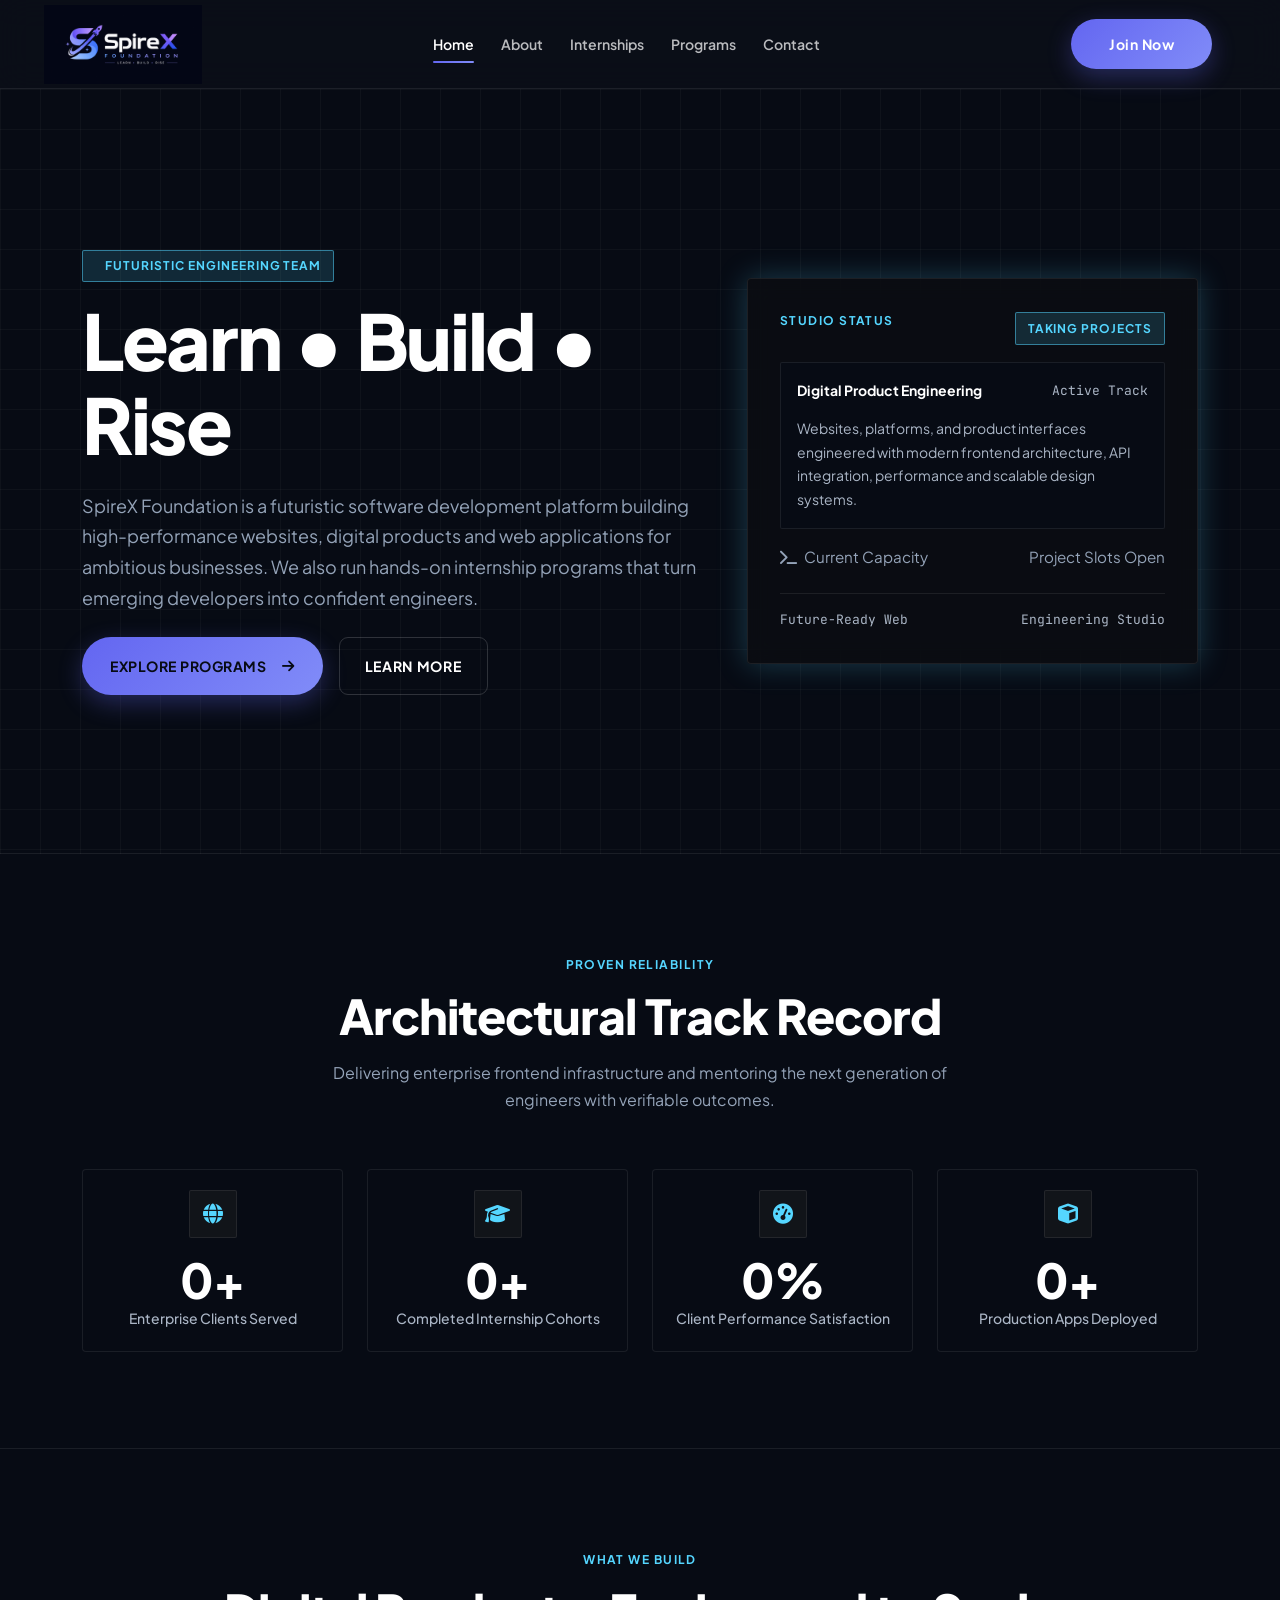
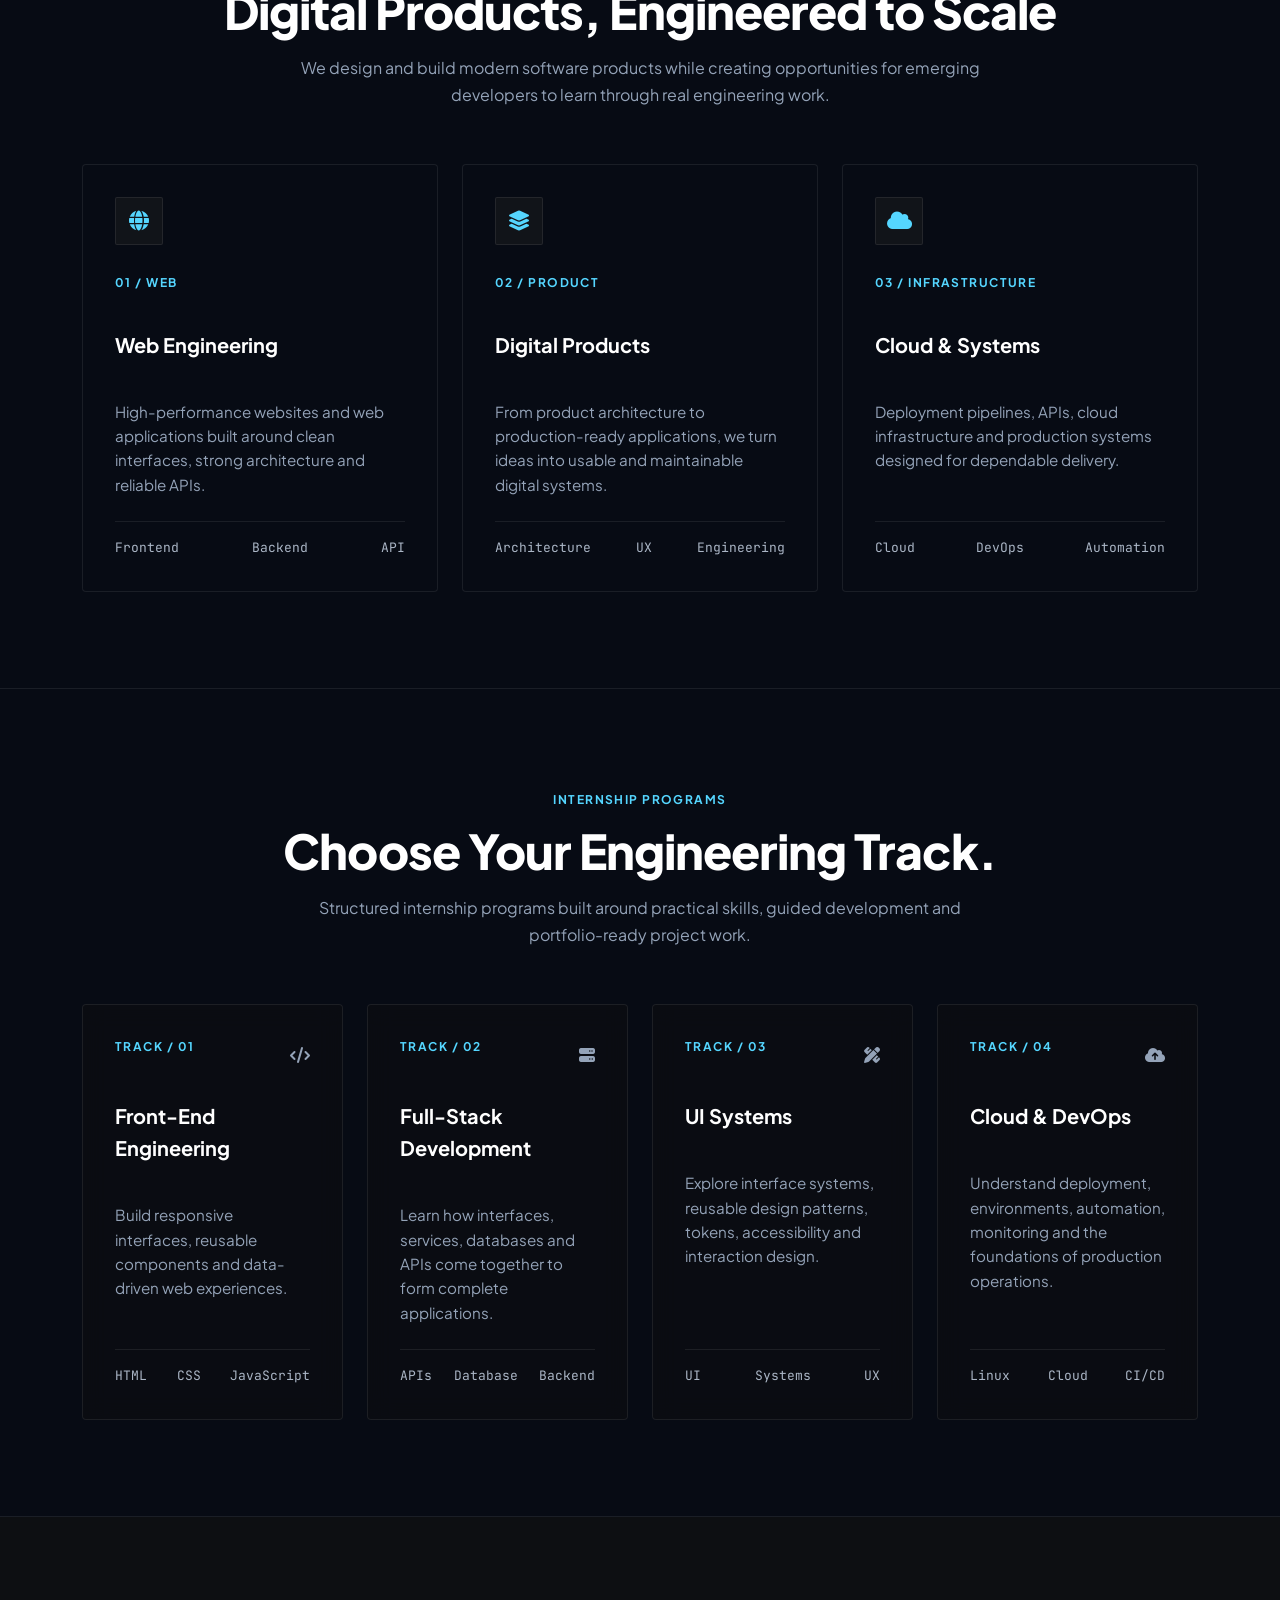
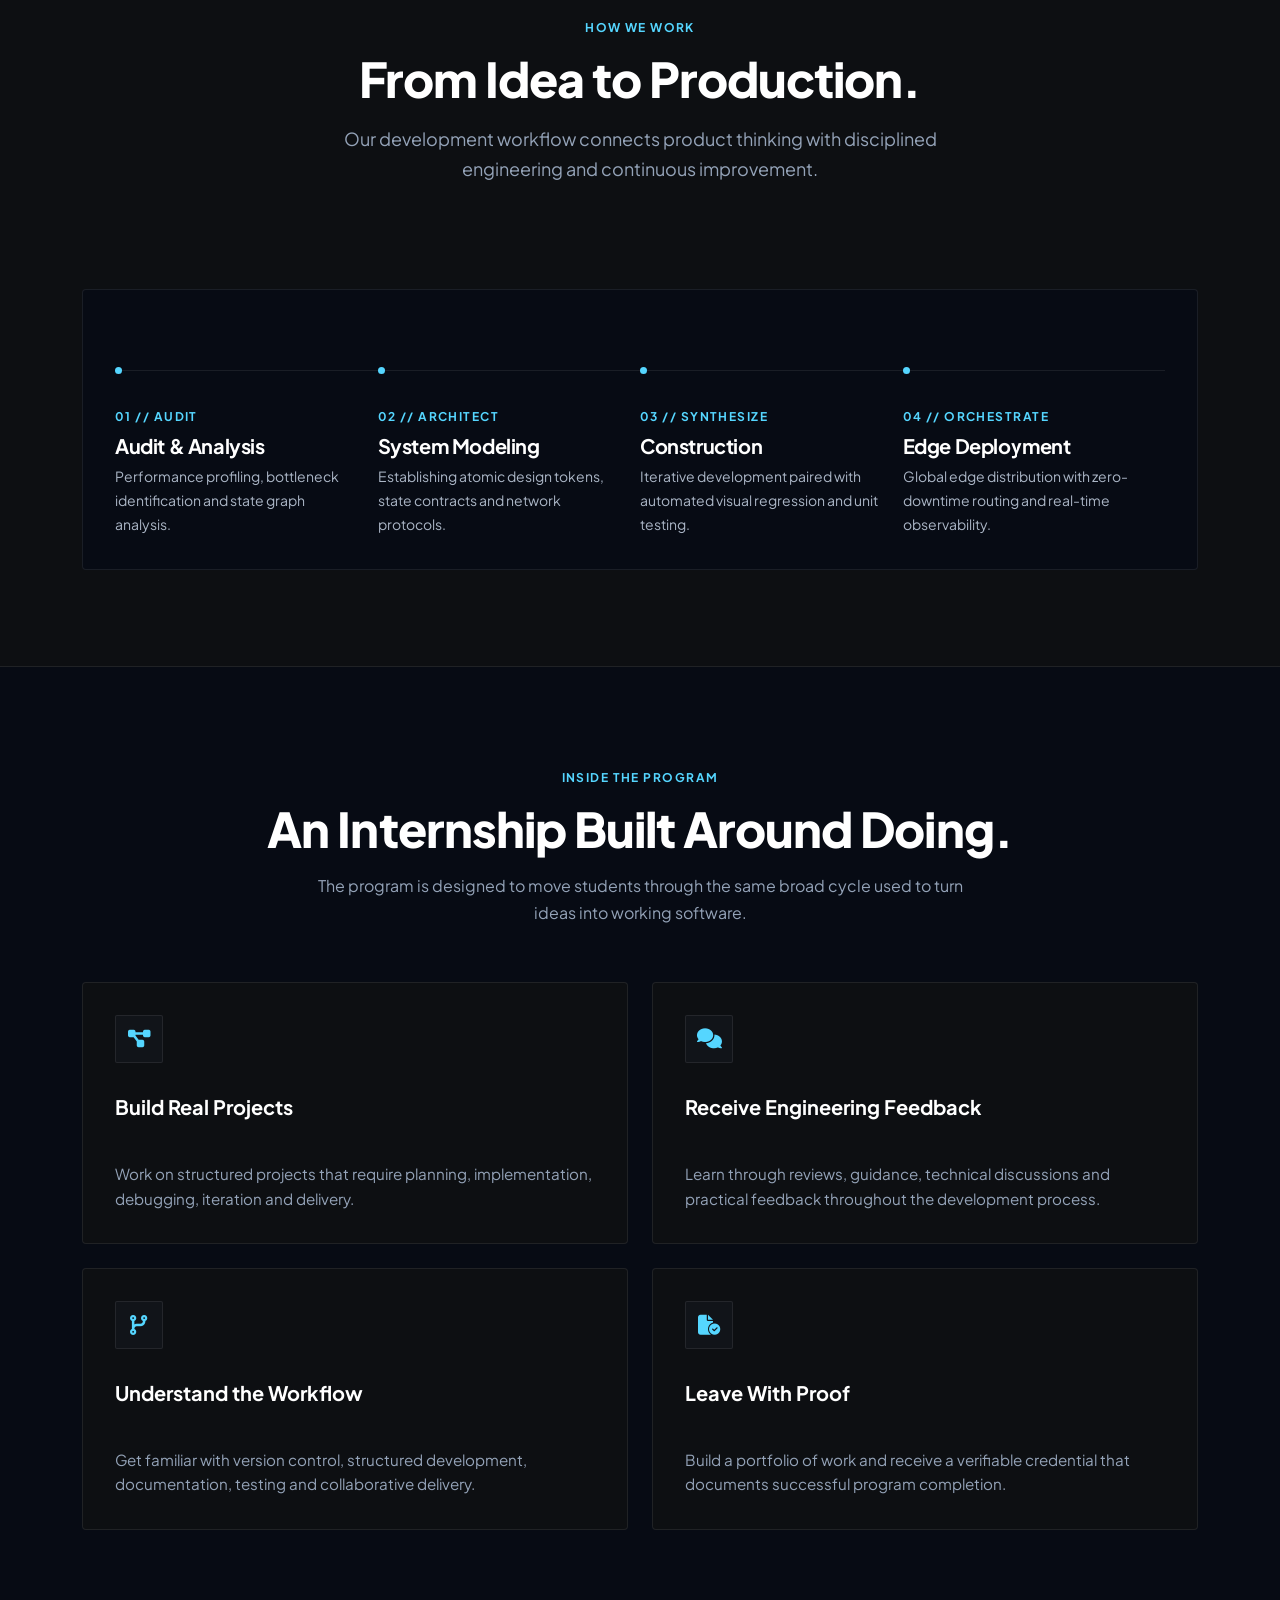
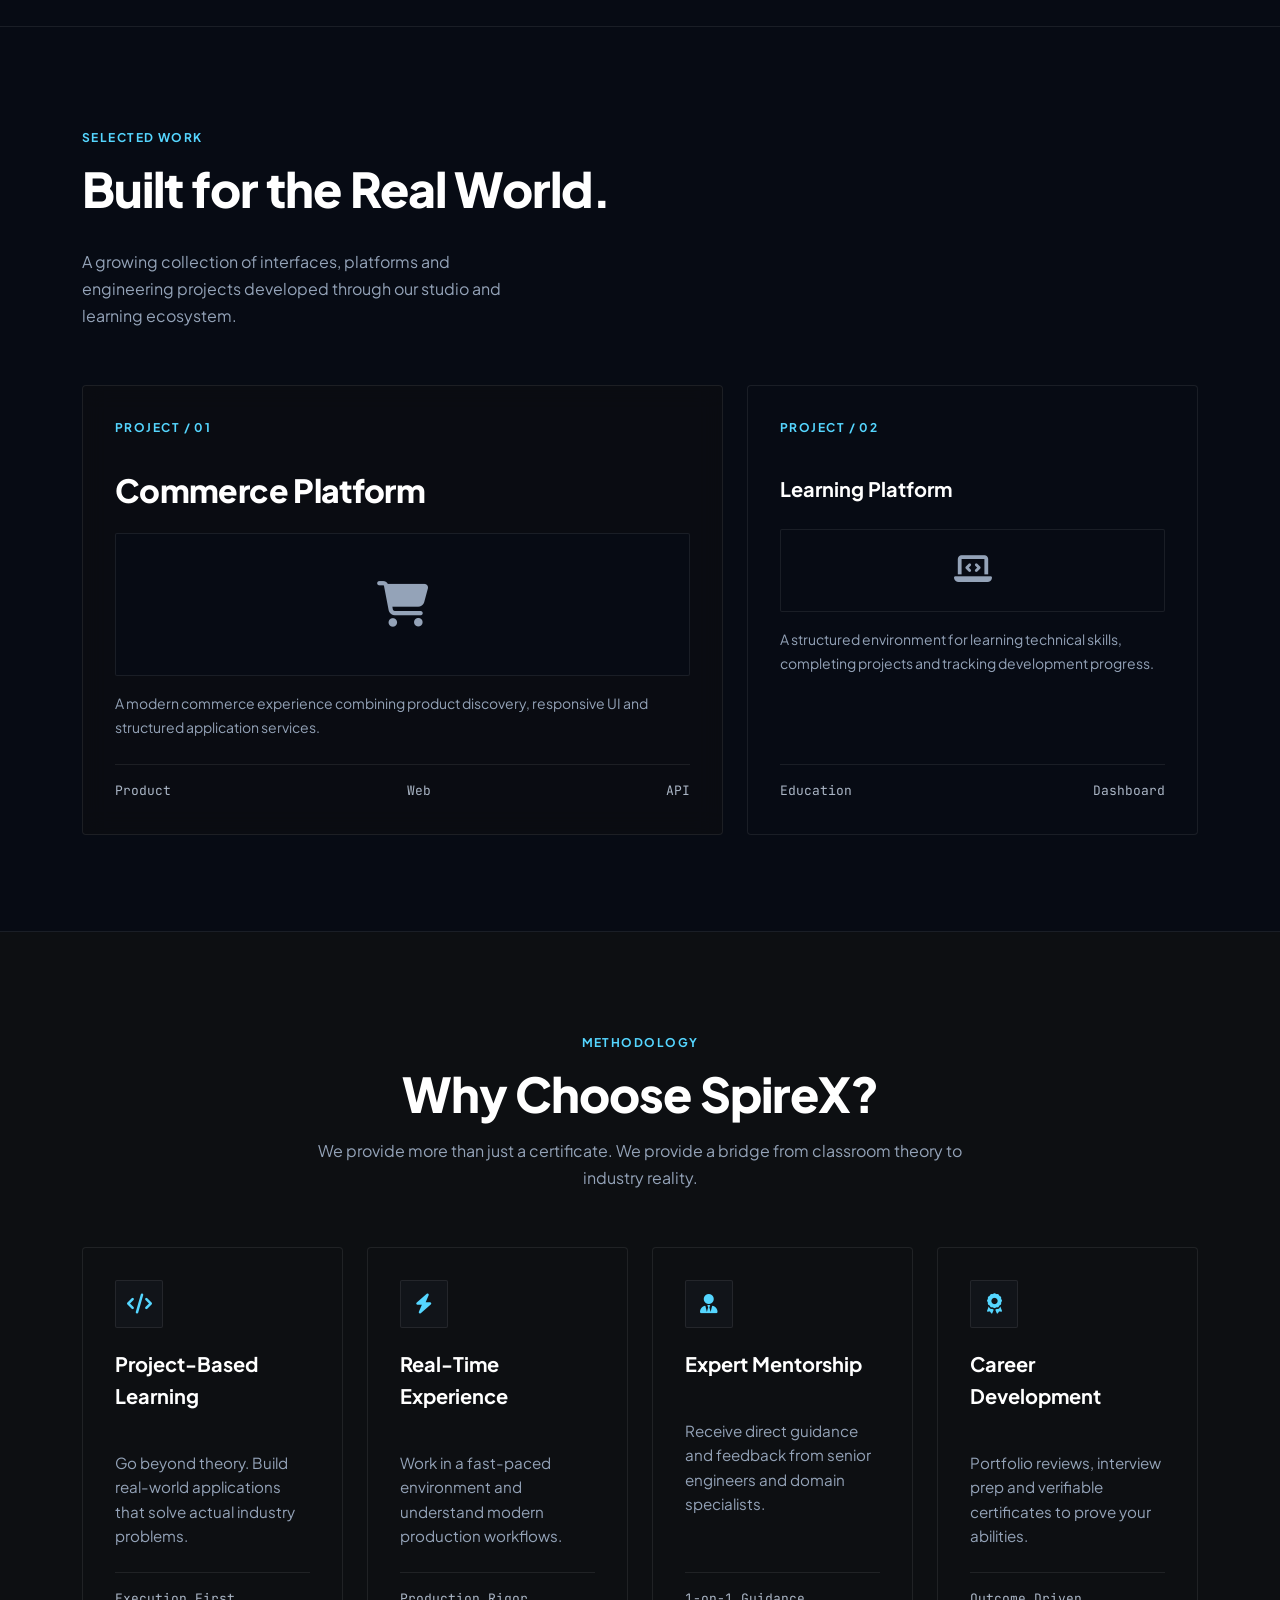
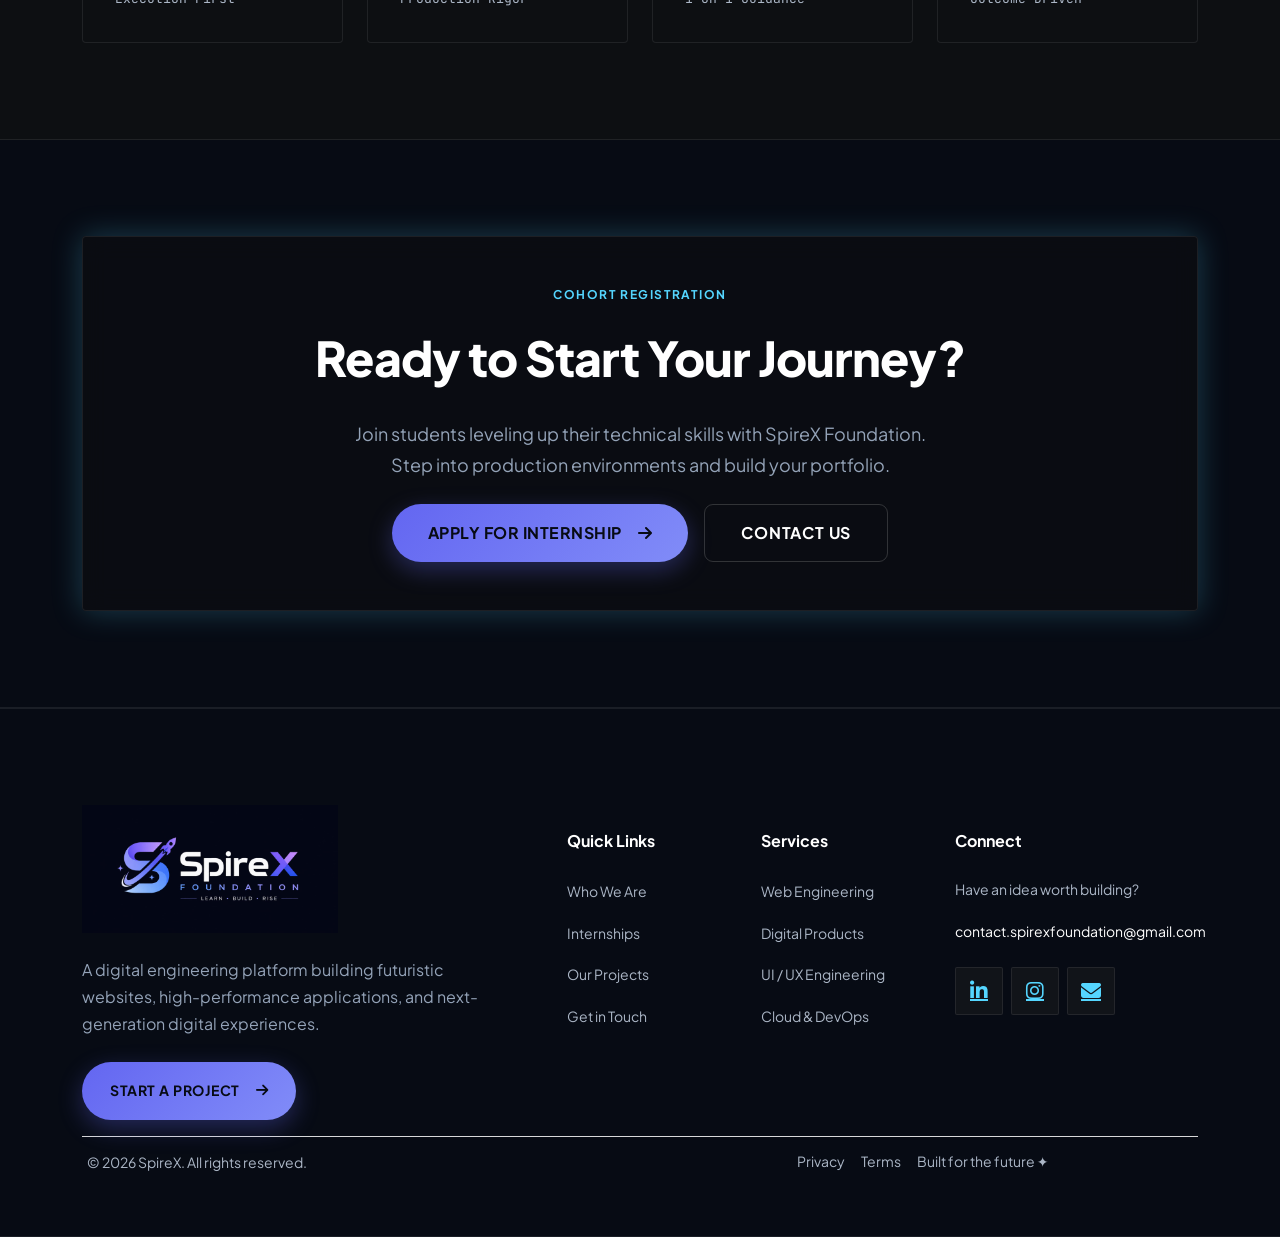
<file: index.html>
<!doctype html>
<html lang="en">
<head>
	<meta charset="utf-8">
	<meta name="viewport" content="width=device-width, initial-scale=1">
	<meta http-equiv="refresh" content="0; url=public/">
	<title>Redirecting...</title>
	<script>window.location.replace('public/');</script>
</head>
<body>
	<p>Redirecting to the site… <a href="public/">Continue</a></p>
</body>
</html>
</file>
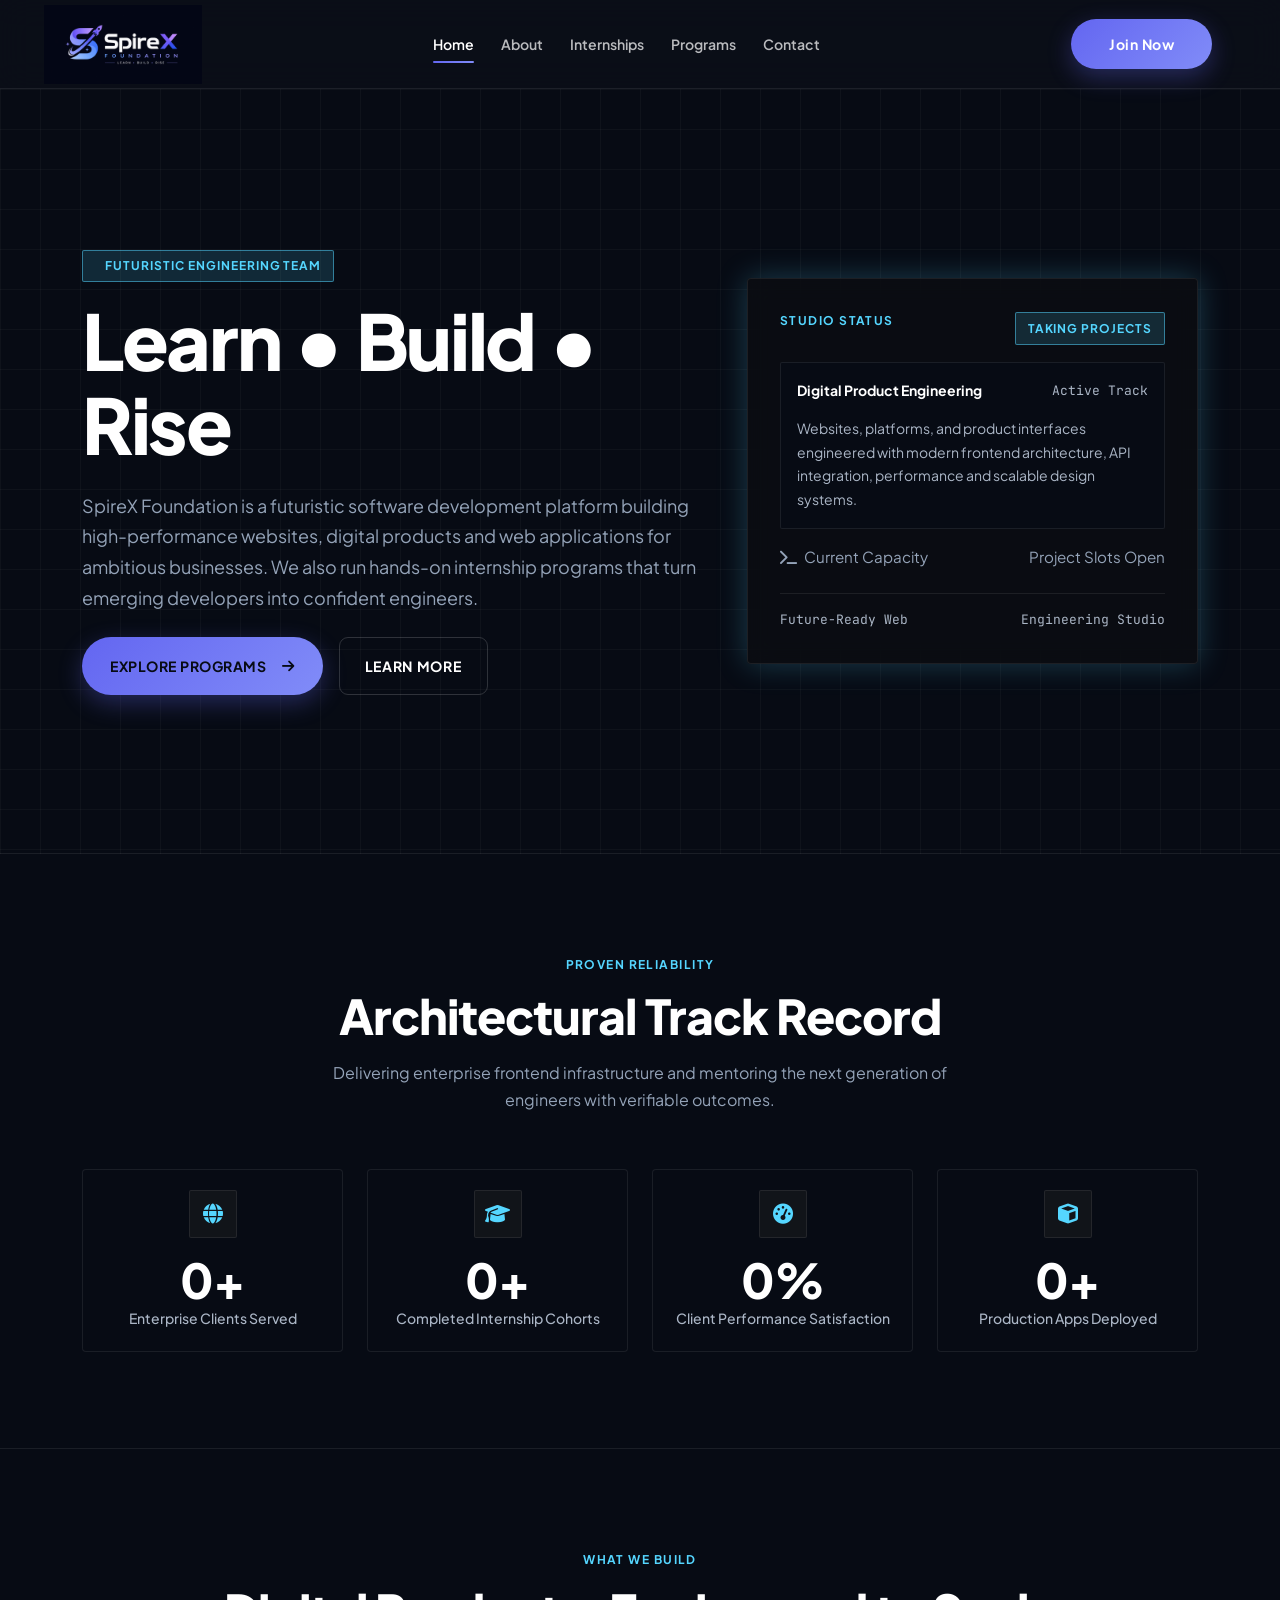
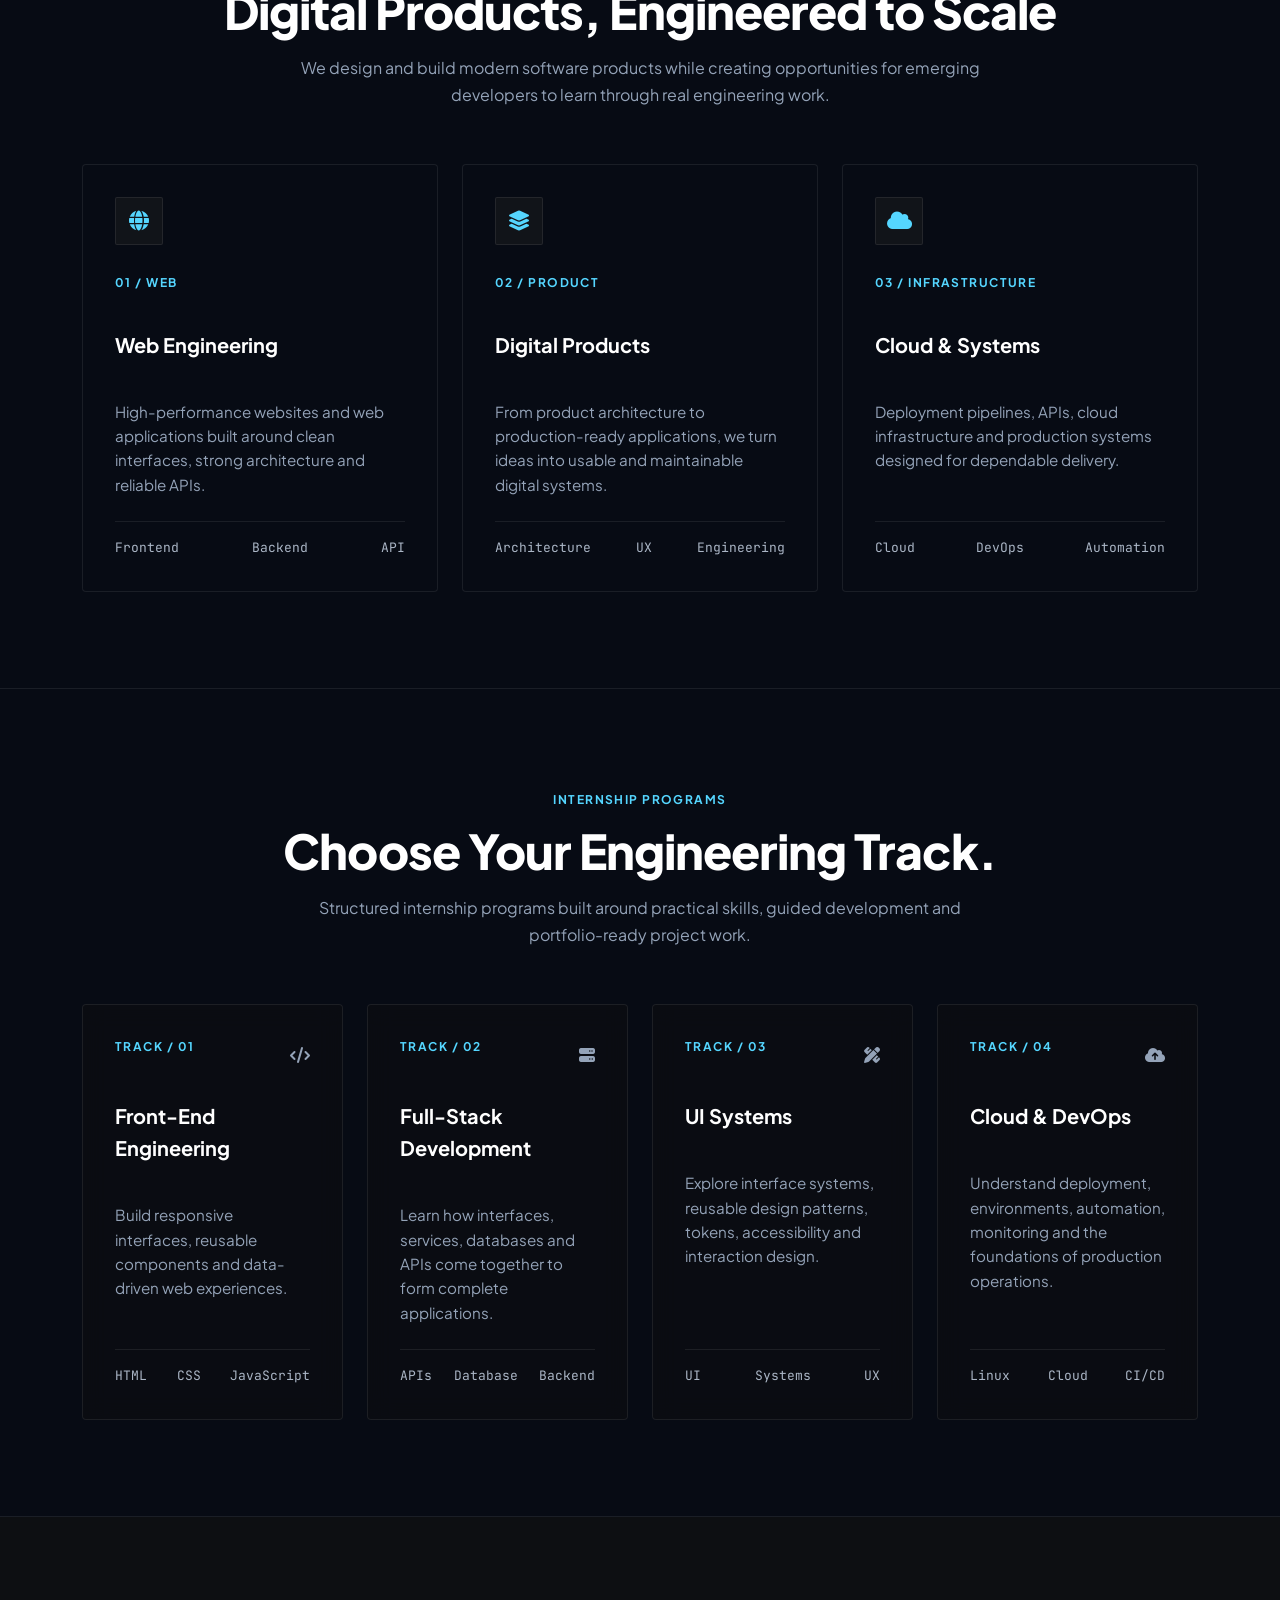
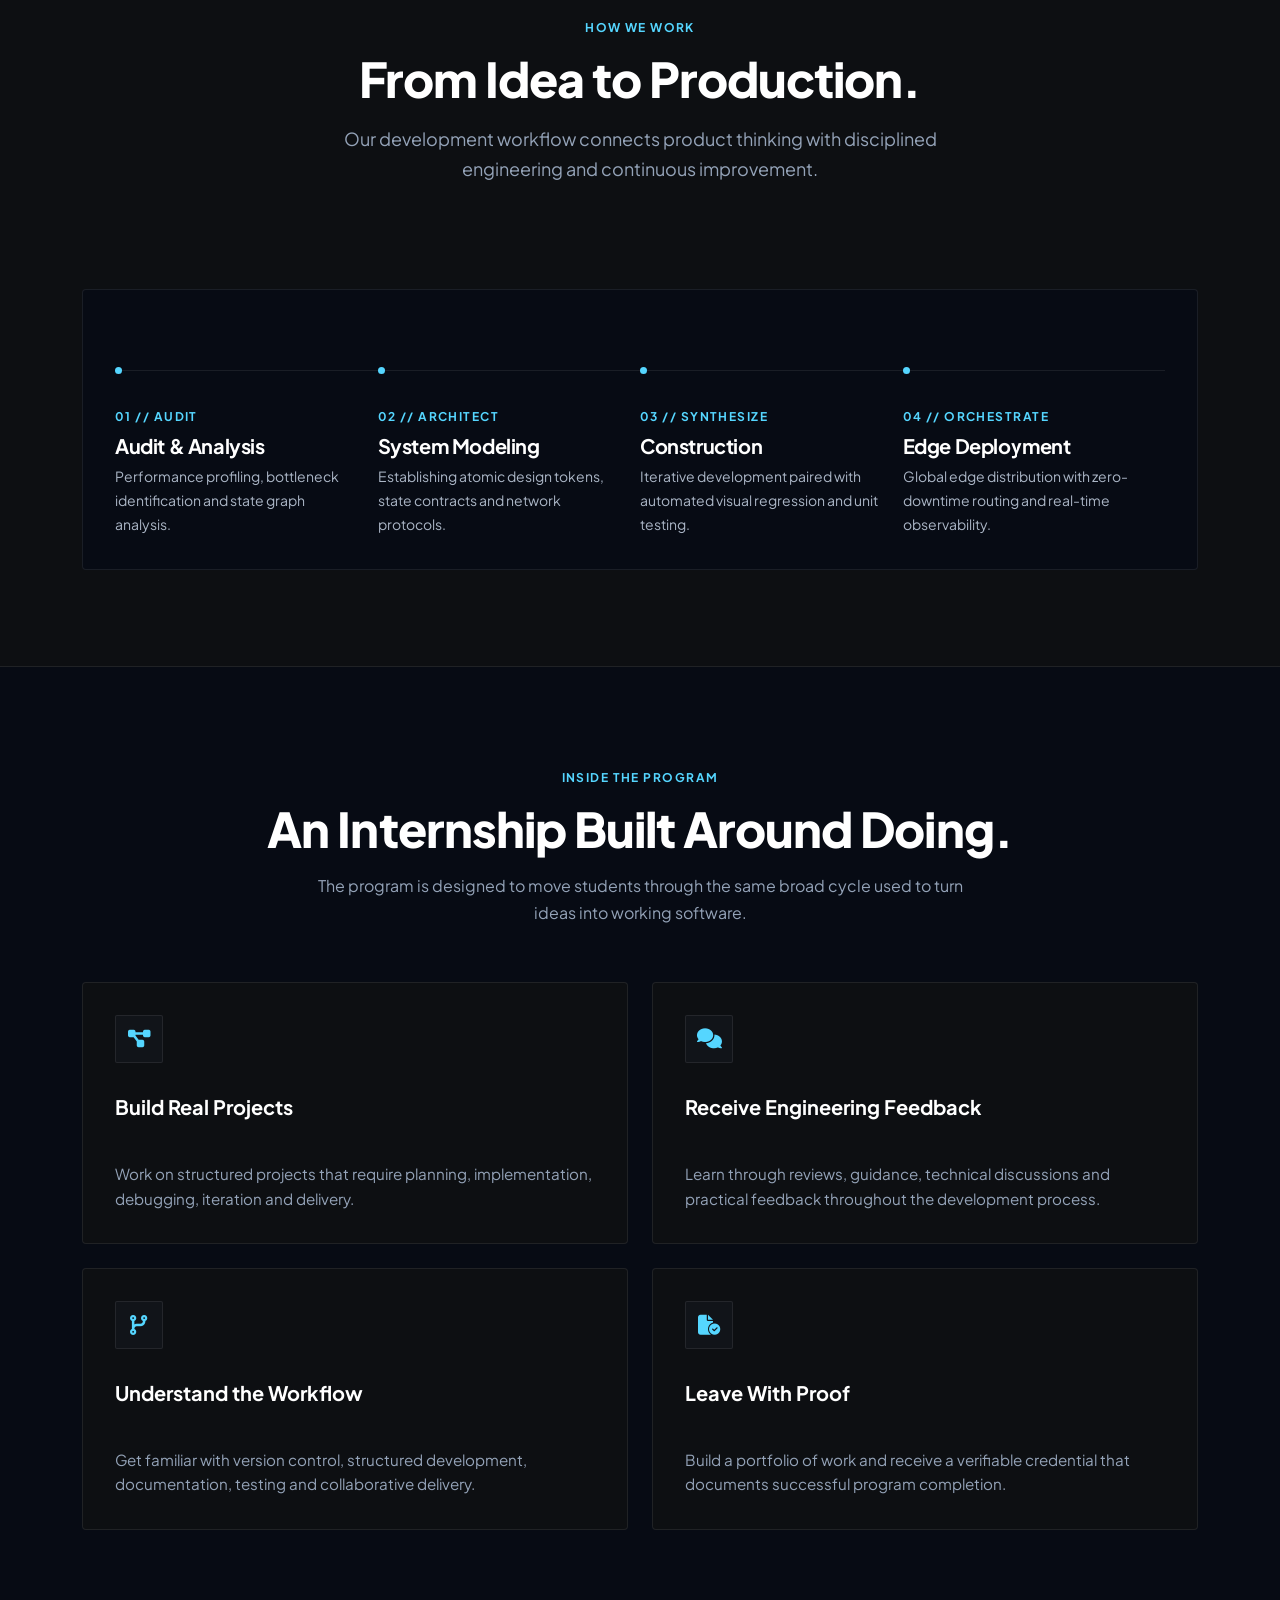
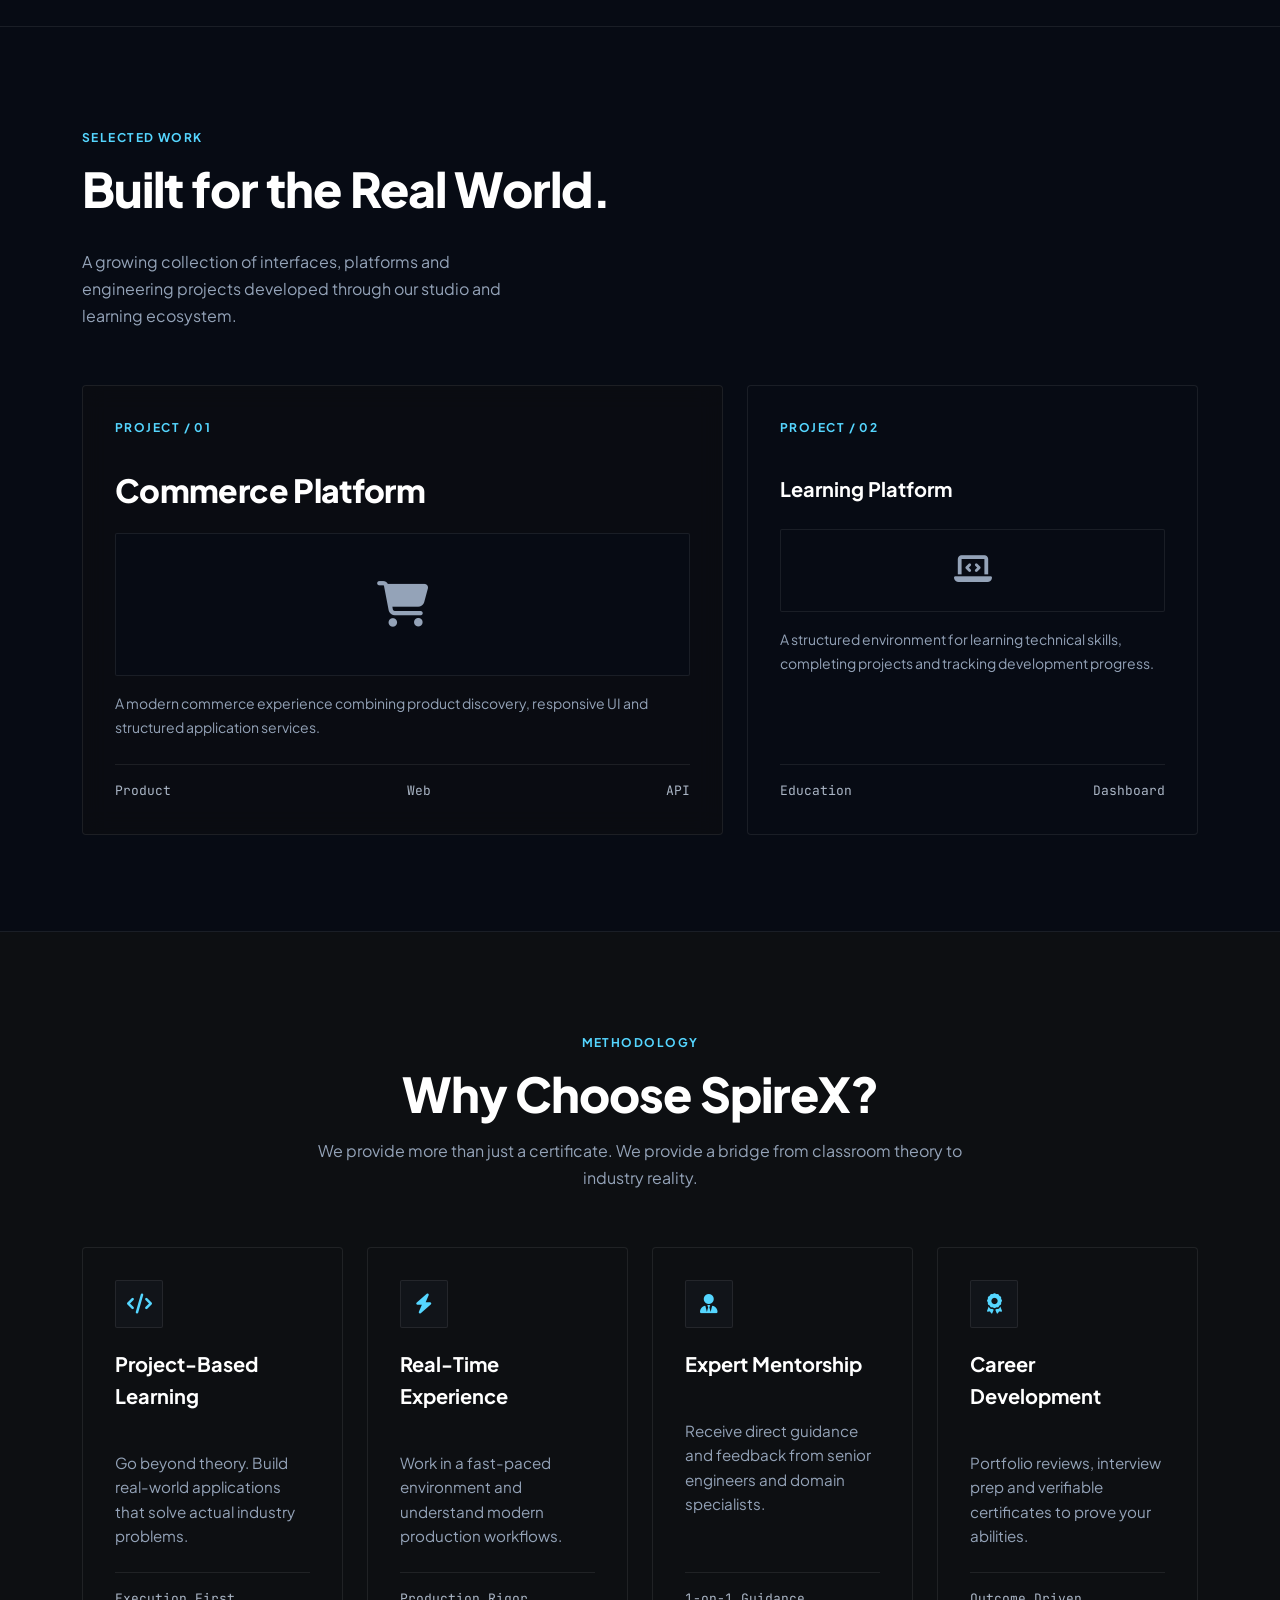
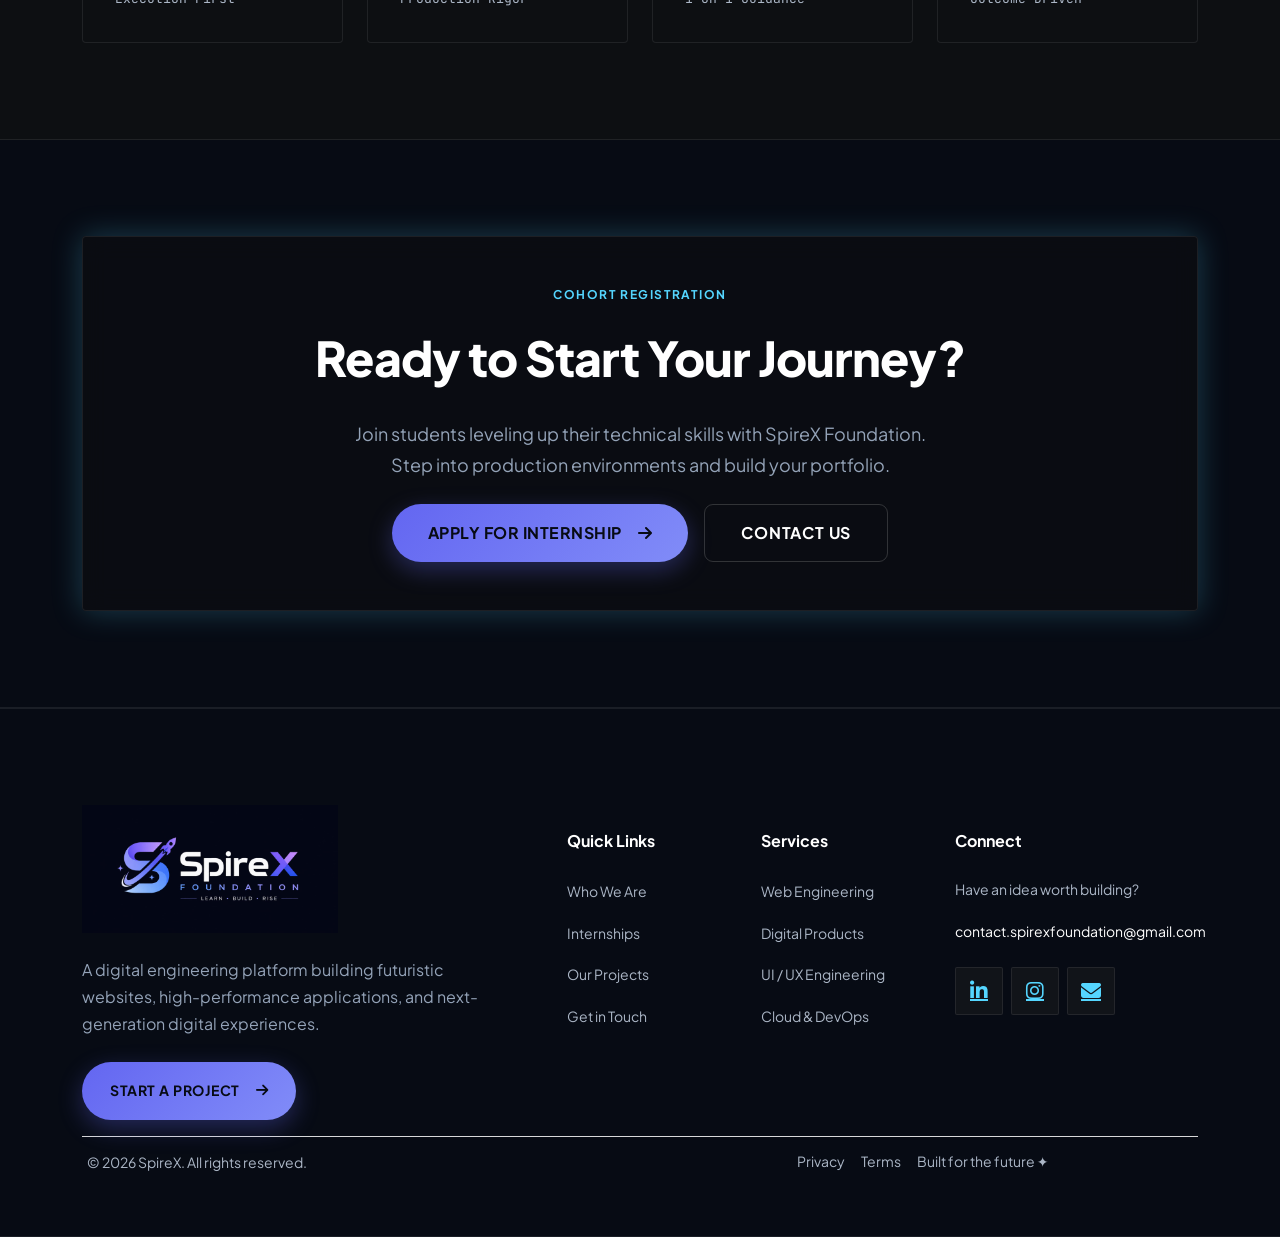
<file: public/index.html>
<!doctype html>
<html lang="en">

<head>
    <meta charset="UTF-8" />
    <meta name="viewport" content="width=device-width, initial-scale=1.0" />
    <title>SpireX Foundation</title>
    <meta name="description"
        content="SpireX Foundation runs remote, project-based internships for students and recent graduates, with mentor support and a verifiable digital certificate on completion." />

    <link rel="stylesheet" href="https://cdnjs.cloudflare.com/ajax/libs/font-awesome/6.5.1/css/all.min.css" />

    <link rel="stylesheet" href="css/home/layout.css" />

    <link rel="stylesheet" href="css/home/style.css" />
    <link rel="stylesheet" href="css/navbar.css" />
</head>

<body>
    <div id="navbar-container"></div>

    <section class="section grid-bg" data-section="hero" id="hero">
        <div class="container">
            <div class="row align-items-center gy-5">
                <div class="col-lg-7">
                    <div class="head mb-0">
                        <span class="badge badge-primary mb-3">
                            <i class="fa-solid fa-sparkles me-1"></i> Futuristic Engineering
                            Team
                        </span>
                        <h1 class="heading heading-xl text-bright">
                            Learn <span class="text-dim">•</span> Build
                            <span class="text-dim">•</span> Rise
                        </h1>
                        <p class="text text-lg text-muted my-4">
                            SpireX Foundation is a futuristic software development platform
                            building high-performance websites, digital products and web
                            applications for ambitious businesses. We also run hands-on
                            internship programs that turn emerging developers into confident
                            engineers.
                        </p>
                    </div>

                    <div class="d-flex flex-wrap gap-3 mt-4">
                        <a href="programs.html" class="btn btn-primary">
                            Explore Programs <i class="fa-solid fa-arrow-right ms-2"></i>
                        </a>
                        <a href="about.html" class="btn btn-outline">Learn More</a>
                    </div>
                </div>

                <div class="col-lg-5">
                    <div class="card card-glass glow">
                        <div class="head d-flex flex-row justify-content-between align-items-center mb-3">
                            <span class="label">Studio Status</span>
                            <span class="badge badge-primary">Taking Projects</span>
                        </div>

                        <div class="body">
                            <div class="p-3 mb-3" style="
                    background: var(--bg-primary);
                    border: 1px solid var(--border-subtle);
                    border-radius: var(--radius-sm);
                  ">
                                <div class="d-flex align-items-center justify-content-between mb-2">
                                    <span class="text text-sm text-bright text-bold">Digital Product Engineering</span>
                                    <span class="tag">Active Track</span>
                                </div>
                                <p class="text text-sm text-dim mb-0">
                                    Websites, platforms, and product interfaces engineered with
                                    modern frontend architecture, API integration, performance
                                    and scalable design systems.
                                </p>
                            </div>

                            <div class="d-flex justify-content-between text-dim text-sm pt-2">
                                <span><i class="fa-solid fa-terminal me-1 text-dim"></i> Current
                                    Capacity</span>
                                <span class="text-bright text-bold">Project Slots Open</span>
                            </div>
                        </div>

                        <div class="foot d-flex justify-content-between">
                            <span class="tag">Future-Ready Web</span>
                            <span class="tag">Engineering Studio</span>
                        </div>
                    </div>
                </div>
            </div>
        </div>
    </section>

    <section class="section section-dark" data-section="metrics" id="metrics">
        <div class="container">
            <div class="head text-center">
                <span class="label">Proven Reliability</span>
                <h2 class="heading heading-lg">Architectural Track Record</h2>
                <p class="text text-muted mx-auto">
                    Delivering enterprise frontend infrastructure and mentoring the next
                    generation of engineers with verifiable outcomes.
                </p>
            </div>

            <div class="row g-4">
                <div class="col-12 col-md-6 col-lg-3">
                    <div class="card card-sm card-dark text-center hover-glow">
                        <div class="icon-box mx-auto mb-3">
                            <i class="fa-solid fa-globe"></i>
                        </div>
                        <h3 class="heading heading-lg text-bright">0+</h3>
                        <span class="text text-sm text-dim text-medium">Enterprise Clients Served</span>
                    </div>
                </div>

                <div class="col-12 col-md-6 col-lg-3">
                    <div class="card card-sm card-dark text-center hover-glow">
                        <div class="icon-box mx-auto mb-3">
                            <i class="fa-solid fa-graduation-cap"></i>
                        </div>
                        <h3 class="heading heading-lg text-bright">0+</h3>
                        <span class="text text-sm text-dim text-medium">Completed Internship Cohorts</span>
                    </div>
                </div>

                <div class="col-12 col-md-6 col-lg-3">
                    <div class="card card-sm card-dark text-center hover-glow">
                        <div class="icon-box mx-auto mb-3">
                            <i class="fa-solid fa-gauge-high"></i>
                        </div>
                        <h3 class="heading heading-lg text-bright">0%</h3>
                        <span class="text text-sm text-dim text-medium">Client Performance Satisfaction</span>
                    </div>
                </div>

                <div class="col-12 col-md-6 col-lg-3">
                    <div class="card card-sm card-dark text-center hover-glow">
                        <div class="icon-box mx-auto mb-3">
                            <i class="fa-solid fa-cube"></i>
                        </div>
                        <h3 class="heading heading-lg text-bright">0+</h3>
                        <span class="text text-sm text-dim text-medium">Production Apps Deployed</span>
                    </div>
                </div>
            </div>
        </div>
    </section>

    <section class="section" data-section="services" id="services">
        <div class="container">
            <div class="head text-center">
                <span class="label">What We Build</span>
                <h2 class="heading heading-lg text-bright">
                    Digital Products, Engineered to Scale
                </h2>
                <p class="text text-muted mx-auto">
                    We design and build modern software products while creating
                    opportunities for emerging developers to learn through real
                    engineering work.
                </p>
            </div>

            <div class="row g-4">
                <div class="col-md-6 col-lg-4">
                    <div class="card card-dark hover-lift h-100">
                        <div class="head">
                            <div class="icon-box mb-3">
                                <i class="fa-solid fa-globe"></i>
                            </div>
                            <span class="label">01 / Web</span>
                            <h3 class="title mt-2">Web Engineering</h3>
                        </div>
                        <div class="body">
                            <p>
                                High-performance websites and web applications built around
                                clean interfaces, strong architecture and reliable APIs.
                            </p>
                        </div>
                        <div class="foot">
                            <span class="tag">Frontend</span>
                            <span class="tag">Backend</span>
                            <span class="tag">API</span>
                        </div>
                    </div>
                </div>

                <div class="col-md-6 col-lg-4">
                    <div class="card card-dark hover-lift h-100">
                        <div class="head">
                            <div class="icon-box mb-3">
                                <i class="fa-solid fa-layer-group"></i>
                            </div>
                            <span class="label">02 / Product</span>
                            <h3 class="title mt-2">Digital Products</h3>
                        </div>
                        <div class="body">
                            <p>
                                From product architecture to production-ready applications, we
                                turn ideas into usable and maintainable digital systems.
                            </p>
                        </div>
                        <div class="foot">
                            <span class="tag">Architecture</span>
                            <span class="tag">UX</span>
                            <span class="tag">Engineering</span>
                        </div>
                    </div>
                </div>

                <div class="col-md-6 col-lg-4">
                    <div class="card card-dark hover-lift h-100">
                        <div class="head">
                            <div class="icon-box mb-3">
                                <i class="fa-solid fa-cloud"></i>
                            </div>
                            <span class="label">03 / Infrastructure</span>
                            <h3 class="title mt-2">Cloud & Systems</h3>
                        </div>
                        <div class="body">
                            <p>
                                Deployment pipelines, APIs, cloud infrastructure and
                                production systems designed for dependable delivery.
                            </p>
                        </div>
                        <div class="foot">
                            <span class="tag">Cloud</span>
                            <span class="tag">DevOps</span>
                            <span class="tag">Automation</span>
                        </div>
                    </div>
                </div>
            </div>
        </div>
    </section>

    <section class="section section-dark" data-section="internship-tracks" id="programs">
        <div class="container">
            <div class="head text-center">
                <span class="label">Internship Programs</span>
                <h2 class="heading heading-lg text-bright">
                    Choose Your Engineering Track.
                </h2>
                <p class="text text-muted mx-auto">
                    Structured internship programs built around practical skills, guided
                    development and portfolio-ready project work.
                </p>
            </div>

            <div class="row g-4">
                <div class="col-md-6 col-lg-3">
                    <div class="card card-glass h-100">
                        <div class="head">
                            <div class="d-flex justify-content-between align-items-center mb-3">
                                <span class="label">TRACK / 01</span>
                                <i class="fa-solid fa-code text-bright"></i>
                            </div>
                            <h3 class="title">Front-End Engineering</h3>
                        </div>
                        <div class="body">
                            <p>
                                Build responsive interfaces, reusable components and
                                data-driven web experiences.
                            </p>
                        </div>
                        <div class="foot">
                            <span class="tag">HTML</span>
                            <span class="tag">CSS</span>
                            <span class="tag">JavaScript</span>
                        </div>
                    </div>
                </div>

                <div class="col-md-6 col-lg-3">
                    <div class="card card-glass h-100">
                        <div class="head">
                            <div class="d-flex justify-content-between align-items-center mb-3">
                                <span class="label">TRACK / 02</span>
                                <i class="fa-solid fa-server text-bright"></i>
                            </div>
                            <h3 class="title">Full-Stack Development</h3>
                        </div>
                        <div class="body">
                            <p>
                                Learn how interfaces, services, databases and APIs come
                                together to form complete applications.
                            </p>
                        </div>
                        <div class="foot">
                            <span class="tag">APIs</span>
                            <span class="tag">Database</span>
                            <span class="tag">Backend</span>
                        </div>
                    </div>
                </div>

                <div class="col-md-6 col-lg-3">
                    <div class="card card-glass h-100">
                        <div class="head">
                            <div class="d-flex justify-content-between align-items-center mb-3">
                                <span class="label">TRACK / 03</span>
                                <i class="fa-solid fa-pen-ruler text-bright"></i>
                            </div>
                            <h3 class="title">UI Systems</h3>
                        </div>
                        <div class="body">
                            <p>
                                Explore interface systems, reusable design patterns, tokens,
                                accessibility and interaction design.
                            </p>
                        </div>
                        <div class="foot">
                            <span class="tag">UI</span>
                            <span class="tag">Systems</span>
                            <span class="tag">UX</span>
                        </div>
                    </div>
                </div>

                <div class="col-md-6 col-lg-3">
                    <div class="card card-glass h-100">
                        <div class="head">
                            <div class="d-flex justify-content-between align-items-center mb-3">
                                <span class="label">TRACK / 04</span>
                                <i class="fa-solid fa-cloud-arrow-up text-bright"></i>
                            </div>
                            <h3 class="title">Cloud & DevOps</h3>
                        </div>
                        <div class="body">
                            <p>
                                Understand deployment, environments, automation, monitoring
                                and the foundations of production operations.
                            </p>
                        </div>
                        <div class="foot">
                            <span class="tag">Linux</span>
                            <span class="tag">Cloud</span>
                            <span class="tag">CI/CD</span>
                        </div>
                    </div>
                </div>
            </div>
        </div>
    </section>

    <section class="section section-alt" data-section="workflow" id="workflow">
        <div class="container">
            <div class="row align-items-center g-5">
                <div class="col-12">
                    <div class="head text-center">
                        <span class="label">How We Work</span>
                        <h2 class="heading heading-lg text-bright">
                            From Idea to Production.
                        </h2>
                        <p class="text text-lg text-muted mx-auto">
                            Our development workflow connects product thinking with
                            disciplined engineering and continuous improvement.
                        </p>
                    </div>
                </div>

                <div class="col-12">
                    <div class="card card-dark">
                        <div class="body">
                            <div class="pipeline pipeline-horizontal mt-5">
                                <div class="item">
                                    <span class="label text-bright">01 // AUDIT</span>
                                    <h4 class="heading heading-sm mt-2 text-bright">
                                        Audit & Analysis
                                    </h4>
                                    <p class="text text-sm text-dim mt-2">
                                        Performance profiling, bottleneck identification and state
                                        graph analysis.
                                    </p>
                                </div>

                                <div class="item">
                                    <span class="label text-bright">02 // ARCHITECT</span>
                                    <h4 class="heading heading-sm mt-2 text-bright">
                                        System Modeling
                                    </h4>
                                    <p class="text text-sm text-dim mt-2">
                                        Establishing atomic design tokens, state contracts and
                                        network protocols.
                                    </p>
                                </div>

                                <div class="item">
                                    <span class="label text-bright">03 // SYNTHESIZE</span>
                                    <h4 class="heading heading-sm mt-2 text-bright">
                                        Construction
                                    </h4>
                                    <p class="text text-sm text-dim mt-2">
                                        Iterative development paired with automated visual
                                        regression and unit testing.
                                    </p>
                                </div>

                                <div class="item">
                                    <span class="label text-bright">04 // ORCHESTRATE</span>
                                    <h4 class="heading heading-sm mt-2 text-bright">
                                        Edge Deployment
                                    </h4>
                                    <p class="text text-sm text-dim mt-2">
                                        Global edge distribution with zero-downtime routing and
                                        real-time observability.
                                    </p>
                                </div>
                            </div>
                        </div>
                    </div>
                </div>
            </div>
        </div>
    </section>

    <section class="section" data-section="internship-experience" id="experience">
        <div class="container">
            <div class="head text-center">
                <span class="label">Inside the Program</span>
                <h2 class="heading heading-lg text-bright">
                    An Internship Built Around Doing.
                </h2>
                <p class="text text-muted mx-auto">
                    The program is designed to move students through the same broad
                    cycle used to turn ideas into working software.
                </p>
            </div>

            <div class="row g-4">
                <div class="col-md-6">
                    <div class="card hover-lift h-100">
                        <div class="head">
                            <div class="icon-box mb-3">
                                <i class="fa-solid fa-diagram-project"></i>
                            </div>
                            <h3 class="title">Build Real Projects</h3>
                        </div>
                        <div class="body">
                            <p>
                                Work on structured projects that require planning,
                                implementation, debugging, iteration and delivery.
                            </p>
                        </div>
                    </div>
                </div>

                <div class="col-md-6">
                    <div class="card hover-lift h-100">
                        <div class="head">
                            <div class="icon-box mb-3">
                                <i class="fa-solid fa-comments"></i>
                            </div>
                            <h3 class="title">Receive Engineering Feedback</h3>
                        </div>
                        <div class="body">
                            <p>
                                Learn through reviews, guidance, technical discussions and
                                practical feedback throughout the development process.
                            </p>
                        </div>
                    </div>
                </div>

                <div class="col-md-6">
                    <div class="card hover-lift h-100">
                        <div class="head">
                            <div class="icon-box mb-3">
                                <i class="fa-solid fa-code-branch"></i>
                            </div>
                            <h3 class="title">Understand the Workflow</h3>
                        </div>
                        <div class="body">
                            <p>
                                Get familiar with version control, structured development,
                                documentation, testing and collaborative delivery.
                            </p>
                        </div>
                    </div>
                </div>

                <div class="col-md-6">
                    <div class="card hover-lift h-100">
                        <div class="head">
                            <div class="icon-box mb-3">
                                <i class="fa-solid fa-file-circle-check"></i>
                            </div>
                            <h3 class="title">Leave With Proof</h3>
                        </div>
                        <div class="body">
                            <p>
                                Build a portfolio of work and receive a verifiable credential
                                that documents successful program completion.
                            </p>
                        </div>
                    </div>
                </div>
            </div>
        </div>
    </section>

    <section class="section section-dark" data-section="selected-work" id="work">
        <div class="container">
            <div class="head d-flex flex-column flex-md-row justify-content-between align-items-md-end gap-3">
                <div>
                    <span class="label">Selected Work</span>
                    <h2 class="heading heading-lg text-bright mb-0">
                        Built for the Real World.
                    </h2>
                </div>
                <p class="text text-muted mb-0" style="max-width: 420px">
                    A growing collection of interfaces, platforms and engineering
                    projects developed through our studio and learning ecosystem.
                </p>
            </div>

            <div class="row g-4">
                <div class="col-lg-7">
                    <div class="card card-glass hover-lift h-100">
                        <div class="head">
                            <span class="label">PROJECT / 01</span>
                            <h3 class="heading heading-md text-bright mt-2">
                                Commerce Platform
                            </h3>
                        </div>
                        <div class="body">
                            <div class="p-5 text-center mb-3" style="
                    background: var(--bg-primary);
                    border: 1px solid var(--border-subtle);
                    border-radius: var(--radius-sm);
                  ">
                                <i class="fa-solid fa-cart-shopping fa-3x text-bright"></i>
                            </div>
                            <p class="text text-sm text-muted mb-0">
                                A modern commerce experience combining product discovery,
                                responsive UI and structured application services.
                            </p>
                        </div>
                        <div class="foot">
                            <span class="tag">Product</span>
                            <span class="tag">Web</span>
                            <span class="tag">API</span>
                        </div>
                    </div>
                </div>

                <div class="col-lg-5">
                    <div class="card card-dark hover-lift h-100">
                        <div class="head">
                            <span class="label">PROJECT / 02</span>
                            <h3 class="title mt-2">Learning Platform</h3>
                        </div>
                        <div class="body">
                            <div class="p-4 text-center mb-3" style="
                    background: var(--bg-primary);
                    border: 1px solid var(--border-subtle);
                    border-radius: var(--radius-sm);
                  ">
                                <i class="fa-solid fa-laptop-code fa-2x text-bright"></i>
                            </div>
                            <p class="text text-sm text-muted mb-0">
                                A structured environment for learning technical skills,
                                completing projects and tracking development progress.
                            </p>
                        </div>
                        <div class="foot">
                            <span class="tag">Education</span>
                            <span class="tag">Dashboard</span>
                        </div>
                    </div>
                </div>
            </div>
        </div>
    </section>

    <section class="section section-alt" data-section="why-us" id="why-us">
        <div class="container">
            <div class="head text-center">
                <span class="label">Methodology</span>
                <h2 class="heading heading-lg">Why Choose SpireX?</h2>
                <p class="text text-muted mx-auto">
                    We provide more than just a certificate. We provide a bridge from
                    classroom theory to industry reality.
                </p>
            </div>

            <div class="row g-4">
                <div class="col-md-6 col-lg-3">
                    <div class="card hover-lift">
                        <div class="head">
                            <div class="icon-box mb-2">
                                <i class="fa-solid fa-code"></i>
                            </div>
                            <h3 class="title">Project-Based Learning</h3>
                        </div>
                        <div class="body">
                            <p>
                                Go beyond theory. Build real-world applications that solve
                                actual industry problems.
                            </p>
                        </div>
                        <div class="foot">
                            <span class="tag">Execution First</span>
                        </div>
                    </div>
                </div>

                <div class="col-md-6 col-lg-3">
                    <div class="card hover-lift">
                        <div class="head">
                            <div class="icon-box mb-2">
                                <i class="fa-solid fa-bolt"></i>
                            </div>
                            <h3 class="title">Real-Time Experience</h3>
                        </div>
                        <div class="body">
                            <p>
                                Work in a fast-paced environment and understand modern
                                production workflows.
                            </p>
                        </div>
                        <div class="foot">
                            <span class="tag">Production Rigor</span>
                        </div>
                    </div>
                </div>

                <div class="col-md-6 col-lg-3">
                    <div class="card hover-lift">
                        <div class="head">
                            <div class="icon-box mb-2">
                                <i class="fa-solid fa-user-tie"></i>
                            </div>
                            <h3 class="title">Expert Mentorship</h3>
                        </div>
                        <div class="body">
                            <p>
                                Receive direct guidance and feedback from senior engineers and
                                domain specialists.
                            </p>
                        </div>
                        <div class="foot">
                            <span class="tag">1-on-1 Guidance</span>
                        </div>
                    </div>
                </div>

                <div class="col-md-6 col-lg-3">
                    <div class="card hover-lift">
                        <div class="head">
                            <div class="icon-box mb-2">
                                <i class="fa-solid fa-award"></i>
                            </div>
                            <h3 class="title">Career Development</h3>
                        </div>
                        <div class="body">
                            <p>
                                Portfolio reviews, interview prep and verifiable certificates
                                to prove your abilities.
                            </p>
                        </div>
                        <div class="foot">
                            <span class="tag">Outcome Driven</span>
                        </div>
                    </div>
                </div>
            </div>
        </div>
    </section>

    <section class="section" data-section="cta" id="cta">
        <div class="container">
            <div class="card card-glass glow text-center p-5">
                <div class="head mb-3">
                    <span class="label">Cohort Registration</span>
                    <h2 class="heading heading-lg">Ready to Start Your Journey?</h2>
                </div>
                <div class="body">
                    <p class="text text-lg text-muted mx-auto mb-4" style="max-width: 600px">
                        Join students leveling up their technical skills with SpireX
                        Foundation. Step into production environments and build your
                        portfolio.
                    </p>
                    <div class="d-flex flex-wrap justify-content-center gap-3">
                        <a href="internships.html" class="btn btn-primary btn-lg">
                            Apply for Internship
                            <i class="fa-solid fa-arrow-right ms-2"></i>
                        </a>
                        <a href="mailto:contact.spirexfoundation@gmail.com" class="btn btn-outline btn-lg">
                            Contact Us
                        </a>
                    </div>
                </div>
            </div>
        </div>
    </section>

    <footer class="section section-dark footer" data-section="footer">
        <div class="container">
            <div class="row g-5 pb-5">
                <div class="col-lg-5 col-md-6">
                    <div class="footer-brand pe-lg-5">
                        <a href="/" class="text-decoration-none">
                            <img src="assets/logo.jpeg" class="site-logo" style="max-height: 8rem" />
                        </a>

                        <p class="text text-muted mb-4">
                            A digital engineering platform building futuristic websites,
                            high-performance applications, and next-generation digital
                            experiences.
                        </p>

                        <a href="programs.html" class="btn btn-primary">
                            Start a Project
                            <i class="fa-solid fa-arrow-right ms-2"></i>
                        </a>
                    </div>
                </div>

                <div class="col-12 col-sm-6 col-md-3 col-lg-2">
                    <div class="footer-links">
                        <h4 class="text text-bright text-bold mb-4">Quick Links</h4>

                        <ul class="list-unstyled mb-0 d-flex flex-column gap-3">
                            <li>
                                <a class="text text-sm text-dim text-decoration-none footer-link" href="about.html">
                                    Who We Are
                                </a>
                            </li>

                            <li>
                                <a class="text text-sm text-dim text-decoration-none footer-link" href="internships.html">
                                    Internships
                                </a>
                            </li>

                            <li>
                                <a class="text text-sm text-dim text-decoration-none footer-link" href="projects.html">
                                    Our Projects
                                </a>
                            </li>

                            <li>
                                <a class="text text-sm text-dim text-decoration-none footer-link" href="mailto:contact.spirexfoundation@gmail.com">
                                    Get in Touch
                                </a>
                            </li>
                        </ul>
                    </div>
                </div>

                <div class="col-12 col-sm-6 col-md-3 col-lg-2">
                    <div class="footer-links">
                        <h4 class="text text-bright text-bold mb-4">Services</h4>

                        <ul class="list-unstyled mb-0 d-flex flex-column gap-3">
                            <li>
                                <a class="text text-sm text-dim text-decoration-none footer-link" href="">
                                    Web Engineering
                                </a>
                            </li>

                            <li>
                                <a class="text text-sm text-dim text-decoration-none footer-link" href="">
                                    Digital Products
                                </a>
                            </li>

                            <li>
                                <a class="text text-sm text-dim text-decoration-none footer-link" href="">
                                    UI / UX Engineering
                                </a>
                            </li>

                            <li>
                                <a class="text text-sm text-dim text-decoration-none footer-link" href="">
                                    Cloud & DevOps
                                </a>
                            </li>
                        </ul>
                    </div>
                </div>

                <div class="col-12 col-lg-3">
                    <div class="footer-links">
                        <h4 class="text text-bright text-bold mb-4">Connect</h4>

                        <p class="text text-sm text-dim mb-3">
                            Have an idea worth building?
                        </p>

                        <a href="mailto:contact.spirexfoundation@gmail.com"
                            class="text text-sm text-bright text-decoration-none footer-link">
                            contact.spirexfoundation@gmail.com
                        </a>

                        <div class="d-flex gap-2 mt-4">
                            <a href="https://www.linkedin.com/company/spirex-foundation/posts/?feedView=all"
                                class="icon-box footer-social" aria-label="LinkedIn">
                                <i class="fa-brands fa-linkedin-in"></i>
                            </a>

                            <a href="https://www.instagram.com/spirexfoundation" class="icon-box footer-social"
                                aria-label="Instagram">
                                <i class="fa-brands fa-instagram"></i>
                            </a>

                            <a href="mailto:contact.spirexfoundation@gmail.com" class="icon-box footer-social"
                                aria-label="Mail">
                                <i class="fa-solid fa-envelope"></i>
                            </a>
                        </div>
                    </div>
                </div>
            </div>

            <div class="footer-bottom" data-section="copyright-section">
                <div class="row align-items-center gy-3">
                    <div class="col-md-6 text-center text-md-start">
                        <span class="text text-sm text-dim">
                            © 2026 SpireX. All rights reserved.
                        </span>
                    </div>

                    <div class="col-md-6">
                        <div class="d-flex flex-wrap justify-content-center justify-content-md-end gap-3">
                            <a href="/privacy" class="text text-sm text-dim text-decoration-none footer-link">
                                Privacy
                            </a>

                            <a href="/terms" class="text text-sm text-dim text-decoration-none footer-link">
                                Terms
                            </a>

                            <span class="text text-sm text-dim">
                                Built for the future <span class="text-primary">✦</span>
                            </span>
                        </div>
                    </div>
                </div>
            </div>
        </div>
    </footer>

    <script src="js/common/navbar.js"></script>
    <script src="js/about/script.js"></script>
</body>

</html>
</file>
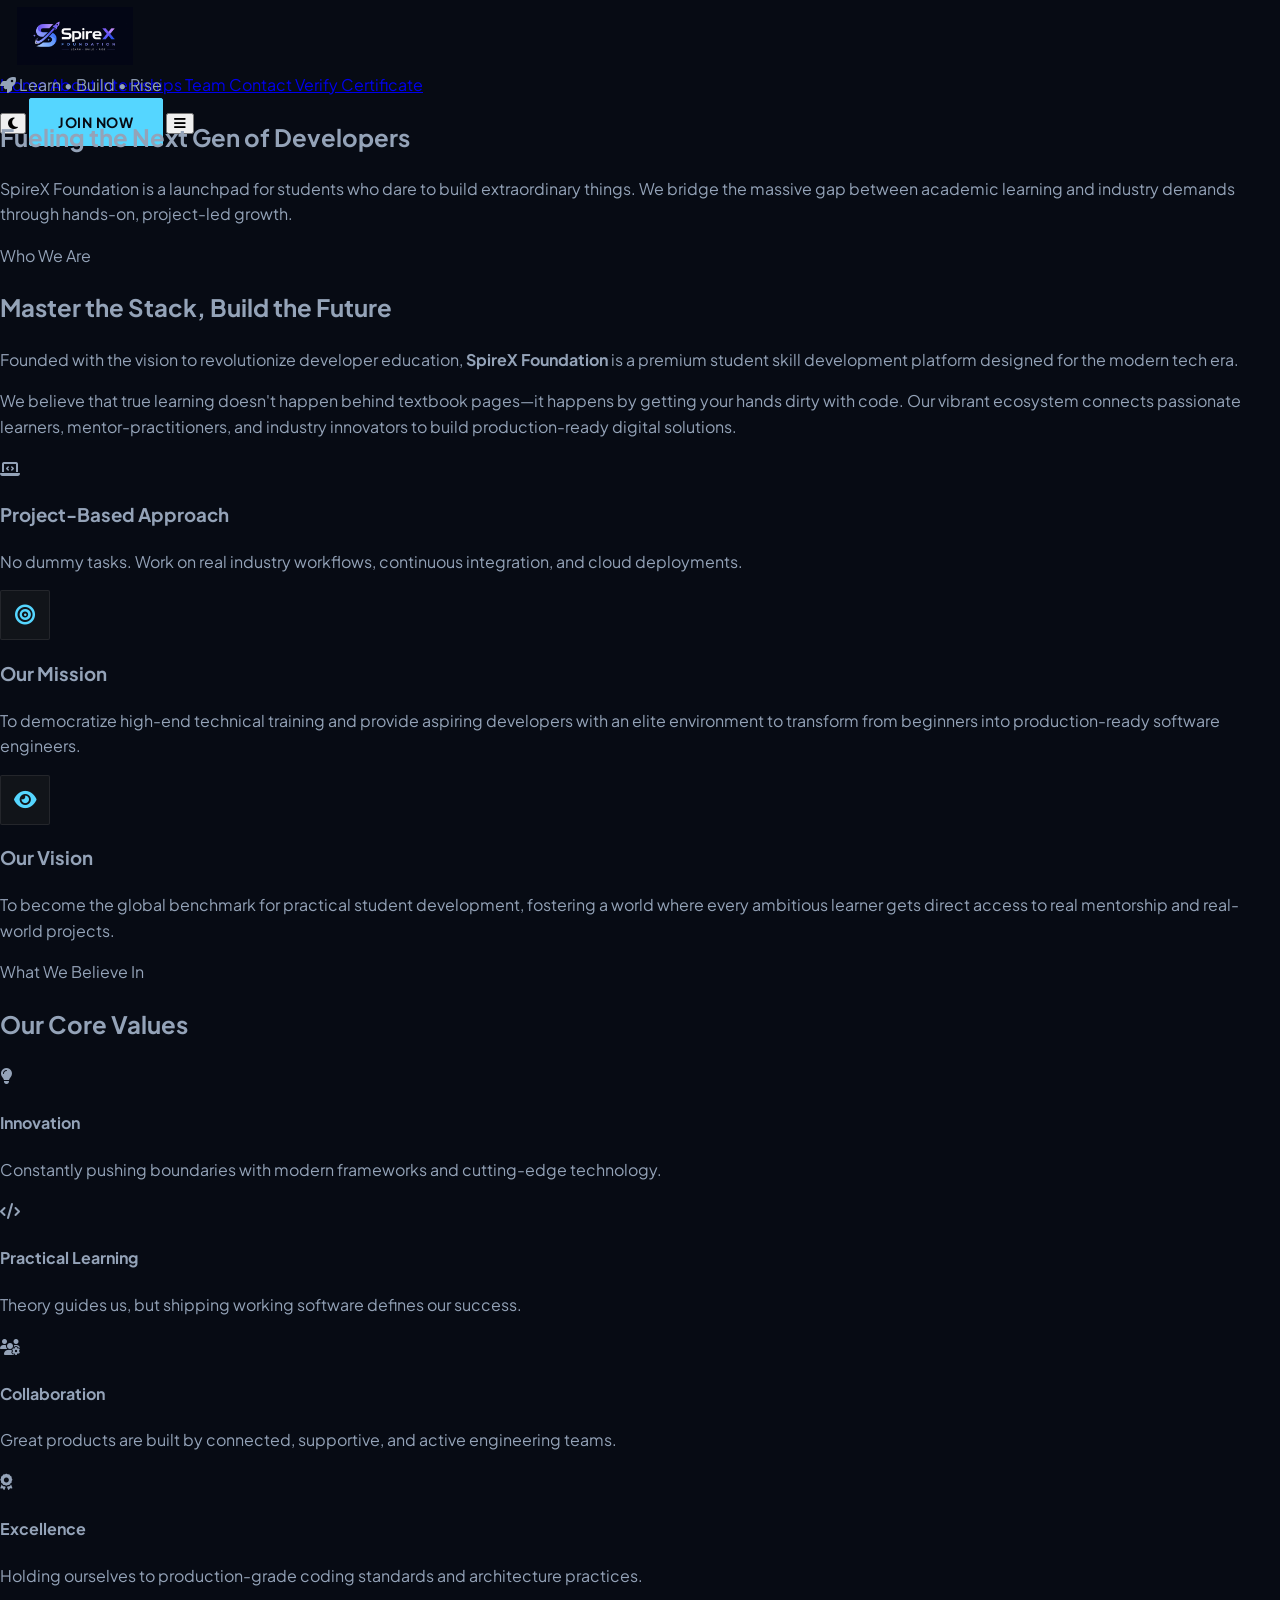
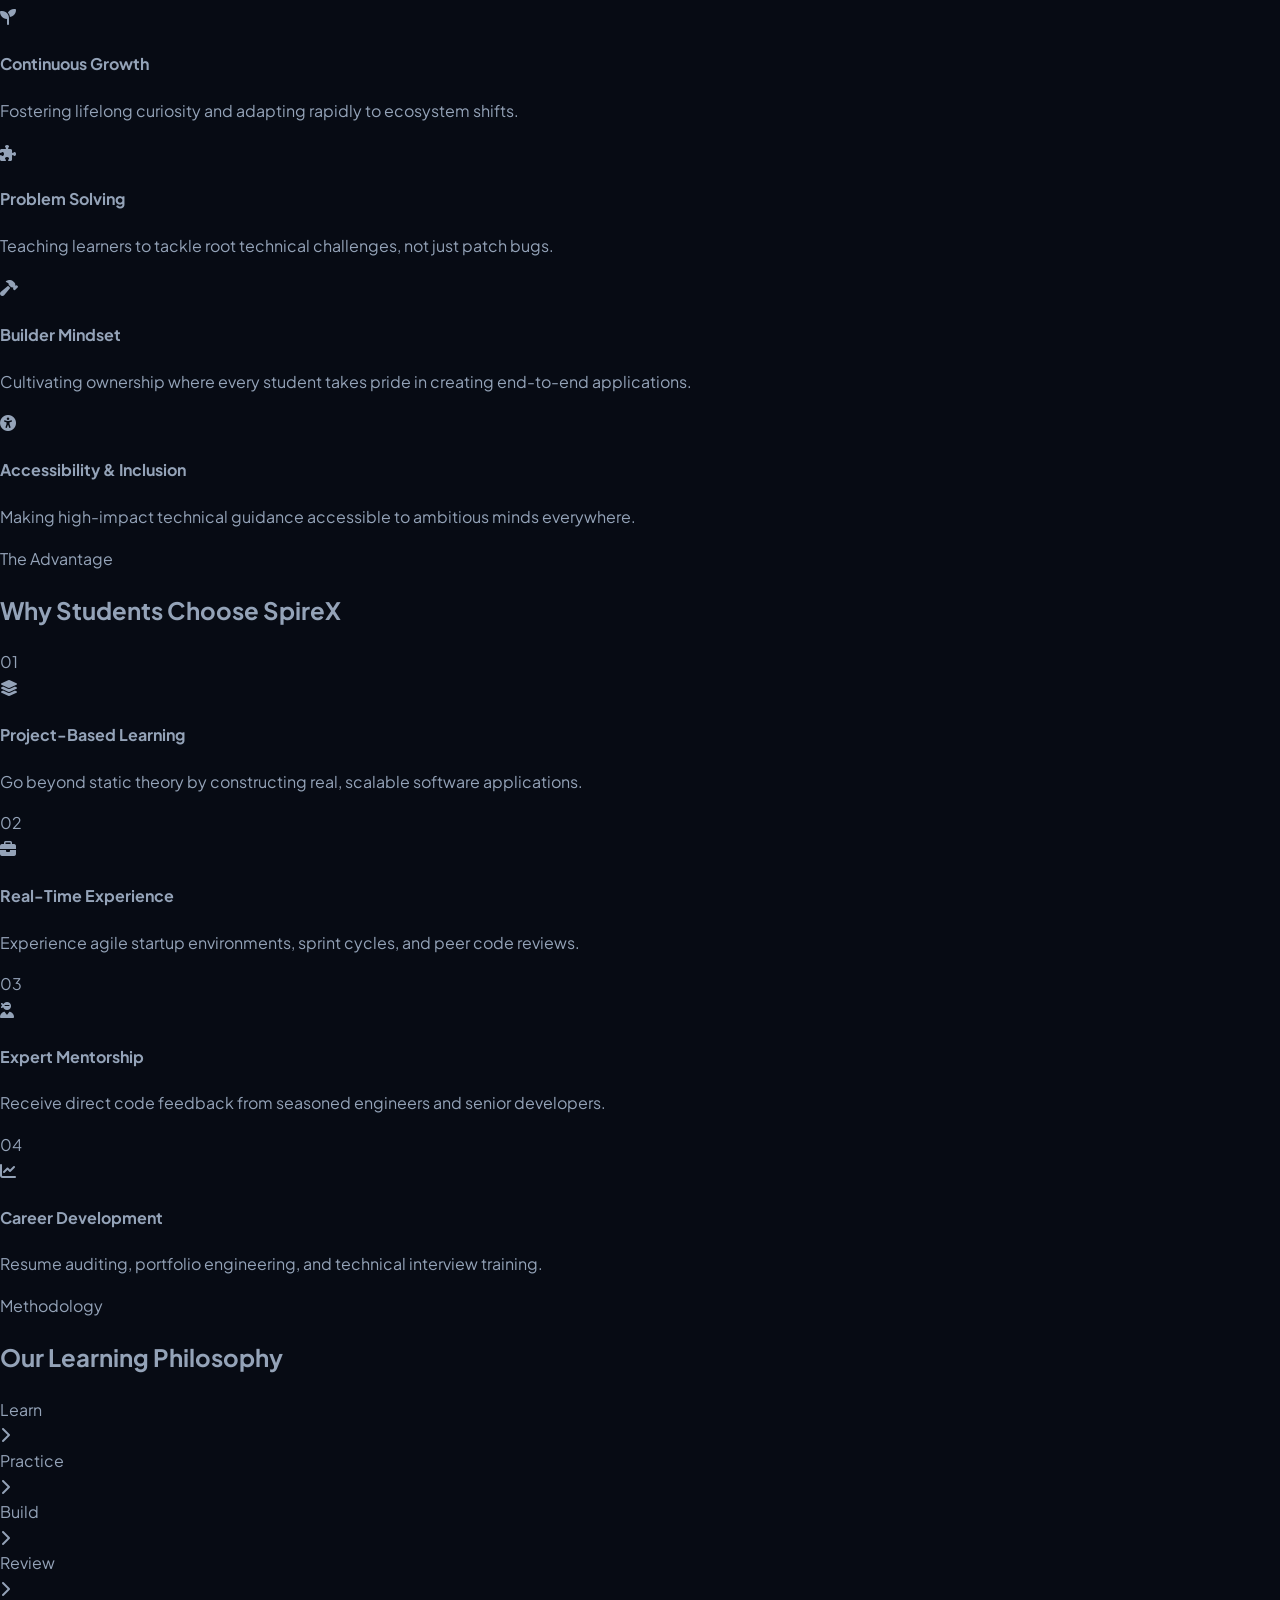
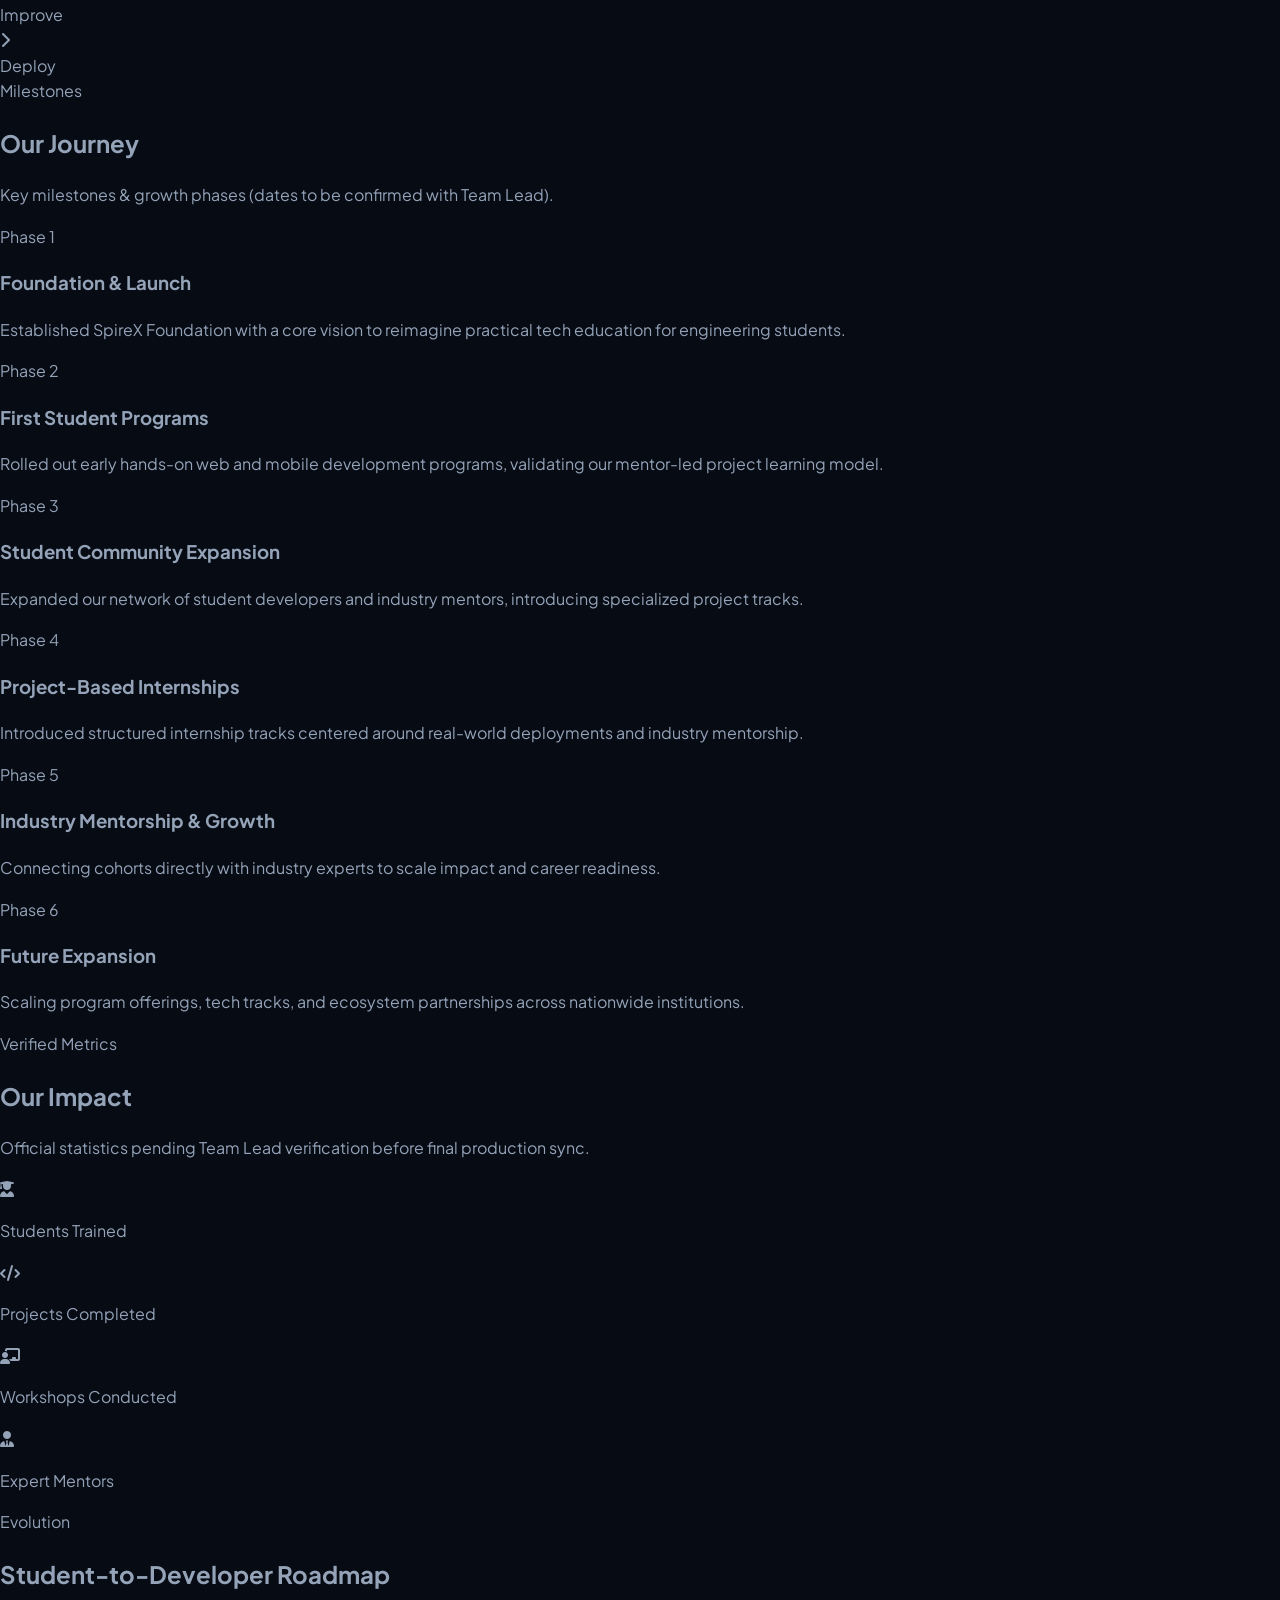
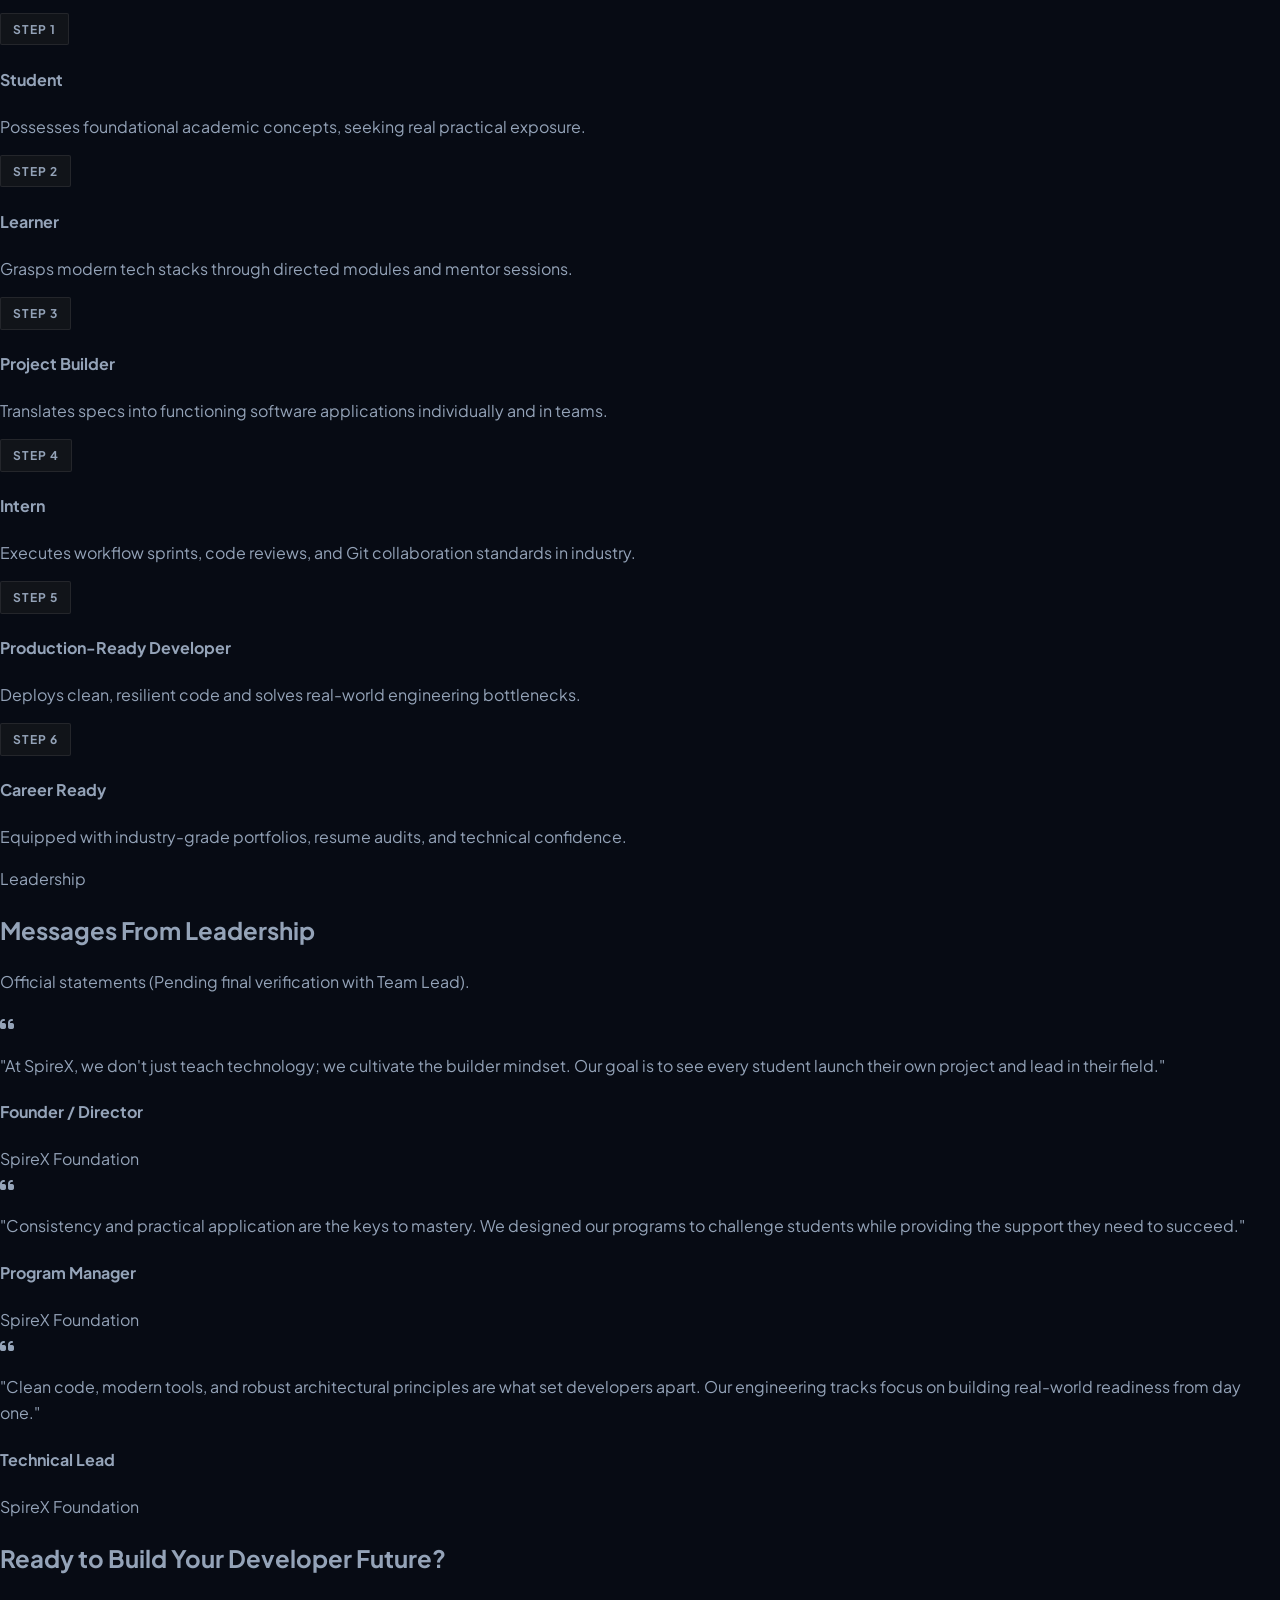
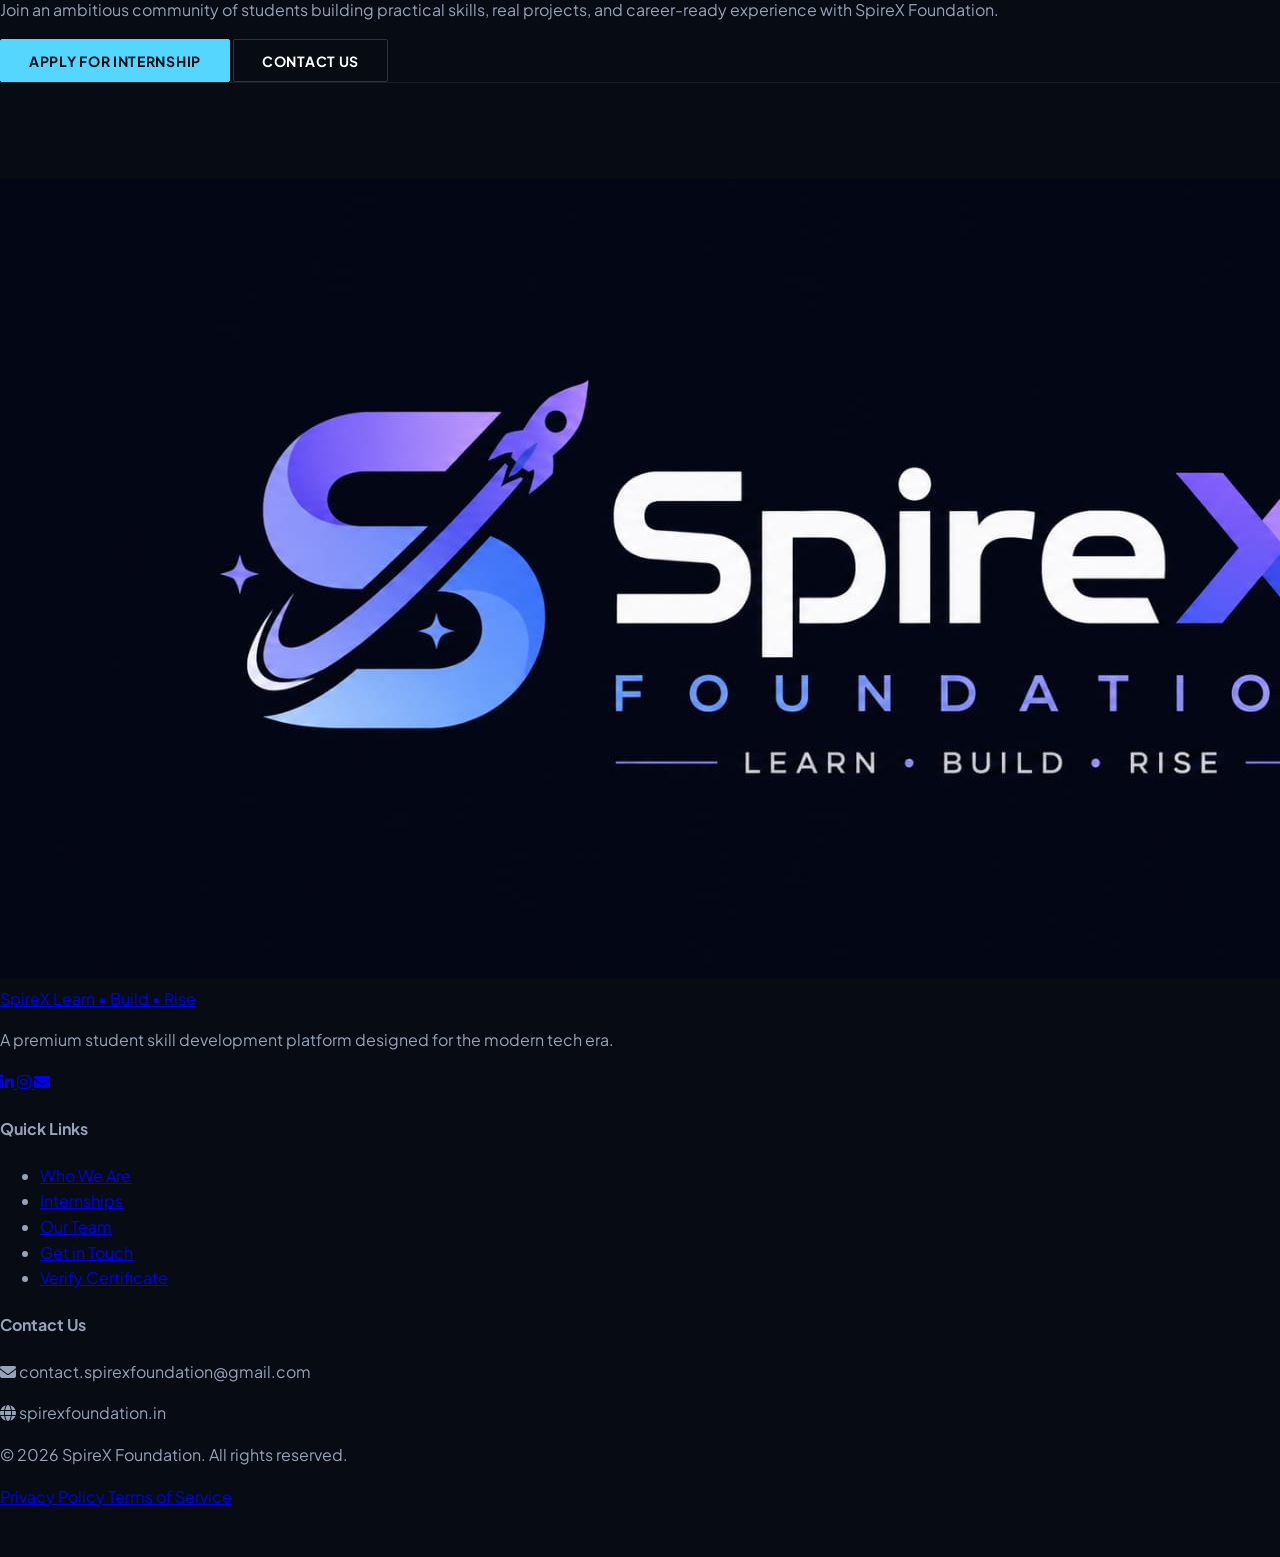
<file: about.html>
<!DOCTYPE html>
<html lang="en">

<head>

    <meta charset="UTF-8">
    <meta
        name="viewport"
        content="width=device-width, initial-scale=1.0">

    <title>About Us - SpireX Foundation</title>

    <!-- Google Fonts -->
    <link
        rel="preconnect"
        href="https://fonts.googleapis.com">

    <link
        rel="preconnect"
        href="https://fonts.gstatic.com"
        crossorigin>

    <link
        href="https://fonts.googleapis.com/css2?family=Plus+Jakarta+Sans:wght@400;500;600;700;800&display=swap"
        rel="stylesheet">

    <!-- Font Awesome -->
    <link
        rel="stylesheet"
        href="https://cdnjs.cloudflare.com/ajax/libs/font-awesome/6.5.1/css/all.min.css">

    <!-- Custom CSS -->
    <link
        rel="stylesheet"
        href="style.css">

</head>


<body>


    <!-- =====================================================
         HEADER / NAVBAR
         ONLY NAVBAR MODIFIED
    ====================================================== -->

    <header
        class="navbar"
        style="
            min-height: 72px;
            height: 72px;
        ">

        <div
            class="nav-container"
            style="
                min-height: 72px;
                height: 72px;
            ">


            <!-- =================================================
                 SPIREX LOGO
            ================================================== -->

            <a
                href="index.html"
                class="brand-logo"
                id="brandLogo"
                aria-label="SpireX Foundation Home"
                style="
                    display: flex;
                    align-items: center;
                    height: 100%;
                ">

                <span
                    class="logo-wrap"
                    style="
                        width: 150px;
                        height: 58px;
                        display: flex;
                        align-items: center;
                        justify-content: center;
                    ">

                    <img
                        src="Image/logo.jpeg"
                        alt="SpireX Foundation Logo"
                        class="logo-img"
                        style="
                            width: 150px;
                            height: 58px;
                            max-width: 150px;
                            max-height: 58px;
                            object-fit: contain;
                        ">

                    <span class="logo-ring"></span>

                </span>

            </a>


            <!-- =================================================
                 NAVIGATION
            ================================================== -->

            <nav
                class="nav-links"
                id="navLinks"
                style="
                    gap: 28px;
                    align-items: center;
                ">

                <a href="index.html">
                    Home
                </a>

                <a
                    href="about.html"
                    class="active">
                    About
                </a>

                <a href="internships.html">
                    Internships
                </a>

                <a href="team.html">
                    Team
                </a>

                <a href="contact.html">
                    Contact
                </a>

                <a href="verify.html">
                    Verify Certificate
                </a>

            </nav>


            <!-- =================================================
                 NAV ACTIONS
            ================================================== -->

            <div
                class="nav-actions"
                style="
                    gap: 14px;
                    align-items: center;
                ">


                <!-- Theme Toggle -->
                <button
                    class="theme-toggle"
                    id="themeToggle"
                    type="button"
                    aria-label="Switch to light mode"
                    title="Switch theme">

                    <i class="fa-solid fa-moon"></i>

                </button>


                <!-- JOIN NOW -->
                <a
                    href="apply.html"
                    class="btn btn-primary"
                    style="
                        min-height: 46px;
                        height: 46px;
                        padding: 0 28px;
                        display: inline-flex;
                        align-items: center;
                        justify-content: center;
                    ">

                    Join Now

                </a>


                <!-- Mobile Menu -->
                <button
                    class="mobile-menu-toggle"
                    id="menuToggle"
                    type="button"
                    aria-label="Toggle Menu"
                    aria-expanded="false">

                    <i class="fa-solid fa-bars"></i>

                </button>

            </div>

        </div>

    </header>



    <!-- =====================================================
         MAIN
    ====================================================== -->

    <main>


        <!-- =================================================
             SECTION 1: HERO
        ================================================== -->

        <section class="about-hero">

            <div class="hero-bg-glow"></div>


            <div
                class="energy-field"
                aria-hidden="true">

                <span
                    class="energy-line energy-line-1">
                </span>

                <span
                    class="energy-line energy-line-2">
                </span>

                <span
                    class="energy-line energy-line-3">
                </span>


                <span class="energy-orb orb-1"></span>
                <span class="energy-orb orb-2"></span>
                <span class="energy-orb orb-3"></span>

            </div>


            <div class="container text-center">

                <span class="badge-tag">

                    <i class="fa-solid fa-rocket"></i>

                    Learn • Build • Rise

                </span>


                <h1 class="hero-title">

                    Fueling the Next Gen of Developers

                </h1>


                <p class="hero-subtitle">

                    SpireX Foundation is a launchpad for students who dare
                    to build extraordinary things. We bridge the massive gap
                    between academic learning and industry demands through
                    hands-on, project-led growth.

                </p>

            </div>

        </section>



        <!-- =================================================
             SECTION 2: WHO WE ARE
        ================================================== -->

        <section class="who-we-are section-padding">

            <div class="container grid-2-col align-center">


                <div class="content-block reveal-left">

                    <span class="sub-heading">
                        Who We Are
                    </span>

                    <h2>
                        Master the Stack, Build the Future
                    </h2>

                    <p>

                        Founded with the vision to revolutionize developer
                        education, <strong>SpireX Foundation</strong> is a
                        premium student skill development platform designed
                        for the modern tech era.

                    </p>

                    <p>

                        We believe that true learning doesn't happen behind
                        textbook pages—it happens by getting your hands dirty
                        with code. Our vibrant ecosystem connects passionate
                        learners, mentor-practitioners, and industry innovators
                        to build production-ready digital solutions.

                    </p>

                </div>


                <div
                    class="visual-card-wrapper reveal-right">

                    <div class="glass-card feature-card">

                        <i
                            class="fa-solid fa-laptop-code card-icon">
                        </i>

                        <h3>
                            Project-Based Approach
                        </h3>

                        <p>

                            No dummy tasks. Work on real industry workflows,
                            continuous integration, and cloud deployments.

                        </p>

                    </div>

                </div>

            </div>

        </section>



        <!-- =================================================
             SECTION 3: MISSION + VISION
        ================================================== -->

        <section
            class="mission-vision section-padding bg-darker">

            <div class="container grid-2-col">


                <div
                    class="glass-card mv-card reveal-up">

                    <div class="icon-box">

                        <i class="fa-solid fa-bullseye"></i>

                    </div>

                    <h3>
                        Our Mission
                    </h3>

                    <p>

                        To democratize high-end technical training and provide
                        aspiring developers with an elite environment to
                        transform from beginners into production-ready
                        software engineers.

                    </p>

                </div>


                <div
                    class="glass-card mv-card reveal-up">

                    <div class="icon-box">

                        <i class="fa-solid fa-eye"></i>

                    </div>

                    <h3>
                        Our Vision
                    </h3>

                    <p>

                        To become the global benchmark for practical student
                        development, fostering a world where every ambitious
                        learner gets direct access to real mentorship and
                        real-world projects.

                    </p>

                </div>

            </div>

        </section>



        <!-- =================================================
             SECTION 4: CORE VALUES
        ================================================== -->

        <section class="core-values section-padding">

            <div class="container">


                <div
                    class="section-header text-center reveal-up">

                    <span class="sub-heading">
                        What We Believe In
                    </span>

                    <h2>
                        Our Core Values
                    </h2>

                </div>


                <div class="values-grid">


                    <div
                        class="glass-card value-card reveal-up">

                        <i class="fa-solid fa-lightbulb"></i>

                        <h4>
                            Innovation
                        </h4>

                        <p>
                            Constantly pushing boundaries with modern
                            frameworks and cutting-edge technology.
                        </p>

                    </div>


                    <div
                        class="glass-card value-card reveal-up">

                        <i class="fa-solid fa-code"></i>

                        <h4>
                            Practical Learning
                        </h4>

                        <p>
                            Theory guides us, but shipping working software
                            defines our success.
                        </p>

                    </div>


                    <div
                        class="glass-card value-card reveal-up">

                        <i class="fa-solid fa-users-gear"></i>

                        <h4>
                            Collaboration
                        </h4>

                        <p>
                            Great products are built by connected,
                            supportive, and active engineering teams.
                        </p>

                    </div>


                    <div
                        class="glass-card value-card reveal-up">

                        <i class="fa-solid fa-award"></i>

                        <h4>
                            Excellence
                        </h4>

                        <p>
                            Holding ourselves to production-grade coding
                            standards and architecture practices.
                        </p>

                    </div>


                    <div
                        class="glass-card value-card reveal-up">

                        <i class="fa-solid fa-seedling"></i>

                        <h4>
                            Continuous Growth
                        </h4>

                        <p>
                            Fostering lifelong curiosity and adapting rapidly
                            to ecosystem shifts.
                        </p>

                    </div>


                    <div
                        class="glass-card value-card reveal-up">

                        <i class="fa-solid fa-puzzle-piece"></i>

                        <h4>
                            Problem Solving
                        </h4>

                        <p>
                            Teaching learners to tackle root technical
                            challenges, not just patch bugs.
                        </p>

                    </div>


                    <div
                        class="glass-card value-card reveal-up">

                        <i class="fa-solid fa-hammer"></i>

                        <h4>
                            Builder Mindset
                        </h4>

                        <p>
                            Cultivating ownership where every student takes
                            pride in creating end-to-end applications.
                        </p>

                    </div>


                    <div
                        class="glass-card value-card reveal-up">

                        <i class="fa-solid fa-universal-access"></i>

                        <h4>
                            Accessibility & Inclusion
                        </h4>

                        <p>
                            Making high-impact technical guidance accessible
                            to ambitious minds everywhere.
                        </p>

                    </div>

                </div>

            </div>

        </section>



        <!-- =================================================
             SECTION 5: WHY SPIREX
        ================================================== -->

        <section
            class="why-spirex section-padding bg-darker">

            <div class="container">


                <div
                    class="section-header text-center reveal-up">

                    <span class="sub-heading">
                        The Advantage
                    </span>

                    <h2>
                        Why Students Choose SpireX
                    </h2>

                </div>


                <div class="grid-4-col">


                    <div class="feature-box reveal-up">

                        <div class="step-num">
                            01
                        </div>

                        <i class="fa-solid fa-layer-group"></i>

                        <h4>
                            Project-Based Learning
                        </h4>

                        <p>
                            Go beyond static theory by constructing real,
                            scalable software applications.
                        </p>

                    </div>


                    <div class="feature-box reveal-up">

                        <div class="step-num">
                            02
                        </div>

                        <i class="fa-solid fa-briefcase"></i>

                        <h4>
                            Real-Time Experience
                        </h4>

                        <p>
                            Experience agile startup environments, sprint
                            cycles, and peer code reviews.
                        </p>

                    </div>


                    <div class="feature-box reveal-up">

                        <div class="step-num">
                            03
                        </div>

                        <i class="fa-solid fa-user-ninja"></i>

                        <h4>
                            Expert Mentorship
                        </h4>

                        <p>
                            Receive direct code feedback from seasoned
                            engineers and senior developers.
                        </p>

                    </div>


                    <div class="feature-box reveal-up">

                        <div class="step-num">
                            04
                        </div>

                        <i class="fa-solid fa-chart-line"></i>

                        <h4>
                            Career Development
                        </h4>

                        <p>
                            Resume auditing, portfolio engineering,
                            and technical interview training.
                        </p>

                    </div>

                </div>

            </div>

        </section>



        <!-- =================================================
             SECTION 6: LEARNING PHILOSOPHY
        ================================================== -->

        <section class="philosophy section-padding">

            <div class="container">


                <div
                    class="section-header text-center reveal-up">

                    <span class="sub-heading">
                        Methodology
                    </span>

                    <h2>
                        Our Learning Philosophy
                    </h2>

                </div>


                <div
                    class="philosophy-pipeline reveal-up">


                    <div class="pipe-node">
                        <span>Learn</span>
                    </div>

                    <div class="pipe-arrow">
                        <i class="fa-solid fa-chevron-right"></i>
                    </div>


                    <div class="pipe-node">
                        <span>Practice</span>
                    </div>

                    <div class="pipe-arrow">
                        <i class="fa-solid fa-chevron-right"></i>
                    </div>


                    <div class="pipe-node">
                        <span>Build</span>
                    </div>

                    <div class="pipe-arrow">
                        <i class="fa-solid fa-chevron-right"></i>
                    </div>


                    <div class="pipe-node">
                        <span>Review</span>
                    </div>

                    <div class="pipe-arrow">
                        <i class="fa-solid fa-chevron-right"></i>
                    </div>


                    <div class="pipe-node">
                        <span>Improve</span>
                    </div>

                    <div class="pipe-arrow">
                        <i class="fa-solid fa-chevron-right"></i>
                    </div>


                    <div class="pipe-node highlight">
                        <span>Deploy</span>
                    </div>

                </div>

            </div>

        </section>



        <!-- =================================================
             SECTION 7: OUR JOURNEY
        ================================================== -->

        <section
            class="timeline-section section-padding bg-darker">

            <div class="container">


                <div
                    class="section-header text-center reveal-up">

                    <span class="sub-heading">
                        Milestones
                    </span>

                    <h2>
                        Our Journey
                    </h2>

                    <p class="section-subtext">
                        Key milestones & growth phases
                        (dates to be confirmed with Team Lead).
                    </p>

                </div>


                <div class="vertical-timeline">


                    <div class="timeline-item reveal-left">

                        <div class="timeline-dot"></div>

                        <div class="timeline-content glass-card">

                            <span class="timeline-date">
                                Phase 1
                            </span>

                            <h3>
                                Foundation & Launch
                            </h3>

                            <p>
                                Established SpireX Foundation with a core
                                vision to reimagine practical tech education
                                for engineering students.
                            </p>

                        </div>

                    </div>


                    <div class="timeline-item reveal-right">

                        <div class="timeline-dot"></div>

                        <div class="timeline-content glass-card">

                            <span class="timeline-date">
                                Phase 2
                            </span>

                            <h3>
                                First Student Programs
                            </h3>

                            <p>
                                Rolled out early hands-on web and mobile
                                development programs, validating our
                                mentor-led project learning model.
                            </p>

                        </div>

                    </div>


                    <div class="timeline-item reveal-left">

                        <div class="timeline-dot"></div>

                        <div class="timeline-content glass-card">

                            <span class="timeline-date">
                                Phase 3
                            </span>

                            <h3>
                                Student Community Expansion
                            </h3>

                            <p>
                                Expanded our network of student developers
                                and industry mentors, introducing specialized
                                project tracks.
                            </p>

                        </div>

                    </div>


                    <div class="timeline-item reveal-right">

                        <div class="timeline-dot"></div>

                        <div class="timeline-content glass-card">

                            <span class="timeline-date">
                                Phase 4
                            </span>

                            <h3>
                                Project-Based Internships
                            </h3>

                            <p>
                                Introduced structured internship tracks
                                centered around real-world deployments
                                and industry mentorship.
                            </p>

                        </div>

                    </div>


                    <div class="timeline-item reveal-left">

                        <div class="timeline-dot"></div>

                        <div class="timeline-content glass-card">

                            <span class="timeline-date">
                                Phase 5
                            </span>

                            <h3>
                                Industry Mentorship & Growth
                            </h3>

                            <p>
                                Connecting cohorts directly with industry
                                experts to scale impact and career readiness.
                            </p>

                        </div>

                    </div>


                    <div class="timeline-item reveal-right">

                        <div class="timeline-dot"></div>

                        <div class="timeline-content glass-card">

                            <span class="timeline-date">
                                Phase 6
                            </span>

                            <h3>
                                Future Expansion
                            </h3>

                            <p>
                                Scaling program offerings, tech tracks,
                                and ecosystem partnerships across nationwide
                                institutions.
                            </p>

                        </div>

                    </div>

                </div>

            </div>

        </section>



        <!-- =================================================
             SECTION 8: IMPACT
        ================================================== -->

        <section class="achievements section-padding">

            <div class="container">


                <div
                    class="section-header text-center reveal-up">

                    <span class="sub-heading">
                        Verified Metrics
                    </span>

                    <h2>
                        Our Impact
                    </h2>

                    <p class="section-subtext">
                        Official statistics pending Team Lead verification
                        before final production sync.
                    </p>

                </div>


                <div class="counters-grid">


                    <div
                        class="counter-card glass-card reveal-up">

                        <div class="counter-wrapper">

                            <i
                                class="fa-solid fa-user-graduate impact-icon">
                            </i>

                        </div>

                        <p>
                            Students Trained
                        </p>

                    </div>


                    <div
                        class="counter-card glass-card reveal-up">

                        <div class="counter-wrapper">

                            <i
                                class="fa-solid fa-code impact-icon">
                            </i>

                        </div>

                        <p>
                            Projects Completed
                        </p>

                    </div>


                    <div
                        class="counter-card glass-card reveal-up">

                        <div class="counter-wrapper">

                            <i
                                class="fa-solid fa-chalkboard-user impact-icon">
                            </i>

                        </div>

                        <p>
                            Workshops Conducted
                        </p>

                    </div>


                    <div
                        class="counter-card glass-card reveal-up">

                        <div class="counter-wrapper">

                            <i
                                class="fa-solid fa-user-tie impact-icon">
                            </i>

                        </div>

                        <p>
                            Expert Mentors
                        </p>

                    </div>

                </div>

            </div>

        </section>



        <!-- =================================================
             SECTION 9: STUDENT TO DEVELOPER
        ================================================== -->

        <section
            class="transformation section-padding bg-darker">

            <div class="container">


                <div
                    class="section-header text-center reveal-up">

                    <span class="sub-heading">
                        Evolution
                    </span>

                    <h2>
                        Student-to-Developer Roadmap
                    </h2>

                </div>


                <div class="roadmap-grid">


                    <div class="roadmap-card reveal-up">

                        <div class="badge">
                            Step 1
                        </div>

                        <h4>
                            Student
                        </h4>

                        <p>
                            Possesses foundational academic concepts,
                            seeking real practical exposure.
                        </p>

                    </div>


                    <div class="roadmap-card reveal-up">

                        <div class="badge">
                            Step 2
                        </div>

                        <h4>
                            Learner
                        </h4>

                        <p>
                            Grasps modern tech stacks through directed
                            modules and mentor sessions.
                        </p>

                    </div>


                    <div class="roadmap-card reveal-up">

                        <div class="badge">
                            Step 3
                        </div>

                        <h4>
                            Project Builder
                        </h4>

                        <p>
                            Translates specs into functioning software
                            applications individually and in teams.
                        </p>

                    </div>


                    <div class="roadmap-card reveal-up">

                        <div class="badge">
                            Step 4
                        </div>

                        <h4>
                            Intern
                        </h4>

                        <p>
                            Executes workflow sprints, code reviews,
                            and Git collaboration standards in industry.
                        </p>

                    </div>


                    <div class="roadmap-card reveal-up">

                        <div class="badge">
                            Step 5
                        </div>

                        <h4>
                            Production-Ready Developer
                        </h4>

                        <p>
                            Deploys clean, resilient code and solves
                            real-world engineering bottlenecks.
                        </p>

                    </div>


                    <div
                        class="roadmap-card reveal-up highlight-step">

                        <div class="badge">
                            Step 6
                        </div>

                        <h4>
                            Career Ready
                        </h4>

                        <p>
                            Equipped with industry-grade portfolios,
                            resume audits, and technical confidence.
                        </p>

                    </div>

                </div>

            </div>

        </section>



        <!-- =================================================
             SECTION 10: LEADERSHIP
        ================================================== -->

        <section class="leadership section-padding">

            <div class="container">


                <div
                    class="section-header text-center reveal-up">

                    <span class="sub-heading">
                        Leadership
                    </span>

                    <h2>
                        Messages From Leadership
                    </h2>

                    <p class="section-subtext">
                        Official statements
                        (Pending final verification with Team Lead).
                    </p>

                </div>


                <div class="grid-3-col">


                    <div
                        class="glass-card quote-card reveal-up">

                        <div class="quote-icon">

                            <i
                                class="fa-solid fa-quote-left">
                            </i>

                        </div>

                        <p class="quote-text">

                            "At SpireX, we don't just teach technology;
                            we cultivate the builder mindset. Our goal is
                            to see every student launch their own project
                            and lead in their field."

                        </p>

                        <div class="leader-info">

                            <h4>
                                Founder / Director
                            </h4>

                            <span>
                                SpireX Foundation
                            </span>

                        </div>

                    </div>


                    <div
                        class="glass-card quote-card reveal-up">

                        <div class="quote-icon">

                            <i
                                class="fa-solid fa-quote-left">
                            </i>

                        </div>

                        <p class="quote-text">

                            "Consistency and practical application are
                            the keys to mastery. We designed our programs
                            to challenge students while providing the
                            support they need to succeed."

                        </p>

                        <div class="leader-info">

                            <h4>
                                Program Manager
                            </h4>

                            <span>
                                SpireX Foundation
                            </span>

                        </div>

                    </div>


                    <div
                        class="glass-card quote-card reveal-up">

                        <div class="quote-icon">

                            <i
                                class="fa-solid fa-quote-left">
                            </i>

                        </div>

                        <p class="quote-text">

                            "Clean code, modern tools, and robust
                            architectural principles are what set
                            developers apart. Our engineering tracks
                            focus on building real-world readiness
                            from day one."

                        </p>

                        <div class="leader-info">

                            <h4>
                                Technical Lead
                            </h4>

                            <span>
                                SpireX Foundation
                            </span>

                        </div>

                    </div>

                </div>

            </div>

        </section>



        <!-- =================================================
             SECTION 11: CTA
        ================================================== -->

        <section class="cta-section section-padding">

            <div class="container">

                <div
                    class="glass-card cta-card text-center reveal-up">

                    <h2>
                        Ready to Build Your Developer Future?
                    </h2>

                    <p>
                        Join an ambitious community of students building
                        practical skills, real projects, and career-ready
                        experience with SpireX Foundation.
                    </p>

                    <div class="cta-buttons">

                        <a
                            href="apply.html"
                            class="btn btn-primary">

                            Apply for Internship

                        </a>

                        <a
                            href="contact.html"
                            class="btn btn-outline">

                            Contact Us

                        </a>

                    </div>

                </div>

            </div>

        </section>

    </main>



    <!-- =====================================================
         FOOTER
    ====================================================== -->

    <footer class="footer">

        <div class="container grid-4-col">


            <div class="footer-brand">

                <a
                    href="index.html"
                    class="brand-logo footer-brand-logo">

                    <span class="logo-wrap">

                        <img
                            src="Image/logo.jpeg"
                            alt="SpireX Foundation Logo"
                            class="logo-img">

                        <span class="logo-ring"></span>

                    </span>

                    <span class="brand-content">

                        <span class="brand-name">
                            SpireX
                        </span>

                        <span class="brand-motto">
                            Learn
                            <span>•</span>
                            Build
                            <span>•</span>
                            Rise
                        </span>

                    </span>

                </a>


                <p>
                    A premium student skill development platform
                    designed for the modern tech era.
                </p>


                <div class="social-links">

                    <a
                        href="https://www.linkedin.com/company/spirex-foundation/posts/?feedView=all"
                        target="_blank"
                        rel="noopener noreferrer"
                        aria-label="LinkedIn">

                        <i class="fa-brands fa-linkedin-in"></i>

                    </a>


                    <a
                        href="https://www.instagram.com/spirexfoundation"
                        target="_blank"
                        rel="noopener noreferrer"
                        aria-label="Instagram">

                        <i class="fa-brands fa-instagram"></i>

                    </a>


                    <a
                        href="mailto:contact.spirexfoundation@gmail.com"
                        aria-label="Email">

                        <i class="fa-solid fa-envelope"></i>

                    </a>

                </div>

            </div>


            <div class="footer-links">

                <h4>
                    Quick Links
                </h4>

                <ul>

                    <li>
                        <a href="about.html">
                            Who We Are
                        </a>
                    </li>

                    <li>
                        <a href="internships.html">
                            Internships
                        </a>
                    </li>

                    <li>
                        <a href="team.html">
                            Our Team
                        </a>
                    </li>

                    <li>
                        <a href="contact.html">
                            Get in Touch
                        </a>
                    </li>

                    <li>
                        <a href="verify.html">
                            Verify Certificate
                        </a>
                    </li>

                </ul>

            </div>


            <div class="footer-contact">

                <h4>
                    Contact Us
                </h4>

                <p>

                    <i class="fa-solid fa-envelope"></i>

                    contact.spirexfoundation@gmail.com

                </p>

                <p>

                    <i class="fa-solid fa-globe"></i>

                    spirexfoundation.in

                </p>

            </div>

        </div>


        <div class="footer-bottom">

            <p>
                © 2026 SpireX Foundation. All rights reserved.
            </p>

            <div class="footer-legal">

                <a href="privacy.html">
                    Privacy Policy
                </a>

                <a href="terms.html">
                    Terms of Service
                </a>

            </div>

        </div>

    </footer>



    <!-- =====================================================
         MODERN EFFECTS
    ====================================================== -->

    <div
        class="scroll-progress"
        aria-hidden="true">
    </div>


    <div
        class="pointer-glow"
        aria-hidden="true">
    </div>


    <div
        class="lightning-overlay"
        aria-hidden="true">

        <span></span>
        <span></span>
        <span></span>

    </div>



    <!-- Custom JavaScript -->
    <script src="script.js"></script>

</body>

</html>
</file>
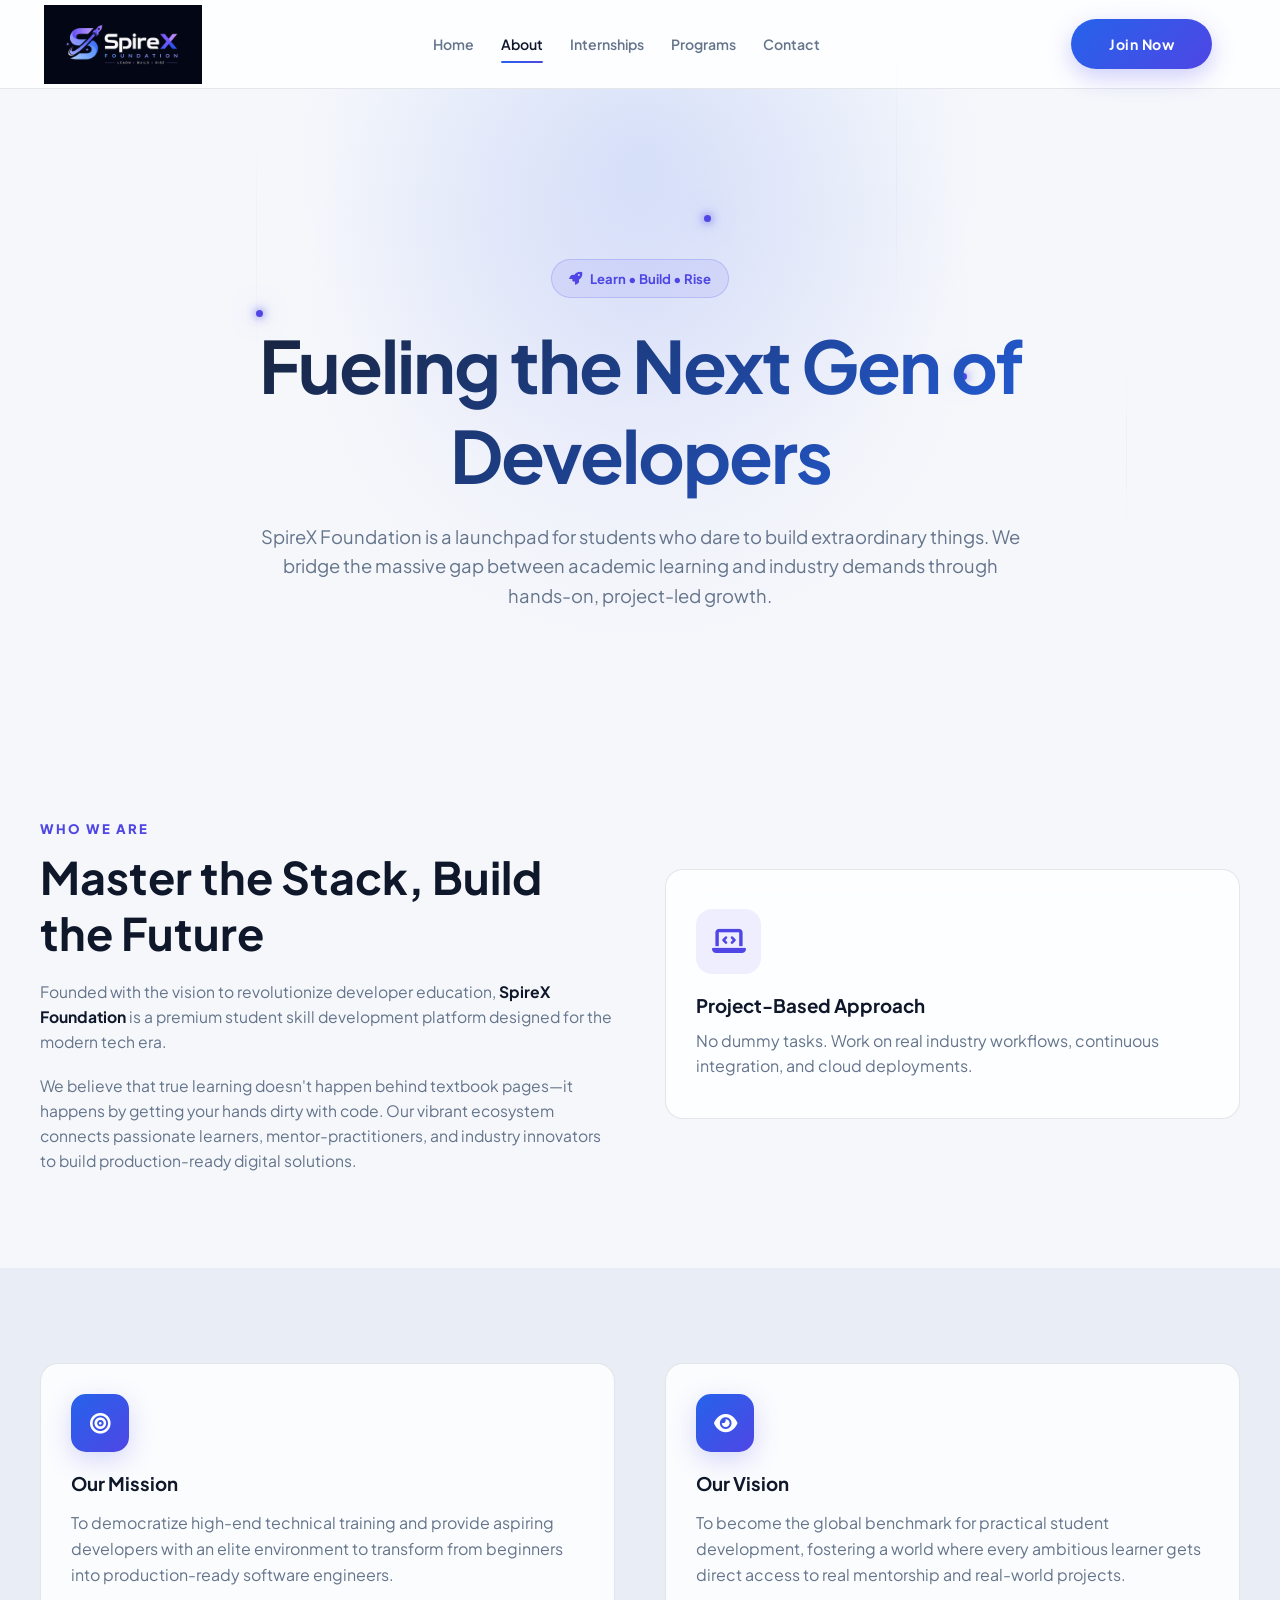
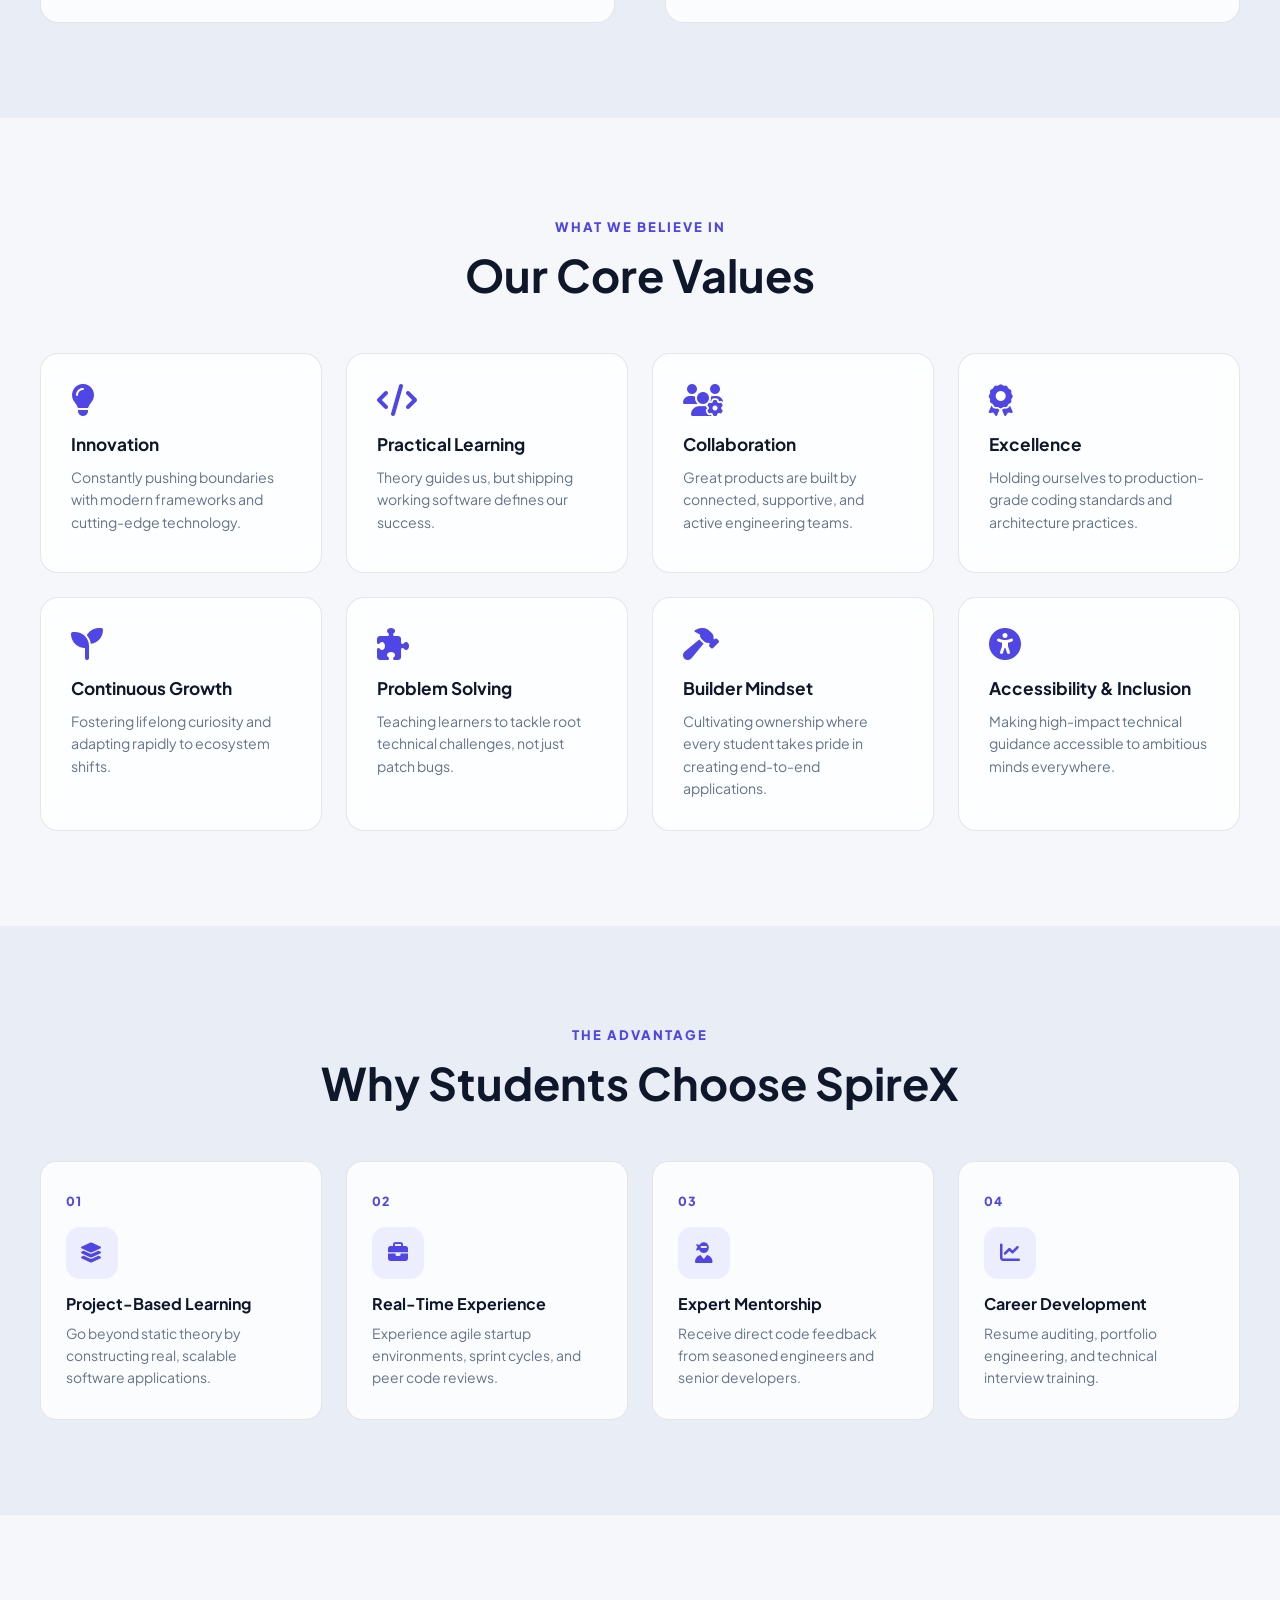
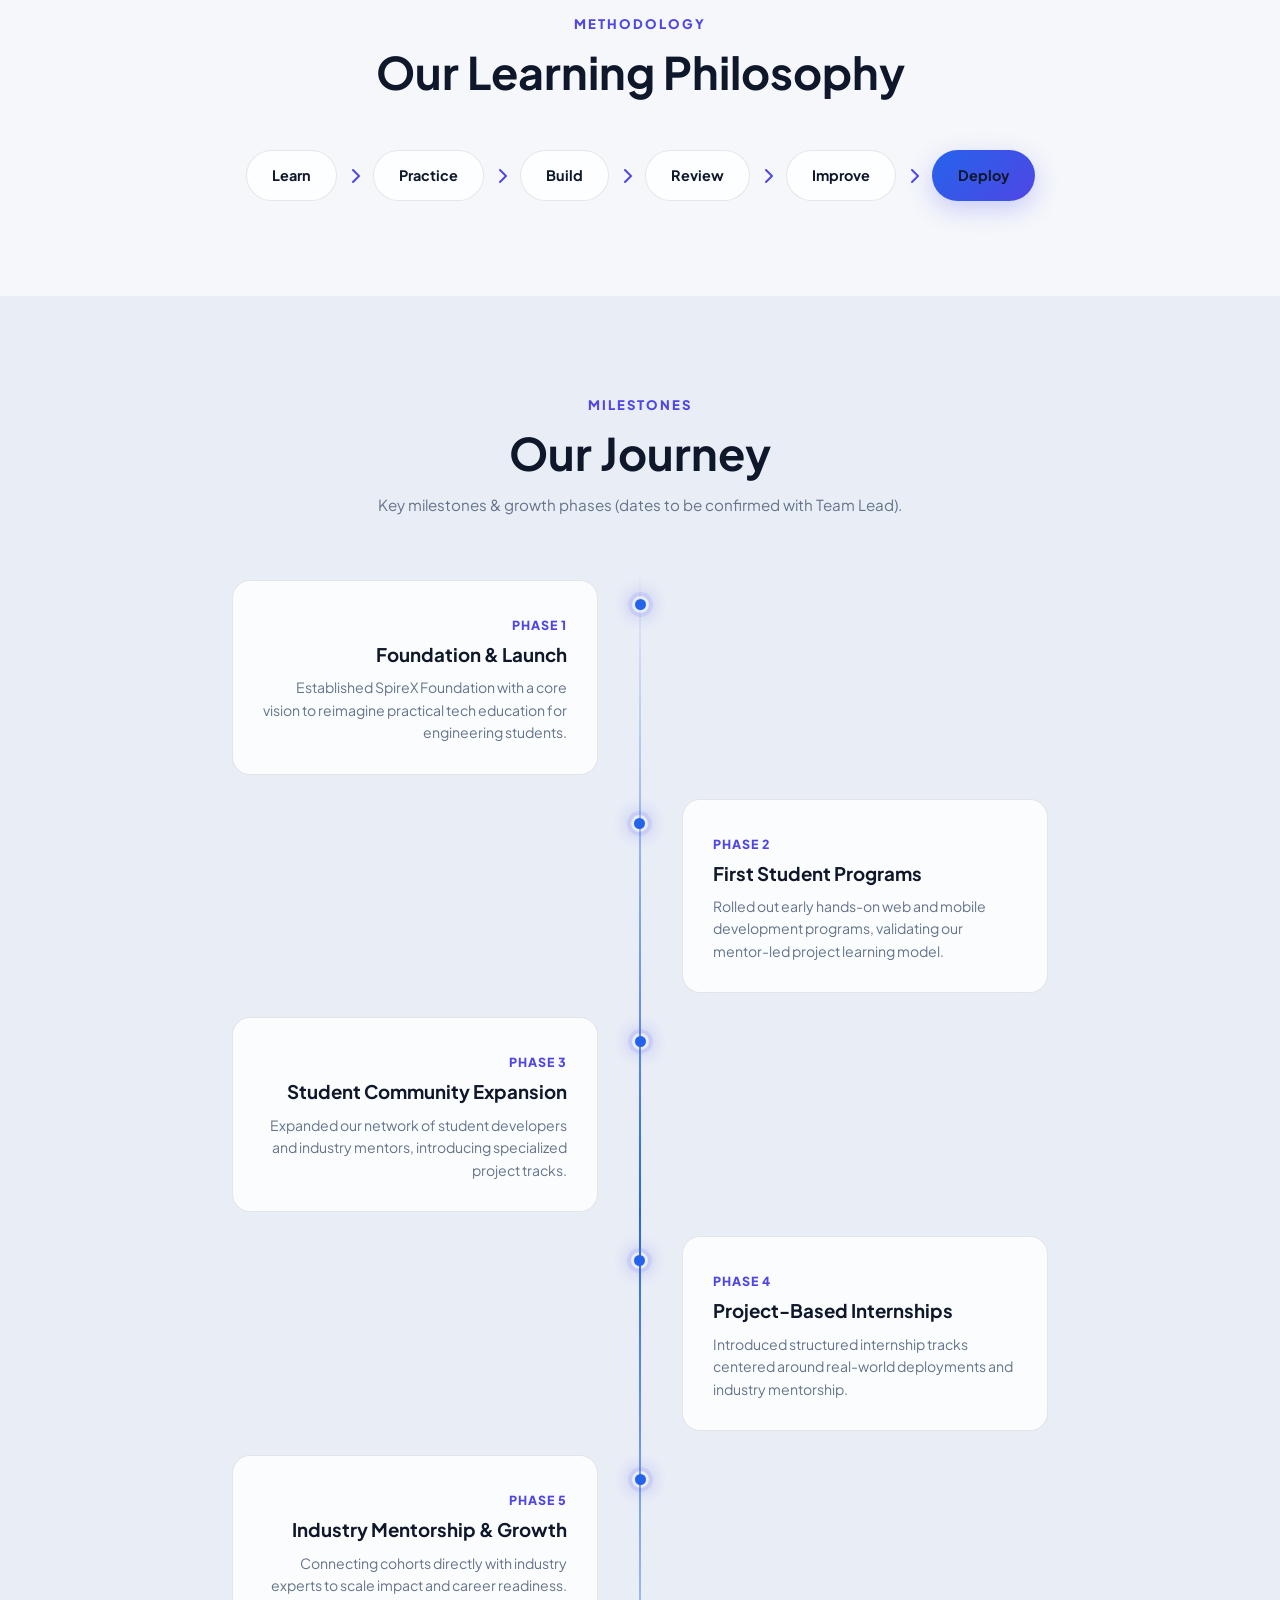
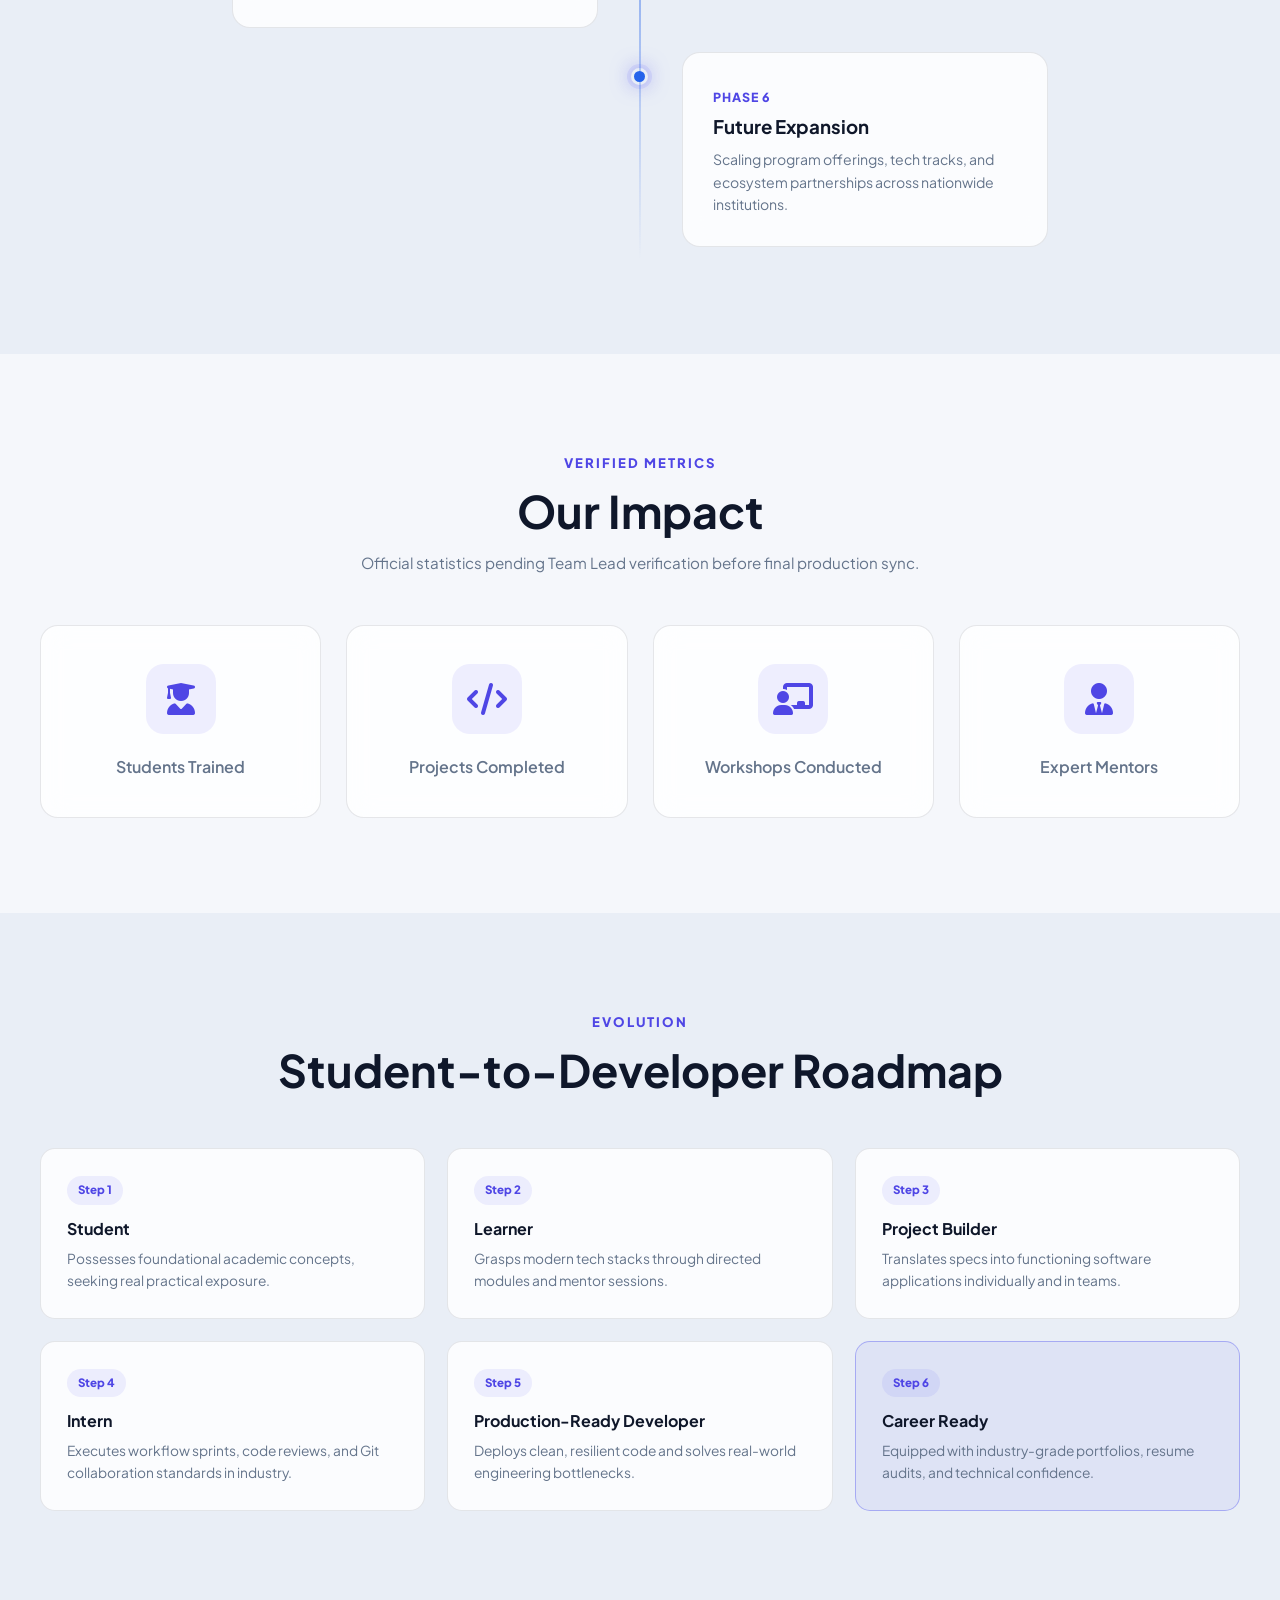
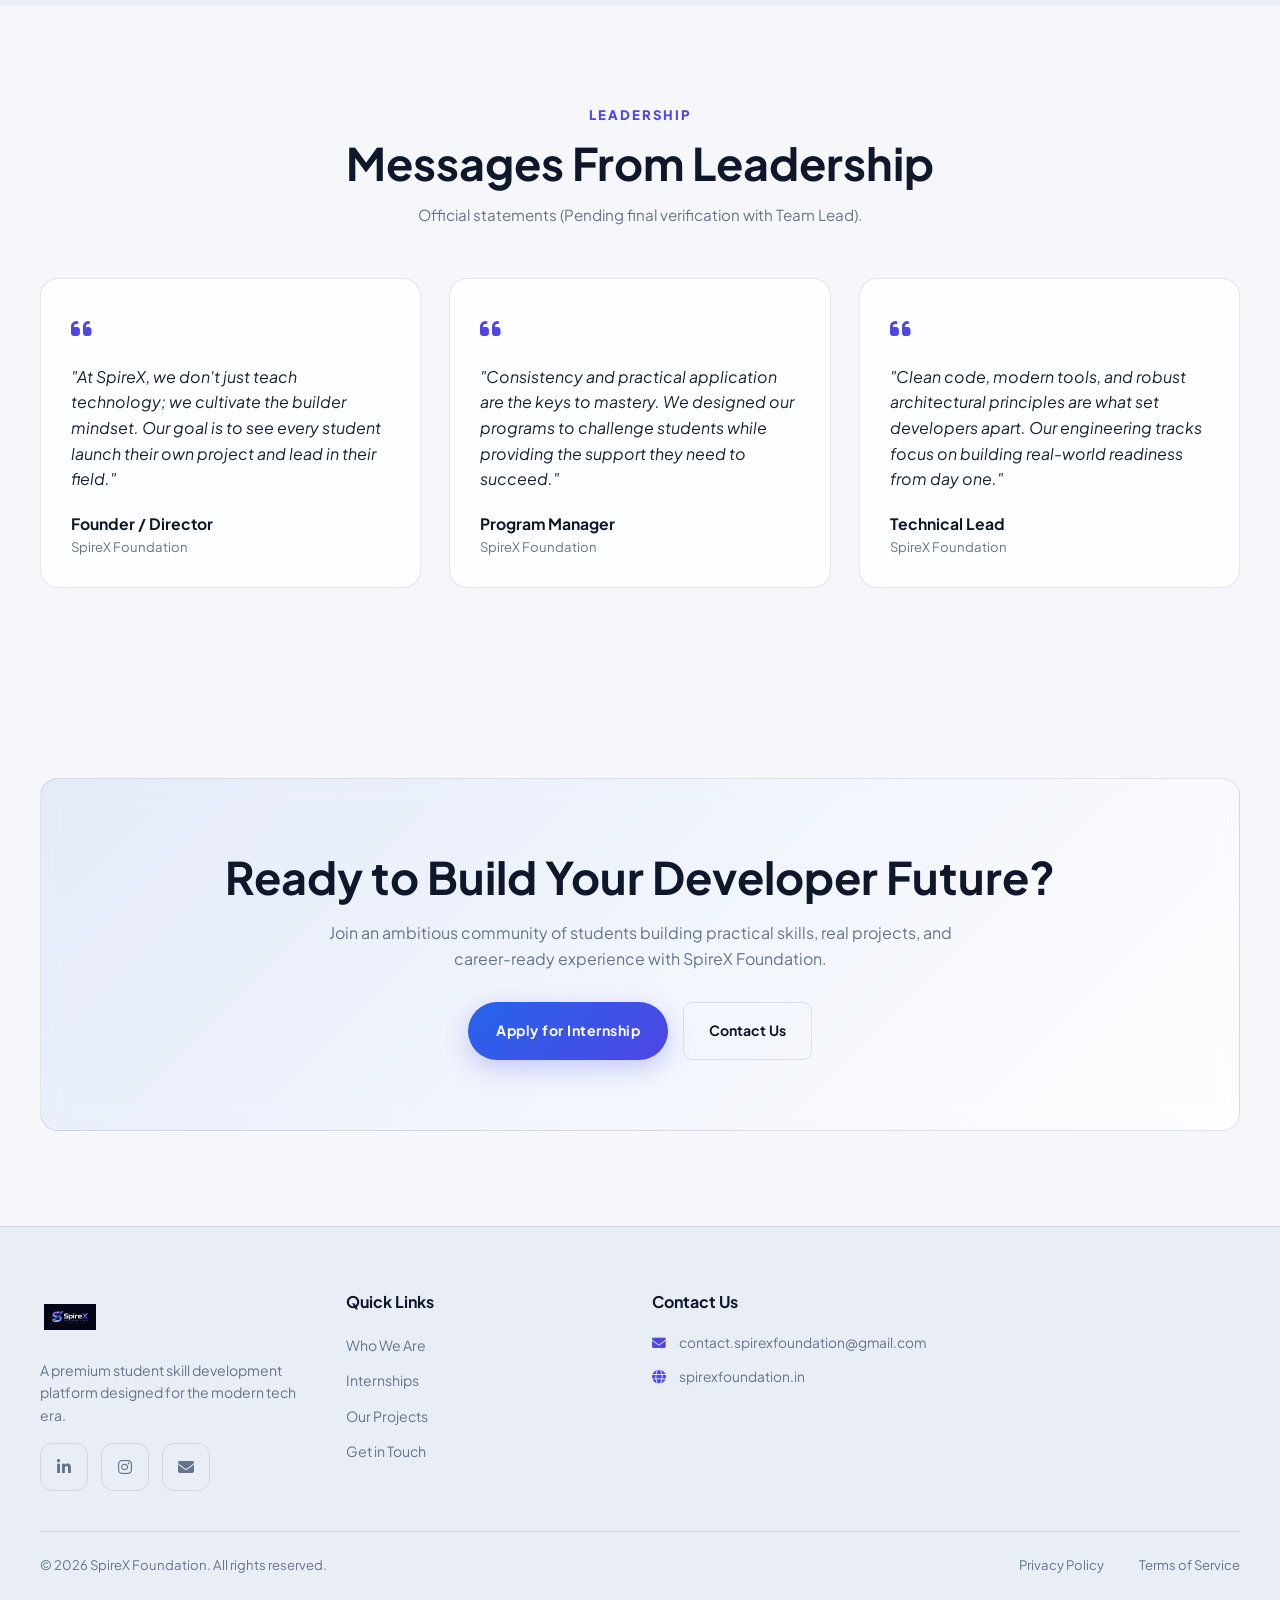
<file: public/about.html>
<!doctype html>
<html lang="en">

<head>
    <meta charset="UTF-8" />
    <meta name="viewport" content="width=device-width, initial-scale=1.0" />

    <title>About Us - SpireX Foundation</title>

    <!-- Google Fonts -->
    <link rel="preconnect" href="https://fonts.googleapis.com" />

    <link rel="preconnect" href="https://fonts.gstatic.com" crossorigin />

    <link href="https://fonts.googleapis.com/css2?family=Plus+Jakarta+Sans:wght@400;500;600;700;800&display=swap"
        rel="stylesheet" />

    <!-- Font Awesome -->
    <link rel="stylesheet" href="https://cdnjs.cloudflare.com/ajax/libs/font-awesome/6.5.1/css/all.min.css" />

    <!-- Custom CSS -->

    <link rel="stylesheet" href="css/about/style.css" />
    <link rel="stylesheet" href="css/navbar.css" />
</head>

<body>
    <!-- Navbar injected from separate file -->
    <div id="navbar-container"></div>

    <!-- =====================================================
         MAIN
    ====================================================== -->

    <main>
        <!-- =================================================
             SECTION 1: HERO
        ================================================== -->

        <section class="about-hero">
            <div class="hero-bg-glow"></div>

            <div class="energy-field" aria-hidden="true">
                <span class="energy-line energy-line-1"> </span>

                <span class="energy-line energy-line-2"> </span>

                <span class="energy-line energy-line-3"> </span>

                <span class="energy-orb orb-1"></span>
                <span class="energy-orb orb-2"></span>
                <span class="energy-orb orb-3"></span>
            </div>

            <div class="container text-center">
                <span class="badge-tag">
                    <i class="fa-solid fa-rocket"></i>

                    Learn • Build • Rise
                </span>

                <h1 class="hero-title">Fueling the Next Gen of Developers</h1>

                <p class="hero-subtitle">
                    SpireX Foundation is a launchpad for students who dare to build
                    extraordinary things. We bridge the massive gap between academic
                    learning and industry demands through hands-on, project-led growth.
                </p>
            </div>
        </section>

        <!-- =================================================
             SECTION 2: WHO WE ARE
        ================================================== -->

        <section class="who-we-are section-padding">
            <div class="container grid-2-col align-center">
                <div class="content-block reveal-left">
                    <span class="sub-heading"> Who We Are </span>

                    <h2>Master the Stack, Build the Future</h2>

                    <p>
                        Founded with the vision to revolutionize developer education,
                        <strong>SpireX Foundation</strong> is a premium student skill
                        development platform designed for the modern tech era.
                    </p>

                    <p>
                        We believe that true learning doesn't happen behind textbook
                        pages—it happens by getting your hands dirty with code. Our
                        vibrant ecosystem connects passionate learners,
                        mentor-practitioners, and industry innovators to build
                        production-ready digital solutions.
                    </p>
                </div>

                <div class="visual-card-wrapper reveal-right">
                    <div class="glass-card feature-card">
                        <i class="fa-solid fa-laptop-code card-icon"> </i>

                        <h3>Project-Based Approach</h3>

                        <p>
                            No dummy tasks. Work on real industry workflows, continuous
                            integration, and cloud deployments.
                        </p>
                    </div>
                </div>
            </div>
        </section>

        <!-- =================================================
             SECTION 3: MISSION + VISION
        ================================================== -->

        <section class="mission-vision section-padding bg-darker">
            <div class="container grid-2-col">
                <div class="glass-card mv-card reveal-up">
                    <div class="icon-box">
                        <i class="fa-solid fa-bullseye"></i>
                    </div>

                    <h3>Our Mission</h3>

                    <p>
                        To democratize high-end technical training and provide aspiring
                        developers with an elite environment to transform from beginners
                        into production-ready software engineers.
                    </p>
                </div>

                <div class="glass-card mv-card reveal-up">
                    <div class="icon-box">
                        <i class="fa-solid fa-eye"></i>
                    </div>

                    <h3>Our Vision</h3>

                    <p>
                        To become the global benchmark for practical student development,
                        fostering a world where every ambitious learner gets direct access
                        to real mentorship and real-world projects.
                    </p>
                </div>
            </div>
        </section>

        <!-- =================================================
             SECTION 4: CORE VALUES
        ================================================== -->

        <section class="core-values section-padding">
            <div class="container">
                <div class="section-header text-center reveal-up">
                    <span class="sub-heading"> What We Believe In </span>

                    <h2>Our Core Values</h2>
                </div>

                <div class="values-grid">
                    <div class="glass-card value-card reveal-up">
                        <i class="fa-solid fa-lightbulb"></i>

                        <h4>Innovation</h4>

                        <p>
                            Constantly pushing boundaries with modern frameworks and
                            cutting-edge technology.
                        </p>
                    </div>

                    <div class="glass-card value-card reveal-up">
                        <i class="fa-solid fa-code"></i>

                        <h4>Practical Learning</h4>

                        <p>
                            Theory guides us, but shipping working software defines our
                            success.
                        </p>
                    </div>

                    <div class="glass-card value-card reveal-up">
                        <i class="fa-solid fa-users-gear"></i>

                        <h4>Collaboration</h4>

                        <p>
                            Great products are built by connected, supportive, and active
                            engineering teams.
                        </p>
                    </div>

                    <div class="glass-card value-card reveal-up">
                        <i class="fa-solid fa-award"></i>

                        <h4>Excellence</h4>

                        <p>
                            Holding ourselves to production-grade coding standards and
                            architecture practices.
                        </p>
                    </div>

                    <div class="glass-card value-card reveal-up">
                        <i class="fa-solid fa-seedling"></i>

                        <h4>Continuous Growth</h4>

                        <p>
                            Fostering lifelong curiosity and adapting rapidly to ecosystem
                            shifts.
                        </p>
                    </div>

                    <div class="glass-card value-card reveal-up">
                        <i class="fa-solid fa-puzzle-piece"></i>

                        <h4>Problem Solving</h4>

                        <p>
                            Teaching learners to tackle root technical challenges, not just
                            patch bugs.
                        </p>
                    </div>

                    <div class="glass-card value-card reveal-up">
                        <i class="fa-solid fa-hammer"></i>

                        <h4>Builder Mindset</h4>

                        <p>
                            Cultivating ownership where every student takes pride in
                            creating end-to-end applications.
                        </p>
                    </div>

                    <div class="glass-card value-card reveal-up">
                        <i class="fa-solid fa-universal-access"></i>

                        <h4>Accessibility & Inclusion</h4>

                        <p>
                            Making high-impact technical guidance accessible to ambitious
                            minds everywhere.
                        </p>
                    </div>
                </div>
            </div>
        </section>

        <!-- =================================================
             SECTION 5: WHY SPIREX
        ================================================== -->

        <section class="why-spirex section-padding bg-darker">
            <div class="container">
                <div class="section-header text-center reveal-up">
                    <span class="sub-heading"> The Advantage </span>

                    <h2>Why Students Choose SpireX</h2>
                </div>

                <div class="grid-4-col">
                    <div class="feature-box reveal-up">
                        <div class="step-num">01</div>

                        <i class="fa-solid fa-layer-group"></i>

                        <h4>Project-Based Learning</h4>

                        <p>
                            Go beyond static theory by constructing real, scalable software
                            applications.
                        </p>
                    </div>

                    <div class="feature-box reveal-up">
                        <div class="step-num">02</div>

                        <i class="fa-solid fa-briefcase"></i>

                        <h4>Real-Time Experience</h4>

                        <p>
                            Experience agile startup environments, sprint cycles, and peer
                            code reviews.
                        </p>
                    </div>

                    <div class="feature-box reveal-up">
                        <div class="step-num">03</div>

                        <i class="fa-solid fa-user-ninja"></i>

                        <h4>Expert Mentorship</h4>

                        <p>
                            Receive direct code feedback from seasoned engineers and senior
                            developers.
                        </p>
                    </div>

                    <div class="feature-box reveal-up">
                        <div class="step-num">04</div>

                        <i class="fa-solid fa-chart-line"></i>

                        <h4>Career Development</h4>

                        <p>
                            Resume auditing, portfolio engineering, and technical interview
                            training.
                        </p>
                    </div>
                </div>
            </div>
        </section>

        <!-- =================================================
             SECTION 6: LEARNING PHILOSOPHY
        ================================================== -->

        <section class="philosophy section-padding">
            <div class="container">
                <div class="section-header text-center reveal-up">
                    <span class="sub-heading"> Methodology </span>

                    <h2>Our Learning Philosophy</h2>
                </div>

                <div class="philosophy-pipeline reveal-up">
                    <div class="pipe-node">
                        <span>Learn</span>
                    </div>

                    <div class="pipe-arrow">
                        <i class="fa-solid fa-chevron-right"></i>
                    </div>

                    <div class="pipe-node">
                        <span>Practice</span>
                    </div>

                    <div class="pipe-arrow">
                        <i class="fa-solid fa-chevron-right"></i>
                    </div>

                    <div class="pipe-node">
                        <span>Build</span>
                    </div>

                    <div class="pipe-arrow">
                        <i class="fa-solid fa-chevron-right"></i>
                    </div>

                    <div class="pipe-node">
                        <span>Review</span>
                    </div>

                    <div class="pipe-arrow">
                        <i class="fa-solid fa-chevron-right"></i>
                    </div>

                    <div class="pipe-node">
                        <span>Improve</span>
                    </div>

                    <div class="pipe-arrow">
                        <i class="fa-solid fa-chevron-right"></i>
                    </div>

                    <div class="pipe-node highlight">
                        <span>Deploy</span>
                    </div>
                </div>
            </div>
        </section>

        <!-- =================================================
             SECTION 7: OUR JOURNEY
        ================================================== -->

        <section class="timeline-section section-padding bg-darker">
            <div class="container">
                <div class="section-header text-center reveal-up">
                    <span class="sub-heading"> Milestones </span>

                    <h2>Our Journey</h2>

                    <p class="section-subtext">
                        Key milestones & growth phases (dates to be confirmed with Team
                        Lead).
                    </p>
                </div>

                <div class="vertical-timeline">
                    <div class="timeline-item reveal-left">
                        <div class="timeline-dot"></div>

                        <div class="timeline-content glass-card">
                            <span class="timeline-date"> Phase 1 </span>

                            <h3>Foundation & Launch</h3>

                            <p>
                                Established SpireX Foundation with a core vision to reimagine
                                practical tech education for engineering students.
                            </p>
                        </div>
                    </div>

                    <div class="timeline-item reveal-right">
                        <div class="timeline-dot"></div>

                        <div class="timeline-content glass-card">
                            <span class="timeline-date"> Phase 2 </span>

                            <h3>First Student Programs</h3>

                            <p>
                                Rolled out early hands-on web and mobile development programs,
                                validating our mentor-led project learning model.
                            </p>
                        </div>
                    </div>

                    <div class="timeline-item reveal-left">
                        <div class="timeline-dot"></div>

                        <div class="timeline-content glass-card">
                            <span class="timeline-date"> Phase 3 </span>

                            <h3>Student Community Expansion</h3>

                            <p>
                                Expanded our network of student developers and industry
                                mentors, introducing specialized project tracks.
                            </p>
                        </div>
                    </div>

                    <div class="timeline-item reveal-right">
                        <div class="timeline-dot"></div>

                        <div class="timeline-content glass-card">
                            <span class="timeline-date"> Phase 4 </span>

                            <h3>Project-Based Internships</h3>

                            <p>
                                Introduced structured internship tracks centered around
                                real-world deployments and industry mentorship.
                            </p>
                        </div>
                    </div>

                    <div class="timeline-item reveal-left">
                        <div class="timeline-dot"></div>

                        <div class="timeline-content glass-card">
                            <span class="timeline-date"> Phase 5 </span>

                            <h3>Industry Mentorship & Growth</h3>

                            <p>
                                Connecting cohorts directly with industry experts to scale
                                impact and career readiness.
                            </p>
                        </div>
                    </div>

                    <div class="timeline-item reveal-right">
                        <div class="timeline-dot"></div>

                        <div class="timeline-content glass-card">
                            <span class="timeline-date"> Phase 6 </span>

                            <h3>Future Expansion</h3>

                            <p>
                                Scaling program offerings, tech tracks, and ecosystem
                                partnerships across nationwide institutions.
                            </p>
                        </div>
                    </div>
                </div>
            </div>
        </section>

        <!-- =================================================
             SECTION 8: IMPACT
        ================================================== -->

        <section class="achievements section-padding">
            <div class="container">
                <div class="section-header text-center reveal-up">
                    <span class="sub-heading"> Verified Metrics </span>

                    <h2>Our Impact</h2>

                    <p class="section-subtext">
                        Official statistics pending Team Lead verification before final
                        production sync.
                    </p>
                </div>

                <div class="counters-grid">
                    <div class="counter-card glass-card reveal-up">
                        <div class="counter-wrapper">
                            <i class="fa-solid fa-user-graduate impact-icon"> </i>
                        </div>

                        <p>Students Trained</p>
                    </div>

                    <div class="counter-card glass-card reveal-up">
                        <div class="counter-wrapper">
                            <i class="fa-solid fa-code impact-icon"> </i>
                        </div>

                        <p>Projects Completed</p>
                    </div>

                    <div class="counter-card glass-card reveal-up">
                        <div class="counter-wrapper">
                            <i class="fa-solid fa-chalkboard-user impact-icon"> </i>
                        </div>

                        <p>Workshops Conducted</p>
                    </div>

                    <div class="counter-card glass-card reveal-up">
                        <div class="counter-wrapper">
                            <i class="fa-solid fa-user-tie impact-icon"> </i>
                        </div>

                        <p>Expert Mentors</p>
                    </div>
                </div>
            </div>
        </section>

        <!-- =================================================
             SECTION 9: STUDENT TO DEVELOPER
        ================================================== -->

        <section class="transformation section-padding bg-darker">
            <div class="container">
                <div class="section-header text-center reveal-up">
                    <span class="sub-heading"> Evolution </span>

                    <h2>Student-to-Developer Roadmap</h2>
                </div>

                <div class="roadmap-grid">
                    <div class="roadmap-card reveal-up">
                        <div class="badge">Step 1</div>

                        <h4>Student</h4>

                        <p>
                            Possesses foundational academic concepts, seeking real practical
                            exposure.
                        </p>
                    </div>

                    <div class="roadmap-card reveal-up">
                        <div class="badge">Step 2</div>

                        <h4>Learner</h4>

                        <p>
                            Grasps modern tech stacks through directed modules and mentor
                            sessions.
                        </p>
                    </div>

                    <div class="roadmap-card reveal-up">
                        <div class="badge">Step 3</div>

                        <h4>Project Builder</h4>

                        <p>
                            Translates specs into functioning software applications
                            individually and in teams.
                        </p>
                    </div>

                    <div class="roadmap-card reveal-up">
                        <div class="badge">Step 4</div>

                        <h4>Intern</h4>

                        <p>
                            Executes workflow sprints, code reviews, and Git collaboration
                            standards in industry.
                        </p>
                    </div>

                    <div class="roadmap-card reveal-up">
                        <div class="badge">Step 5</div>

                        <h4>Production-Ready Developer</h4>

                        <p>
                            Deploys clean, resilient code and solves real-world engineering
                            bottlenecks.
                        </p>
                    </div>

                    <div class="roadmap-card reveal-up highlight-step">
                        <div class="badge">Step 6</div>

                        <h4>Career Ready</h4>

                        <p>
                            Equipped with industry-grade portfolios, resume audits, and
                            technical confidence.
                        </p>
                    </div>
                </div>
            </div>
        </section>

        <!-- =================================================
             SECTION 10: LEADERSHIP
        ================================================== -->

        <section class="leadership section-padding">
            <div class="container">
                <div class="section-header text-center reveal-up">
                    <span class="sub-heading"> Leadership </span>

                    <h2>Messages From Leadership</h2>

                    <p class="section-subtext">
                        Official statements (Pending final verification with Team Lead).
                    </p>
                </div>

                <div class="grid-3-col">
                    <div class="glass-card quote-card reveal-up">
                        <div class="quote-icon">
                            <i class="fa-solid fa-quote-left"> </i>
                        </div>

                        <p class="quote-text">
                            "At SpireX, we don't just teach technology; we cultivate the
                            builder mindset. Our goal is to see every student launch their
                            own project and lead in their field."
                        </p>

                        <div class="leader-info">
                            <h4>Founder / Director</h4>

                            <span> SpireX Foundation </span>
                        </div>
                    </div>

                    <div class="glass-card quote-card reveal-up">
                        <div class="quote-icon">
                            <i class="fa-solid fa-quote-left"> </i>
                        </div>

                        <p class="quote-text">
                            "Consistency and practical application are the keys to mastery.
                            We designed our programs to challenge students while providing
                            the support they need to succeed."
                        </p>

                        <div class="leader-info">
                            <h4>Program Manager</h4>

                            <span> SpireX Foundation </span>
                        </div>
                    </div>

                    <div class="glass-card quote-card reveal-up">
                        <div class="quote-icon">
                            <i class="fa-solid fa-quote-left"> </i>
                        </div>

                        <p class="quote-text">
                            "Clean code, modern tools, and robust architectural principles
                            are what set developers apart. Our engineering tracks focus on
                            building real-world readiness from day one."
                        </p>

                        <div class="leader-info">
                            <h4>Technical Lead</h4>

                            <span> SpireX Foundation </span>
                        </div>
                    </div>
                </div>
            </div>
        </section>

        <!-- =================================================
             SECTION 11: CTA
        ================================================== -->

        <section class="cta-section section-padding">
            <div class="container">
                <div class="glass-card cta-card text-center reveal-up">
                    <h2>Ready to Build Your Developer Future?</h2>

                    <p>
                        Join an ambitious community of students building practical skills,
                        real projects, and career-ready experience with SpireX Foundation.
                    </p>

                    <div class="cta-buttons">
                        <a href="internships.html" class="btn btn-primary">
                            Apply for Internship
                        </a>

                        <a href="mailto:contact.spirexfoundation@gmail.com" class="btn btn-outline"> Contact Us </a>
                    </div>
                </div>
            </div>
        </section>
    </main>

    <!-- =====================================================
         FOOTER
    ====================================================== -->

    <footer class="footer">
        <div class="container grid-4-col">
            <div class="footer-brand">
                <a href="index.html" class="brand-logo footer-brand-logo">
                    <span class="logo-wrap">
                        <img src="assets/logo.jpeg" alt="SpireX Foundation Logo" class="logo-img" />

                        <span class="logo-ring"></span>
                    </span>

                    <span class="brand-content">
                        <span class="brand-name"> SpireX </span>

                        <span class="brand-motto">
                            Learn
                            <span>•</span>
                            Build
                            <span>•</span>
                            Rise
                        </span>
                    </span>
                </a>

                <p>
                    A premium student skill development platform designed for the modern
                    tech era.
                </p>

                <div class="social-links">
                    <a href="https://www.linkedin.com/company/spirex-foundation/posts/?feedView=all" target="_blank"
                        rel="noopener noreferrer" aria-label="LinkedIn">
                        <i class="fa-brands fa-linkedin-in"></i>
                    </a>

                    <a href="https://www.instagram.com/spirexfoundation" target="_blank" rel="noopener noreferrer"
                        aria-label="Instagram">
                        <i class="fa-brands fa-instagram"></i>
                    </a>

                    <a href="mailto:contact.spirexfoundation@gmail.com" aria-label="Email">
                        <i class="fa-solid fa-envelope"></i>
                    </a>
                </div>
            </div>

            <div class="footer-links">
                <h4>Quick Links</h4>

                <ul>
                    <li>
                        <a href="about.html"> Who We Are </a>
                    </li>

                    <li>
                        <a href="internships.html"> Internships </a>
                    </li>

                    <li>
                        <a href="projects.html"> Our Projects </a>
                    </li>

                    <li>
                        <a href="mailto:contact.spirexfoundation@gmail.com"> Get in Touch </a>
                    </li>
                </ul>
            </div>

            <div class="footer-contact">
                <h4>Contact Us</h4>

                <p>
                    <i class="fa-solid fa-envelope"></i>

                    contact.spirexfoundation@gmail.com
                </p>

                <p>
                    <i class="fa-solid fa-globe"></i>

                    spirexfoundation.in
                </p>
            </div>
        </div>

        <div class="footer-bottom">
            <p>© 2026 SpireX Foundation. All rights reserved.</p>

            <div class="footer-legal">
                <a href="privacy.html"> Privacy Policy </a>

                <a href="terms.html"> Terms of Service </a>
            </div>
        </div>
    </footer>

    <!-- =====================================================
         MODERN EFFECTS
    ====================================================== -->

    <div class="scroll-progress" aria-hidden="true"></div>

    <div class="pointer-glow" aria-hidden="true"></div>

    <div class="lightning-overlay" aria-hidden="true">
        <span></span>
        <span></span>
        <span></span>
    </div>

    <!-- Custom JavaScript -->
    <script src="js/common/navbar.js"></script>
    <script src="js/about/script.js"></script>
</body>

</html>
</file>
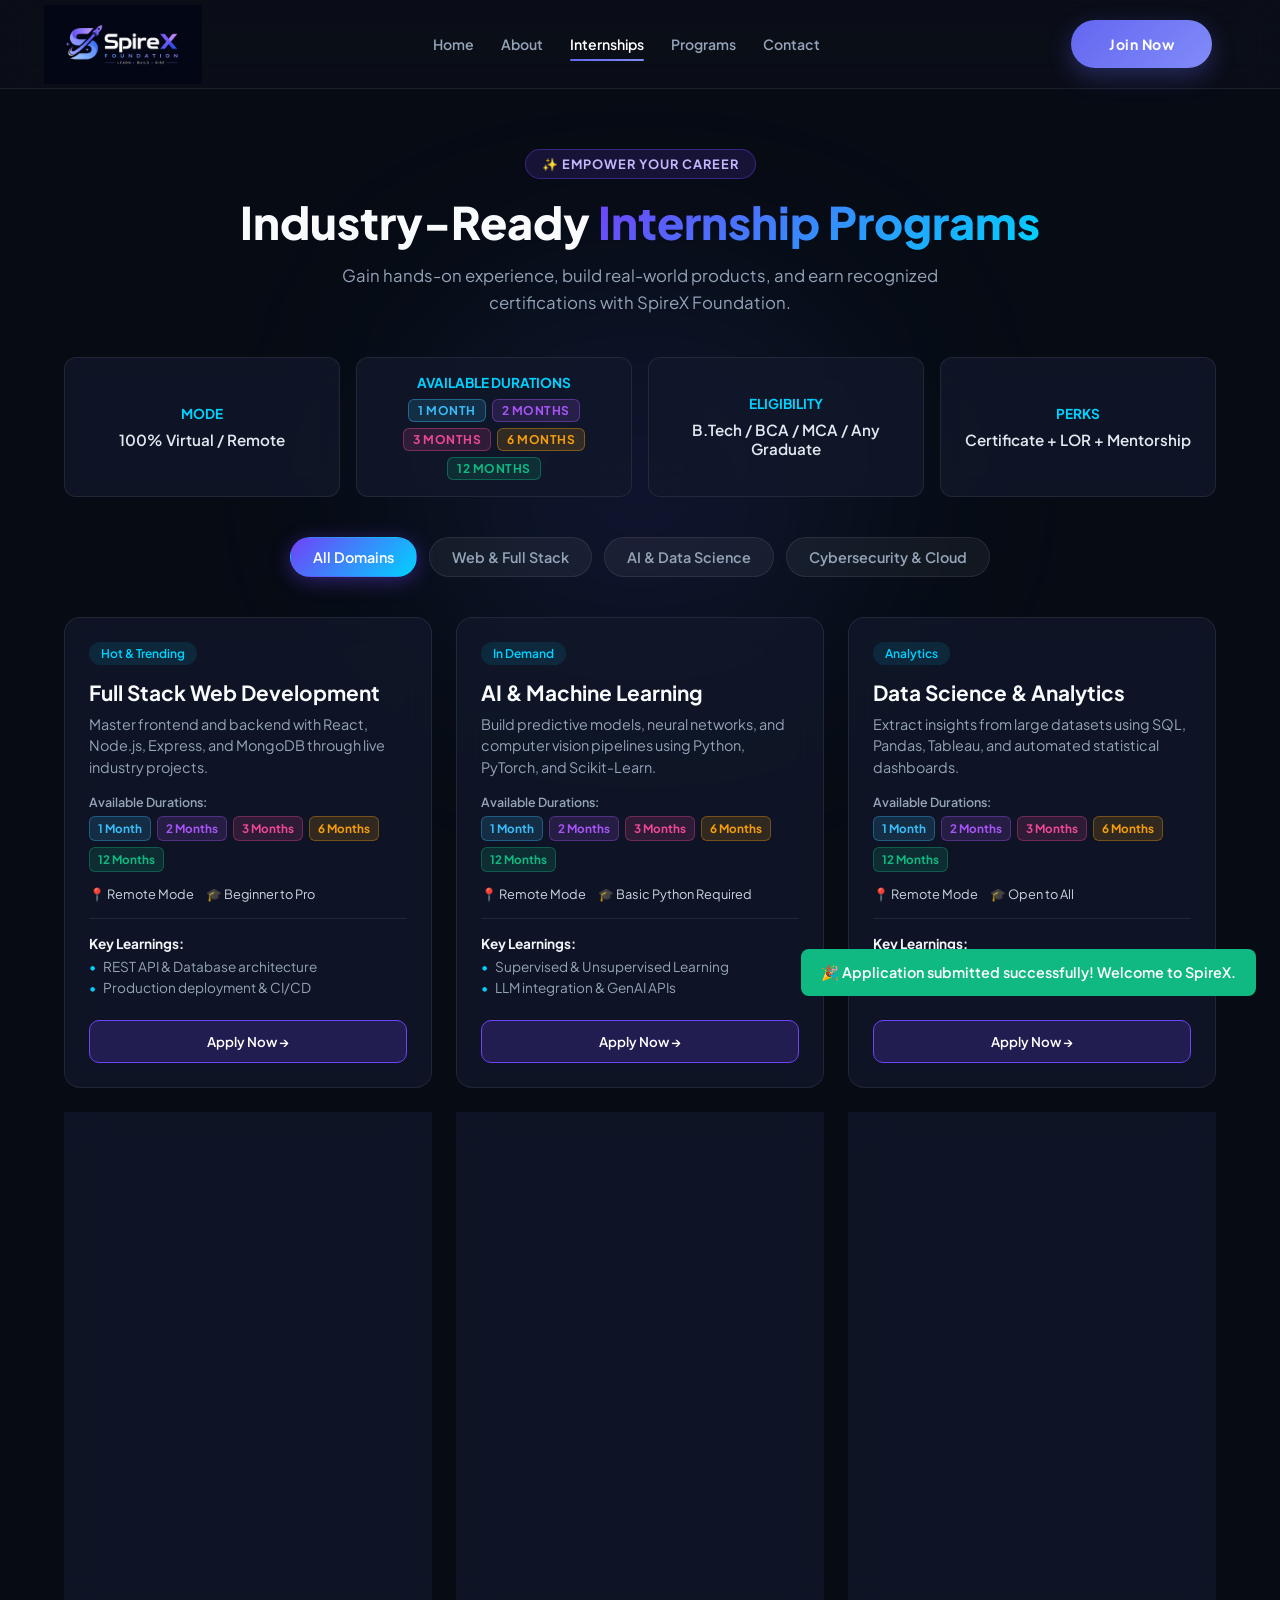
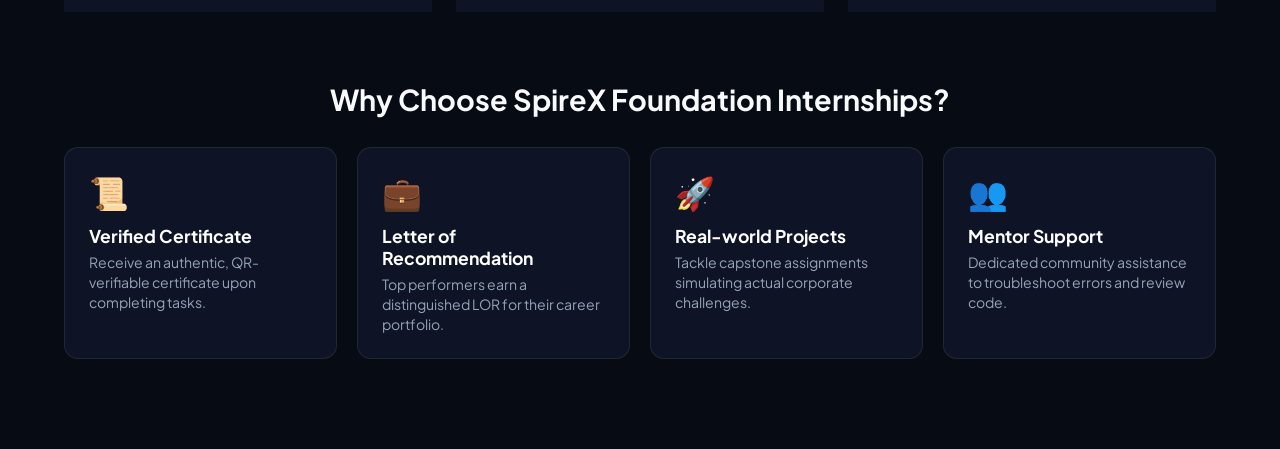
<file: public/internships.html>
<!DOCTYPE html>
<html lang="en">

<head>
    <meta charset="UTF-8" />
    <meta name="viewport" content="width=device-width, initial-scale=1.0" />
    <title>SpireX Foundation - Internships</title>
    <link rel="preconnect" href="https://fonts.googleapis.com">
    <link rel="preconnect" href="https://fonts.gstatic.com" crossorigin>
    <link href="https://fonts.googleapis.com/css2?family=Plus+Jakarta+Sans:wght@400;500;600;700;800&display=swap"
        rel="stylesheet">

    <link rel="stylesheet" href="css/internship/style.css">
    <link rel="stylesheet" href="css/navbar.css">
</head>

<body>

    <!-- Top Navigation Header with Logo -->
    <div id="navbar-container"></div>


    <!-- Internship Section -->
    <section class="internship-section" id="internships">
        <div class="glow-bg"></div>

        <div class="container">
            <!-- Section Header -->
            <div class="section-header">
                <span class="badge">✨ EMPOWER YOUR CAREER</span>
                <h2 class="section-title">Industry-Ready <span class="gradient-text">Internship Programs</span></h2>
                <p class="section-subtitle">
                    Gain hands-on experience, build real-world products, and earn recognized certifications with SpireX
                    Foundation.
                </p>
            </div>

            <!-- Key Program Highlights -->
            <div class="program-stats-grid">
                <div class="stat-card">
                    <h4>Mode</h4>
                    <p class="highlight-info">100% Virtual / Remote</p>
                </div>
                <div class="stat-card duration-stat-card">
                    <h4>Available Durations</h4>
                    <div class="duration-badges-wrap">
                        <span class="dur-pill p-1m">1 Month</span>
                        <span class="dur-pill p-2m">2 Months</span>
                        <span class="dur-pill p-3m">3 Months</span>
                        <span class="dur-pill p-6m">6 Months</span>
                        <span class="dur-pill p-12m">12 Months</span>
                    </div>
                </div>
                <div class="stat-card">
                    <h4>Eligibility</h4>
                    <p class="highlight-info">B.Tech / BCA / MCA / Any Graduate</p>
                </div>
                <div class="stat-card">
                    <h4>Perks</h4>
                    <p class="highlight-info">Certificate + LOR + Mentorship</p>
                </div>
            </div>

            <!-- Domain Filter Tabs -->
            <div class="filter-wrapper">
                <button class="filter-btn active" data-filter="all">All Domains</button>
                <button class="filter-btn" data-filter="web">Web & Full Stack</button>
                <button class="filter-btn" data-filter="ai">AI & Data Science</button>
                <button class="filter-btn" data-filter="cyber">Cybersecurity & Cloud</button>
            </div>

            <!-- Internship Cards Grid -->
            <div class="cards-grid" id="programsGrid">
                <!-- Card 1 -->
                <div class="intern-card" data-category="web">
                    <div class="card-tag">Hot & Trending</div>
                    <h3>Full Stack Web Development</h3>
                    <p class="card-desc">Master frontend and backend with React, Node.js, Express, and MongoDB through
                        live industry projects.</p>

                    <div class="duration-container">
                        <label class="dur-label">Available Durations:</label>
                        <div class="card-durations">
                            <span class="dur-tag d-1">1 Month</span>
                            <span class="dur-tag d-2">2 Months</span>
                            <span class="dur-tag d-3">3 Months</span>
                            <span class="dur-tag d-6">6 Months</span>
                            <span class="dur-tag d-12">12 Months</span>
                        </div>
                    </div>

                    <div class="card-details">
                        <span>📍 Remote Mode</span>
                        <span>🎓 Beginner to Pro</span>
                    </div>
                    <div class="learning-outcomes">
                        <strong>Key Learnings:</strong>
                        <ul>
                            <li>REST API & Database architecture</li>
                            <li>Production deployment & CI/CD</li>
                        </ul>
                    </div>
                    <button class="apply-btn" onclick="openModal('Full Stack Web Development')">Apply Now
                        &rarr;</button>
                </div>

                <!-- Card 2 -->
                <div class="intern-card" data-category="ai">
                    <div class="card-tag">In Demand</div>
                    <h3>AI & Machine Learning</h3>
                    <p class="card-desc">Build predictive models, neural networks, and computer vision pipelines using
                        Python, PyTorch, and Scikit-Learn.</p>

                    <div class="duration-container">
                        <label class="dur-label">Available Durations:</label>
                        <div class="card-durations">
                            <span class="dur-tag d-1">1 Month</span>
                            <span class="dur-tag d-2">2 Months</span>
                            <span class="dur-tag d-3">3 Months</span>
                            <span class="dur-tag d-6">6 Months</span>
                            <span class="dur-tag d-12">12 Months</span>
                        </div>
                    </div>

                    <div class="card-details">
                        <span>📍 Remote Mode</span>
                        <span>🎓 Basic Python Required</span>
                    </div>
                    <div class="learning-outcomes">
                        <strong>Key Learnings:</strong>
                        <ul>
                            <li>Supervised & Unsupervised Learning</li>
                            <li>LLM integration & GenAI APIs</li>
                        </ul>
                    </div>
                    <button class="apply-btn" onclick="openModal('AI & Machine Learning')">Apply Now &rarr;</button>
                </div>

                <!-- Card 3 -->
                <div class="intern-card" data-category="ai">
                    <div class="card-tag">Analytics</div>
                    <h3>Data Science & Analytics</h3>
                    <p class="card-desc">Extract insights from large datasets using SQL, Pandas, Tableau, and automated
                        statistical dashboards.</p>

                    <div class="duration-container">
                        <label class="dur-label">Available Durations:</label>
                        <div class="card-durations">
                            <span class="dur-tag d-1">1 Month</span>
                            <span class="dur-tag d-2">2 Months</span>
                            <span class="dur-tag d-3">3 Months</span>
                            <span class="dur-tag d-6">6 Months</span>
                            <span class="dur-tag d-12">12 Months</span>
                        </div>
                    </div>

                    <div class="card-details">
                        <span>📍 Remote Mode</span>
                        <span>🎓 Open to All</span>
                    </div>
                    <div class="learning-outcomes">
                        <strong>Key Learnings:</strong>
                        <ul>
                            <li>Exploratory Data Analysis (EDA)</li>
                            <li>BI Dashboarding & Storytelling</li>
                        </ul>
                    </div>
                    <button class="apply-btn" onclick="openModal('Data Science & Analytics')">Apply Now &rarr;</button>
                </div>

                <!-- Card 4 -->
                <div class="intern-card" data-category="cyber">
                    <div class="card-tag">Security</div>
                    <h3>Cybersecurity & Ethical Hacking</h3>
                    <p class="card-desc">Learn network vulnerability analysis, web application penetration testing, and
                        security fundamentals.</p>

                    <div class="duration-container">
                        <label class="dur-label">Available Durations:</label>
                        <div class="card-durations">
                            <span class="dur-tag d-1">1 Month</span>
                            <span class="dur-tag d-2">2 Months</span>
                            <span class="dur-tag d-3">3 Months</span>
                            <span class="dur-tag d-6">6 Months</span>
                            <span class="dur-tag d-12">12 Months</span>
                        </div>
                    </div>

                    <div class="card-details">
                        <span>📍 Remote Mode</span>
                        <span>🎓 Computer Basics</span>
                    </div>
                    <div class="learning-outcomes">
                        <strong>Key Learnings:</strong>
                        <ul>
                            <li>OWASP Top 10 vulnerabilities</li>
                            <li>Network threat hunting & Wireshark</li>
                        </ul>
                    </div>
                    <button class="apply-btn" onclick="openModal('Cybersecurity & Ethical Hacking')">Apply Now
                        &rarr;</button>
                </div>

                <!-- Card 5 -->
                <div class="intern-card" data-category="web">
                    <div class="card-tag">UI/UX</div>
                    <h3>UI/UX & Frontend Design</h3>
                    <p class="card-desc">Design modern web apps using Figma, wireframing, design systems, Tailwind CSS,
                        and Next.js.</p>

                    <div class="duration-container">
                        <label class="dur-label">Available Durations:</label>
                        <div class="card-durations">
                            <span class="dur-tag d-1">1 Month</span>
                            <span class="dur-tag d-2">2 Months</span>
                            <span class="dur-tag d-3">3 Months</span>
                            <span class="dur-tag d-6">6 Months</span>
                            <span class="dur-tag d-12">12 Months</span>
                        </div>
                    </div>

                    <div class="card-details">
                        <span>📍 Remote Mode</span>
                        <span>🎓 Creative Mindset</span>
                    </div>
                    <div class="learning-outcomes">
                        <strong>Key Learnings:</strong>
                        <ul>
                            <li>User persona & prototype testing</li>
                            <li>Design-to-code implementation</li>
                        </ul>
                    </div>
                    <button class="apply-btn" onclick="openModal('UI/UX & Frontend Design')">Apply Now &rarr;</button>
                </div>

                <!-- Card 6 -->
                <div class="intern-card" data-category="cyber">
                    <div class="card-tag">Cloud</div>
                    <h3>Cloud Computing & DevOps</h3>
                    <p class="card-desc">Understand AWS fundamentals, Docker containerization, Kubernetes basics, and
                        Linux server management.</p>

                    <div class="duration-container">
                        <label class="dur-label">Available Durations:</label>
                        <div class="card-durations">
                            <span class="dur-tag d-1">1 Month</span>
                            <span class="dur-tag d-2">2 Months</span>
                            <span class="dur-tag d-3">3 Months</span>
                            <span class="dur-tag d-6">6 Months</span>
                            <span class="dur-tag d-12">12 Months</span>
                        </div>
                    </div>

                    <div class="card-details">
                        <span>📍 Remote Mode</span>
                        <span>🎓 CS Fundamentals</span>
                    </div>
                    <div class="learning-outcomes">
                        <strong>Key Learnings:</strong>
                        <ul>
                            <li>Container orchestration & Docker</li>
                            <li>AWS EC2, S3 & Cloud Architecture</li>
                        </ul>
                    </div>
                    <button class="apply-btn" onclick="openModal('Cloud Computing & DevOps')">Apply Now &rarr;</button>
                </div>
            </div>

            <!-- Benefits & Outcomes -->
            <div class="benefits-container">
                <h3 class="benefits-heading">Why Choose SpireX Foundation Internships?</h3>
                <div class="benefits-grid">
                    <div class="benefit-box">
                        <div class="icon">📜</div>
                        <h4>Verified Certificate</h4>
                        <p>Receive an authentic, QR-verifiable certificate upon completing tasks.</p>
                    </div>
                    <div class="benefit-box">
                        <div class="icon">💼</div>
                        <h4>Letter of Recommendation</h4>
                        <p>Top performers earn a distinguished LOR for their career portfolio.</p>
                    </div>
                    <div class="benefit-box">
                        <div class="icon">🚀</div>
                        <h4>Real-world Projects</h4>
                        <p>Tackle capstone assignments simulating actual corporate challenges.</p>
                    </div>
                    <div class="benefit-box">
                        <div class="icon">👥</div>
                        <h4>Mentor Support</h4>
                        <p>Dedicated community assistance to troubleshoot errors and review code.</p>
                    </div>
                </div>
            </div>
        </div>
    </section>

    <!-- Application Modal Form -->
    <div class="modal-overlay" id="applyModal">
        <div class="modal-card">
            <button class="close-btn" onclick="closeModal()">&times;</button>
            <h3>Apply for <span id="modalDomainTitle">Internship</span></h3>
            <p class="modal-subtitle">Fill in your details below to submit your application.</p>

            <form id="internshipForm" novalidate>
                <input type="hidden" id="selectedDomain" name="domain" />

                <div class="form-group">
                    <label for="fullName">Full Name *</label>
                    <input type="text" id="fullName" placeholder="e.g. John Doe" />
                    <small class="error-msg" id="nameError"></small>
                </div>

                <div class="form-group">
                    <label for="email">Email Address *</label>
                    <input type="email" id="email" placeholder="e.g. john@example.com" />
                    <small class="error-msg" id="emailError"></small>
                </div>

                <div class="form-group">
                    <label for="phone">Phone / WhatsApp Number *</label>
                    <input type="tel" id="phone" placeholder="e.g. 9876543210" />
                    <small class="error-msg" id="phoneError"></small>
                </div>

                <div class="form-row">
                    <div class="form-group">
                        <label for="college">College / University *</label>
                        <input type="text" id="college" placeholder="College Name" />
                        <small class="error-msg" id="collegeError"></small>
                    </div>
                    <div class="form-group">
                        <label for="duration">Select Duration *</label>
                        <select id="duration" class="styled-select">
                            <option value="1_month">1 Month</option>
                            <option value="2_months">2 Months</option>
                            <option value="3_months">3 Months</option>
                            <option value="6_months">6 Months</option>
                            <option value="12_months">12 Months</option>
                        </select>
                    </div>
                </div>

                <div class="form-group">
                    <label for="github">LinkedIn / GitHub Profile (Optional)</label>
                    <input type="url" id="github" placeholder="https://..." />
                </div>

                <button type="submit" class="submit-btn" id="submitBtn">Submit Application</button>
            </form>
        </div>
    </div>

    <!-- Success Notification -->
    <div class="toast" id="toastNotification">
        🎉 Application submitted successfully! Welcome to SpireX.
    </div>


    <script src="js/internship/script.js"></script>
    <script src="js/common/navbar.js"></script>
</body>

</html>
</file>
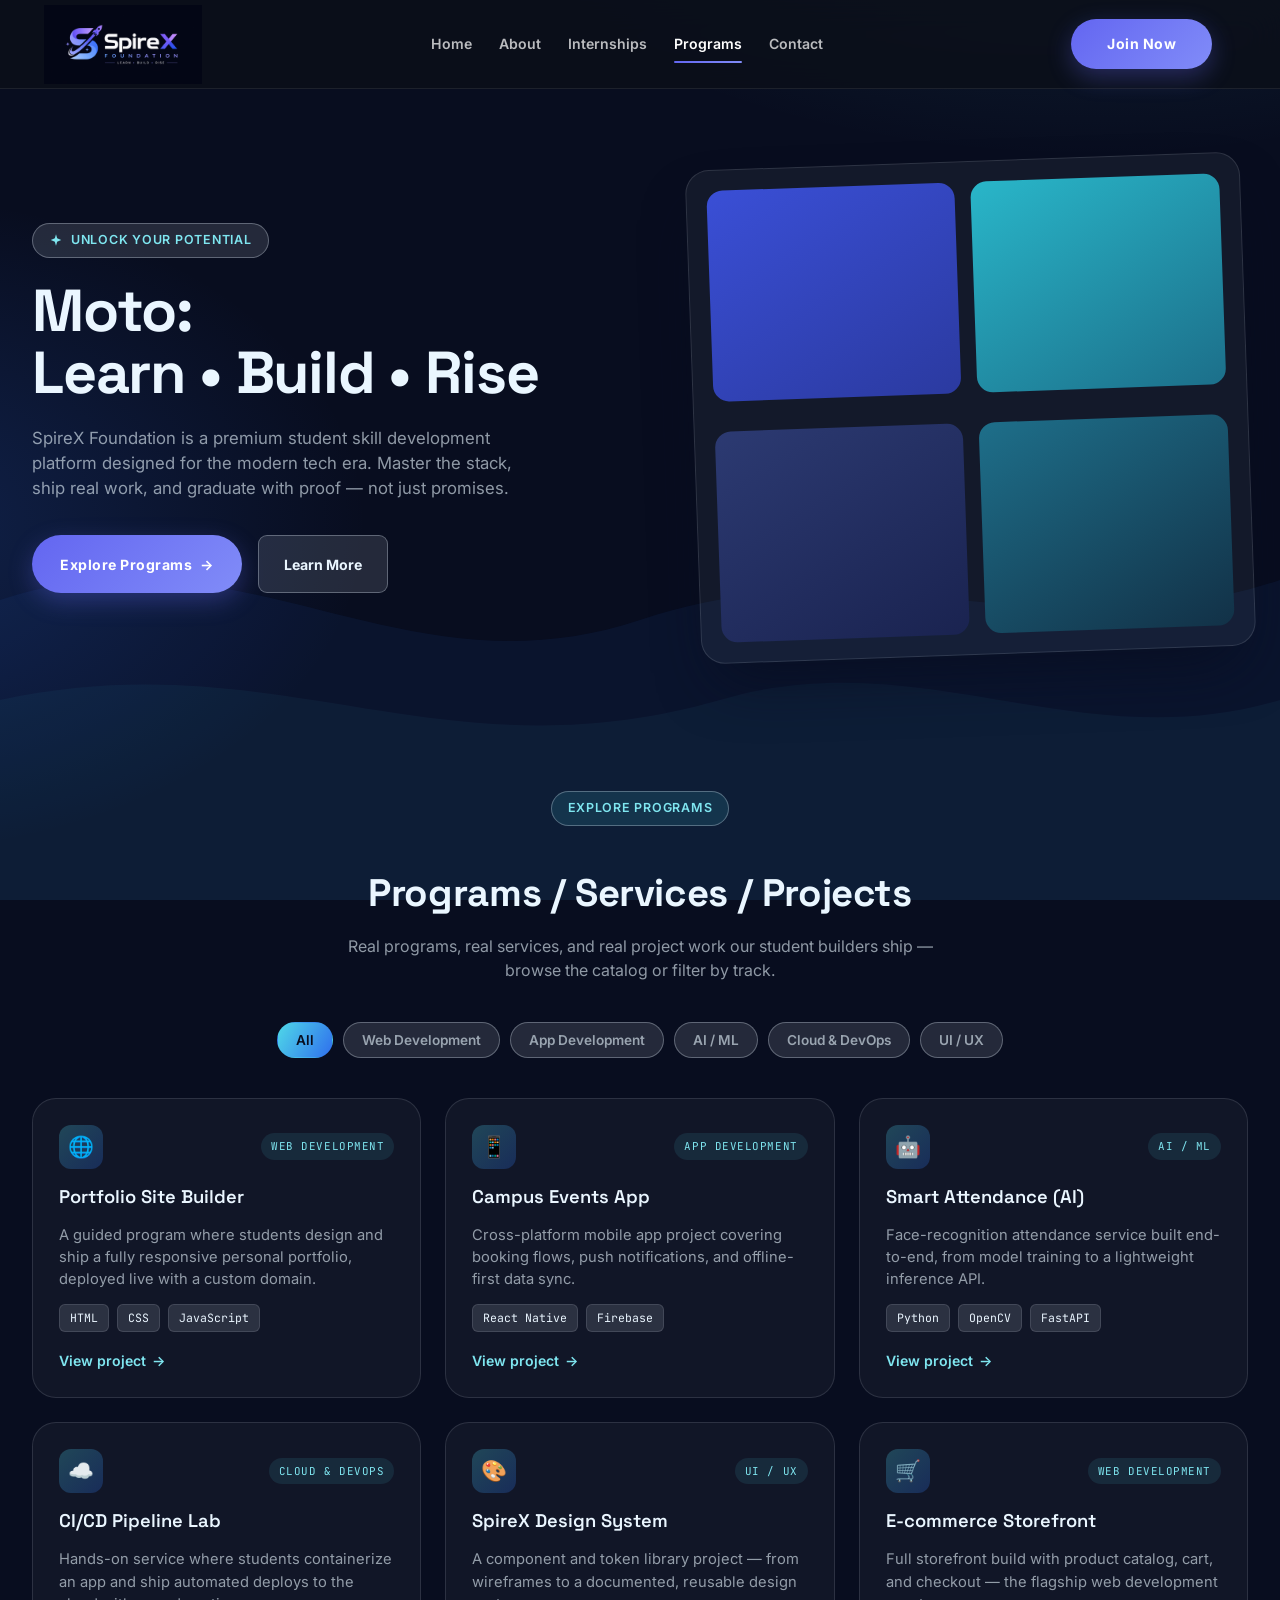
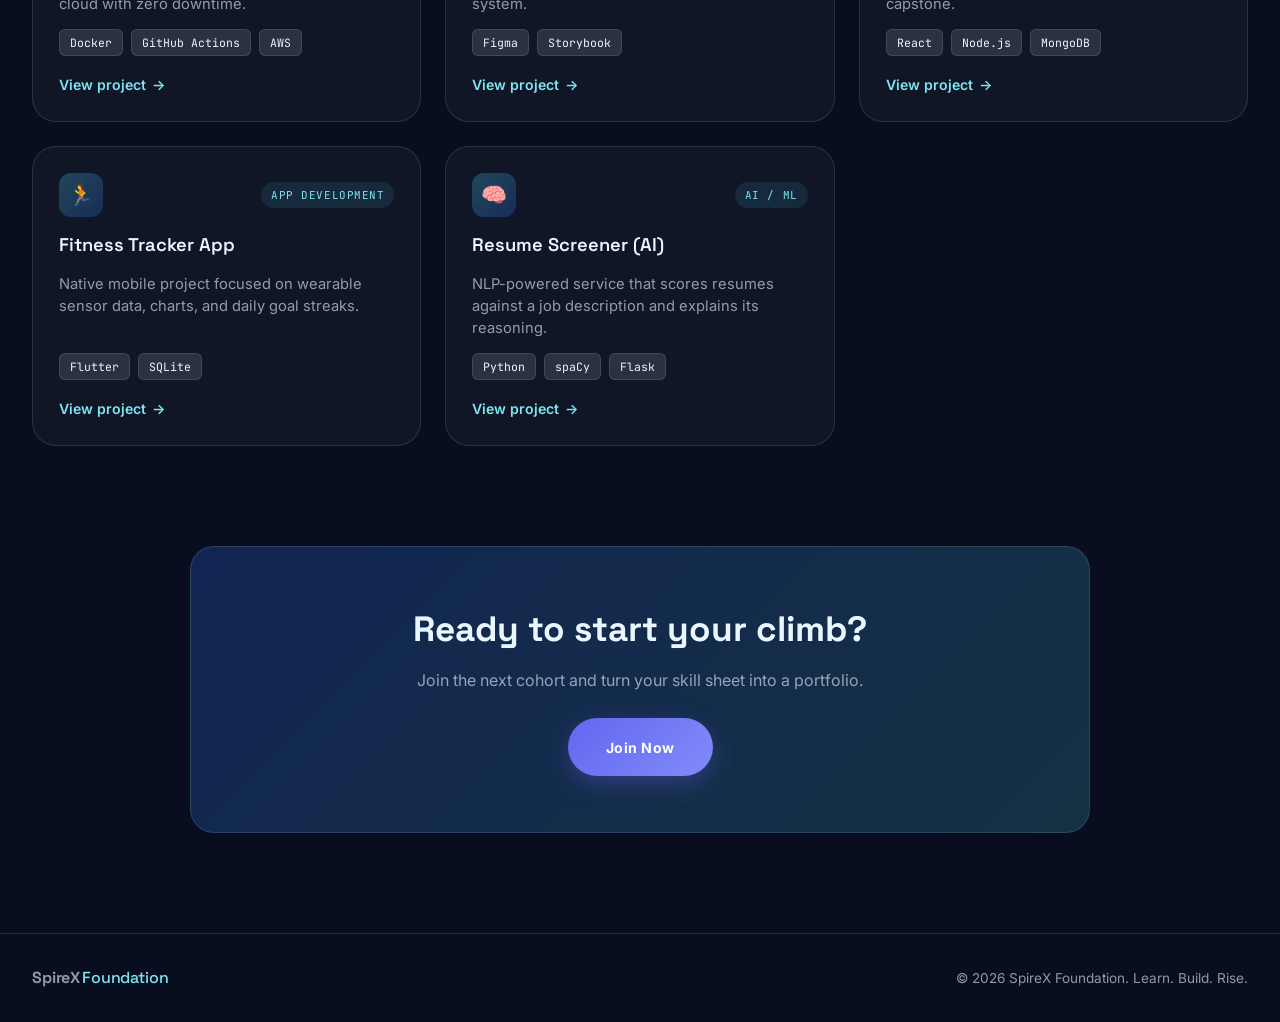
<file: public/programs.html>
<!DOCTYPE html>
<html lang="en">

<head>
  <meta charset="UTF-8">
  <meta name="viewport" content="width=device-width, initial-scale=1.0">
  <title>SpireX Foundation — Learn. Build. Rise.</title>
  <link rel="preconnect" href="https://fonts.googleapis.com">
  <link
    href="https://fonts.googleapis.com/css2?family=Space+Grotesk:wght@400;500;600;700&family=Inter:wght@400;500;600;700&family=JetBrains+Mono:wght@400;500&display=swap"
    rel="stylesheet">
  <link rel="stylesheet" href="css/programs/style.css">
  <link rel="stylesheet" href="css/navbar.css">
</head>

<body>

  <!-- ambient background waves -->
  <div class="bg-waves" aria-hidden="true">
    <svg viewBox="0 0 1600 900" preserveAspectRatio="none">
      <path class="wave wave-1" d="M0,600 C 300,520 500,700 800,620 C 1100,540 1300,660 1600,580 L1600,900 L0,900 Z">
      </path>
      <path class="wave wave-2" d="M0,700 C 350,640 550,780 900,700 C 1150,640 1350,760 1600,700 L1600,900 L0,900 Z">
      </path>
    </svg>
  </div>

  <div id="navbar-container"></div>

  <main id="top">
    <section class="hero">
      <div class="hero-copy">
        <span class="eyebrow"><svg width="14" height="14" viewBox="0 0 24 24" fill="none">
            <path d="M12 2 L14 9 L21 12 L14 15 L12 22 L10 15 L3 12 L10 9 Z" fill="currentColor" />
          </svg> Unlock Your Potential</span>
        <h1>Moto: <br>
          Learn <span class="dot">•</span> Build <span class="dot">•</span> Rise
        </h1>
        <p class="hero-sub">SpireX Foundation is a premium student skill development platform designed for the modern
          tech era. Master the stack, ship real work, and graduate with proof — not just promises.</p>
        <div class="hero-actions">
          <a href="#programs" class="btn btn-primary" id="exploreBtn">Explore Programs <span
              aria-hidden="true">→</span></a>
          <a href="about.html" class="btn btn-ghost">Learn More</a>
        </div>
      </div>

      <div class="hero-visual" aria-hidden="true">
        <div class="visual-frame">
          <div class="tile tile-a">
            <span class="tile-label"></span>
            <span class="tile-name"></span>
          </div>
          <div class="tile tile-b">
            <span class="tile-label"></span>
            <span class="tile-name"></span>
          </div>
          <div class="tile tile-c">
            <span class="tile-label"></span>
            <span class="tile-name"></span>
          </div>
          <div class="tile tile-d">
            <span class="tile-label"></span>
            <span class="tile-name"></span>
          </div>
        </div>
      </div>
    </section>

    <!-- ================= PROGRAMS / SERVICES / PROJECTS ================= -->
    <section class="programs" id="programs">
      <div class="section-head">
        <span class="eyebrow eyebrow-alt">Explore Programs</span>
        <h2>Programs / Services / Projects</h2>
        <p class="section-sub">Real programs, real services, and real project work our student builders ship — browse
          the catalog or filter by track.</p>
      </div>

      <div class="filter-bar" id="filterBar" role="tablist" aria-label="Filter projects by category">
        <button class="filter-chip is-active" data-filter="all" role="tab" aria-selected="true">All</button>
        <button class="filter-chip" data-filter="web" role="tab" aria-selected="false">Web Development</button>
        <button class="filter-chip" data-filter="app" role="tab" aria-selected="false">App Development</button>
        <button class="filter-chip" data-filter="ai" role="tab" aria-selected="false">AI / ML</button>
        <button class="filter-chip" data-filter="cloud" role="tab" aria-selected="false">Cloud &amp; DevOps</button>
        <button class="filter-chip" data-filter="design" role="tab" aria-selected="false">UI / UX</button>
      </div>

      <div class="card-grid" id="cardGrid">
        <!-- cards injected by script.js -->
      </div>
    </section>

    <section class="cta" id="join">
      <div class="cta-inner">
        <h2>Ready to start your climb?</h2>
        <p>Join the next cohort and turn your skill sheet into a portfolio.</p>
        <a href="#programs" class="btn btn-primary">Join Now</a>
      </div>
    </section>
  </main>

  <footer class="site-footer" id="contact">
    <div class="footer-inner">
      <div class="brand-text small">SpireX<em>Foundation</em></div>
      <p>&copy; 2026 SpireX Foundation. Learn. Build. Rise.</p>
    </div>
  </footer>

  <script src="js/programs/script.js"></script>
  <script src="js/common/navbar.js"></script>
</body>

</html>
</file>
<file: public/css/home/layout.css>
@charset "UTF-8";

:root {
  --grid-columns: 12;
  --grid-gutter-x: 1.5rem;
  --grid-gutter-y: 0;

  --container-max-sm: 540px;
  --container-max-md: 720px;
  --container-max-lg: 960px;
  --container-max-xl: 1140px;
  --container-max-xxl: 1320px;
}

*,
*::before,
*::after {
  box-sizing: border-box;
}


.container,
.container-fluid {
  width: 100%;
  padding-right: calc(var(--grid-gutter-x) * 0.5);
  padding-left: calc(var(--grid-gutter-x) * 0.5);
  margin-right: auto;
  margin-left: auto;
}

@media (min-width: 576px) {
  .container { max-width: var(--container-max-sm); }
}

@media (min-width: 768px) {
  .container { max-width: var(--container-max-md); }
}

@media (min-width: 992px) {
  .container { max-width: var(--container-max-lg); }
}

@media (min-width: 1200px) {
  .container { max-width: var(--container-max-xl); }
}

@media (min-width: 1400px) {
  .container { max-width: var(--container-max-xxl); }
}

.row {
  display: flex;
  flex-wrap: wrap;
  margin-top: calc(-1 * var(--grid-gutter-y));
  margin-right: calc(-0.5 * var(--grid-gutter-x));
  margin-left: calc(-0.5 * var(--grid-gutter-x));
}

.row > * {
  flex-shrink: 0;
  width: 100%;
  max-width: 100%;
  padding-right: calc(var(--grid-gutter-x) * 0.5);
  padding-left: calc(var(--grid-gutter-x) * 0.5);
  margin-top: var(--grid-gutter-y);
}

.col          { flex: 1 0 0%; }
.col-auto     { flex: 0 0 auto; width: auto; }
.col-1        { flex: 0 0 auto; width: 8.33333333%; }
.col-2        { flex: 0 0 auto; width: 16.66666667%; }
.col-3        { flex: 0 0 auto; width: 25%; }
.col-4        { flex: 0 0 auto; width: 33.33333333%; }
.col-5        { flex: 0 0 auto; width: 41.66666667%; }
.col-6        { flex: 0 0 auto; width: 50%; }
.col-7        { flex: 0 0 auto; width: 58.33333333%; }
.col-8        { flex: 0 0 auto; width: 66.66666667%; }
.col-9        { flex: 0 0 auto; width: 75%; }
.col-10       { flex: 0 0 auto; width: 83.33333333%; }
.col-11       { flex: 0 0 auto; width: 91.66666667%; }
.col-12       { flex: 0 0 auto; width: 100%; }

@media (min-width: 576px) {
  .col-sm       { flex: 1 0 0%; }
  .col-sm-auto  { flex: 0 0 auto; width: auto; }
  .col-sm-1     { flex: 0 0 auto; width: 8.33333333%; }
  .col-sm-2     { flex: 0 0 auto; width: 16.66666667%; }
  .col-sm-3     { flex: 0 0 auto; width: 25%; }
  .col-sm-4     { flex: 0 0 auto; width: 33.33333333%; }
  .col-sm-5     { flex: 0 0 auto; width: 41.66666667%; }
  .col-sm-6     { flex: 0 0 auto; width: 50%; }
  .col-sm-7     { flex: 0 0 auto; width: 58.33333333%; }
  .col-sm-8     { flex: 0 0 auto; width: 66.66666667%; }
  .col-sm-9     { flex: 0 0 auto; width: 75%; }
  .col-sm-10    { flex: 0 0 auto; width: 83.33333333%; }
  .col-sm-11    { flex: 0 0 auto; width: 91.66666667%; }
  .col-sm-12    { flex: 0 0 auto; width: 100%; }
}

@media (min-width: 768px) {
  .col-md       { flex: 1 0 0%; }
  .col-md-auto  { flex: 0 0 auto; width: auto; }
  .col-md-1     { flex: 0 0 auto; width: 8.33333333%; }
  .col-md-2     { flex: 0 0 auto; width: 16.66666667%; }
  .col-md-3     { flex: 0 0 auto; width: 25%; }
  .col-md-4     { flex: 0 0 auto; width: 33.33333333%; }
  .col-md-5     { flex: 0 0 auto; width: 41.66666667%; }
  .col-md-6     { flex: 0 0 auto; width: 50%; }
  .col-md-7     { flex: 0 0 auto; width: 58.33333333%; }
  .col-md-8     { flex: 0 0 auto; width: 66.66666667%; }
  .col-md-9     { flex: 0 0 auto; width: 75%; }
  .col-md-10    { flex: 0 0 auto; width: 83.33333333%; }
  .col-md-11    { flex: 0 0 auto; width: 91.66666667%; }
  .col-md-12    { flex: 0 0 auto; width: 100%; }
}

@media (min-width: 992px) {
  .col-lg       { flex: 1 0 0%; }
  .col-lg-auto  { flex: 0 0 auto; width: auto; }
  .col-lg-1     { flex: 0 0 auto; width: 8.33333333%; }
  .col-lg-2     { flex: 0 0 auto; width: 16.66666667%; }
  .col-lg-3     { flex: 0 0 auto; width: 25%; }
  .col-lg-4     { flex: 0 0 auto; width: 33.33333333%; }
  .col-lg-5     { flex: 0 0 auto; width: 41.66666667%; }
  .col-lg-6     { flex: 0 0 auto; width: 50%; }
  .col-lg-7     { flex: 0 0 auto; width: 58.33333333%; }
  .col-lg-8     { flex: 0 0 auto; width: 66.66666667%; }
  .col-lg-9     { flex: 0 0 auto; width: 75%; }
  .col-lg-10    { flex: 0 0 auto; width: 83.33333333%; }
  .col-lg-11    { flex: 0 0 auto; width: 91.66666667%; }
  .col-lg-12    { flex: 0 0 auto; width: 100%; }
}

@media (min-width: 1200px) {
  .col-xl       { flex: 1 0 0%; }
  .col-xl-auto  { flex: 0 0 auto; width: auto; }
  .col-xl-1     { flex: 0 0 auto; width: 8.33333333%; }
  .col-xl-2     { flex: 0 0 auto; width: 16.66666667%; }
  .col-xl-3     { flex: 0 0 auto; width: 25%; }
  .col-xl-4     { flex: 0 0 auto; width: 33.33333333%; }
  .col-xl-6     { flex: 0 0 auto; width: 50%; }
  .col-xl-12    { flex: 0 0 auto; width: 100%; }
}



.g-0  { --grid-gutter-x: 0;     --grid-gutter-y: 0; }
.g-1  { --grid-gutter-x: 0.25rem; --grid-gutter-y: 0.25rem; }
.g-2  { --grid-gutter-x: 0.5rem;  --grid-gutter-y: 0.5rem; }
.g-3  { --grid-gutter-x: 1rem;    --grid-gutter-y: 1rem; }
.g-4  { --grid-gutter-x: 1.5rem;  --grid-gutter-y: 1.5rem; }
.g-5  { --grid-gutter-x: 3rem;    --grid-gutter-y: 3rem; }

.gx-0 { --grid-gutter-x: 0; }
.gx-1 { --grid-gutter-x: 0.25rem; }
.gx-2 { --grid-gutter-x: 0.5rem; }
.gx-3 { --grid-gutter-x: 1rem; }
.gx-4 { --grid-gutter-x: 1.5rem; }
.gx-5 { --grid-gutter-x: 3rem; }

.gy-0 { --grid-gutter-y: 0; }
.gy-1 { --grid-gutter-y: 0.25rem; }
.gy-2 { --grid-gutter-y: 0.5rem; }
.gy-3 { --grid-gutter-y: 1rem; }
.gy-4 { --grid-gutter-y: 1.5rem; }
.gy-5 { --grid-gutter-y: 3rem; }

.gap-0 { gap: 0 !important; }
.gap-1 { gap: 0.25rem !important; }
.gap-2 { gap: 0.5rem !important; }
.gap-3 { gap: 1rem !important; }
.gap-4 { gap: 1.5rem !important; }
.gap-5 { gap: 3rem !important; }


.d-flex             { display: flex !important; }
.d-inline-flex      { display: inline-flex !important; }
.d-block            { display: block !important; }
.d-inline-block     { display: inline-block !important; }
.d-none             { display: none !important; }

.flex-row           { flex-direction: row !important; }
.flex-column        { flex-direction: column !important; }
.flex-wrap          { flex-wrap: wrap !important; }
.flex-nowrap        { flex-wrap: nowrap !important; }
.flex-grow-1        { flex-grow: 1 !important; }
.flex-shrink-0      { flex-shrink: 0 !important; }

.justify-content-start   { justify-content: flex-start !important; }
.justify-content-end     { justify-content: flex-end !important; }
.justify-content-center  { justify-content: center !important; }
.justify-content-between { justify-content: space-between !important; }
.justify-content-around  { justify-content: space-around !important; }

.align-items-start    { align-items: flex-start !important; }
.align-items-end      { align-items: flex-end !important; }
.align-items-center   { align-items: center !important; }
.align-items-baseline { align-items: baseline !important; }
.align-items-stretch  { align-items: stretch !important; }

.align-self-start     { align-self: flex-start !important; }
.align-self-end       { align-self: flex-end !important; }
.align-self-center    { align-self: center !important; }

@media (min-width: 576px) {
  .d-sm-none  { display: none !important; }
  .d-sm-block { display: block !important; }
  .d-sm-flex  { display: flex !important; }
}

@media (min-width: 768px) {
  .d-md-none  { display: none !important; }
  .d-md-block { display: block !important; }
  .d-md-flex  { display: flex !important; }
}

@media (min-width: 992px) {
  .d-lg-none  { display: none !important; }
  .d-lg-block { display: block !important; }
  .d-lg-flex  { display: flex !important; }
}


.m-0  { margin: 0 !important; }
.m-1  { margin: 0.25rem !important; }
.m-2  { margin: 0.5rem !important; }
.m-3  { margin: 1rem !important; }
.m-4  { margin: 1.5rem !important; }
.m-5  { margin: 3rem !important; }
.m-auto { margin: auto !important; }

.mx-auto { margin-right: auto !important; margin-left: auto !important; }
.my-auto { margin-top: auto !important; margin-bottom: auto !important; }

.mt-0 { margin-top: 0 !important; }
.mt-1 { margin-top: 0.25rem !important; }
.mt-2 { margin-top: 0.5rem !important; }
.mt-3 { margin-top: 1rem !important; }
.mt-4 { margin-top: 1.5rem !important; }
.mt-5 { margin-top: 3rem !important; }

.mb-0 { margin-bottom: 0 !important; }
.mb-1 { margin-bottom: 0.25rem !important; }
.mb-2 { margin-bottom: 0.5rem !important; }
.mb-3 { margin-bottom: 1rem !important; }
.mb-4 { margin-bottom: 1.5rem !important; }
.mb-5 { margin-bottom: 3rem !important; }

.my-1 { margin-top: 0.25rem !important; margin-bottom: 0.25rem !important; }
.my-2 { margin-top: 0.5rem !important; margin-bottom: 0.5rem !important; }
.my-3 { margin-top: 1rem !important; margin-bottom: 1rem !important; }
.my-4 { margin-top: 1.5rem !important; margin-bottom: 1.5rem !important; }
.my-5 { margin-top: 3rem !important; margin-bottom: 3rem !important; }

.me-1 { margin-right: 0.25rem !important; }
.me-2 { margin-right: 0.5rem !important; }
.me-3 { margin-right: 1rem !important; }
.ms-1 { margin-left: 0.25rem !important; }
.ms-2 { margin-left: 0.5rem !important; }
.ms-3 { margin-left: 1rem !important; }

.p-0  { padding: 0 !important; }
.p-1  { padding: 0.25rem !important; }
.p-2  { padding: 0.5rem !important; }
.p-3  { padding: 1rem !important; }
.p-4  { padding: 1.5rem !important; }
.p-5  { padding: 3rem !important; }

.py-1 { padding-top: 0.25rem !important; padding-bottom: 0.25rem !important; }
.py-2 { padding-top: 0.5rem !important; padding-bottom: 0.5rem !important; }
.py-3 { padding-top: 1rem !important; padding-bottom: 1rem !important; }
.py-4 { padding-top: 1.5rem !important; padding-bottom: 1.5rem !important; }
.py-5 { padding-top: 3rem !important; padding-bottom: 3rem !important; }

.px-1 { padding-left: 0.25rem !important; padding-right: 0.25rem !important; }
.px-2 { padding-left: 0.5rem !important; padding-right: 0.5rem !important; }
.px-3 { padding-left: 1rem !important; padding-right: 1rem !important; }
.px-4 { padding-left: 1.5rem !important; padding-right: 1.5rem !important; }
.px-5 { padding-left: 3rem !important; padding-right: 3rem !important; }


.text-start  { text-align: left !important; }
.text-center { text-align: center !important; }
.text-end    { text-align: right !important; }

@media (min-width: 768px) {
  .text-md-start  { text-align: left !important; }
  .text-md-center { text-align: center !important; }
  .text-md-end    { text-align: right !important; }
}

@media (min-width: 992px) {
  .text-lg-start  { text-align: left !important; }
  .text-lg-center { text-align: center !important; }
  .text-lg-end    { text-align: right !important; }
}

.text-decoration-none { text-decoration: none !important; }
.w-100 { width: 100% !important; }
.h-100 { height: 100% !important; }
</file>
<file: public/css/home/style.css>
@import url('https://fonts.googleapis.com/css2?family=Plus+Jakarta+Sans:wght@400;500;600;700;800&family=JetBrains+Mono:wght@400;500&display=swap');


:root {
  --bg-primary: #070b14;
  --bg-surface: #0d0f12;
  --bg-elevated: #111419;
  
  --accent: #55d6ff;
  --accent-muted: rgba(85, 214, 255, 0.15);
  --accent-border: rgba(85, 214, 255, 0.5);
  --accent-glow: rgba(85, 214, 255, 0.25);

  --text-primary: #ffffff;
  --text-secondary: #94a3b8;
  --text-dim: #abb6c6;

  --border-subtle: rgba(255, 255, 255, 0.08);
  --border-medium: rgba(255, 255, 255, 0.16);

  --font-family: 'Plus Jakarta Sans', system-ui, -apple-system, sans-serif;
  --radius-sm: 2px;
  --radius-md: 4px;
  --transition-speed: 0.25s;
  --transition-ease: cubic-bezier(0.16, 1, 0.3, 1);
}

html {
  scroll-behavior: smooth;
  background-color: var(--bg-primary);
  color: var(--text-secondary);
  font-family: var(--font-family);
  -webkit-font-smoothing: antialiased;
  -moz-osx-font-smoothing: grayscale;
}

body {
  margin: 0;
  padding: 0;
  background-color: var(--bg-primary);
  line-height: 1.6;
}

.section {
  position: relative;
  padding: 6rem 0;
  background-color: var(--bg-primary);
  border-bottom: 1px solid var(--border-subtle);
  overflow: hidden;
}

.section .head {
  margin-bottom: 3.5rem;
}

.section .head .label {
  display: inline-block;
  margin-bottom: 1rem;
}

.section .head .title {
  color: var(--text-primary);
  margin-bottom: 1rem;
}

.section .head .text {
  max-width: 680px;
}

.section .body {
  position: relative;
  z-index: 1;
}

.section.section-dark {
  background-color: var(--bg-primary);
}

.section.section-alt {
  background-color: var(--bg-surface);
}

.section.section-elevated {
  background-color: var(--bg-elevated);
}

.section.section-sm {
  padding: 3.5rem 0;
}

.section.section-lg {
  padding: 9rem 0;
}

.card {
  position: relative;
  background-color: var(--bg-surface);
  border: 1px solid var(--border-subtle);
  border-radius: var(--radius-md);
  padding: 2rem;
  height: 100%;
  display: flex;
  flex-direction: column;
  transition: border-color var(--transition-speed) var(--transition-ease),
              transform var(--transition-speed) var(--transition-ease);
}

.card .head {
  margin-bottom: 1.5rem;
  display: flex;
  flex-direction: column;
  gap: 0.75rem;
}

.card .head .title {
  color: var(--text-primary);
  font-size: 1.25rem;
  font-weight: 700;
  margin: 0;
}

.card .body {
  flex: 1 1 auto;
  color: var(--text-secondary);
  font-size: 0.95rem;
}

.card .body p:last-child {
  margin-bottom: 0;
}

.card .foot {
  margin-top: 1.5rem;
  padding-top: 1rem;
  border-top: 1px solid var(--border-subtle);
  display: flex;
  align-items: center;
  justify-content: space-between;
}

.card .icon {
  color: var(--accent);
  margin-bottom: 0.5rem;
}

.card.card-glass {
  background-color: rgba(13, 15, 18, 0.65);
  backdrop-filter: blur(12px);
  -webkit-backdrop-filter: blur(12px);
  border: 1px solid var(--border-subtle);
}

.card.card-dark {
  background-color: var(--bg-primary);
}

.card.card-outline {
  background-color: transparent;
  border: 1px solid var(--border-subtle);
}

.card.card-sm {
  padding: 1.25rem;
}

.card.card-lg {
  padding: 3rem;
}

.card:hover {
  border-color: var(--border-medium);
}

.btn {
  display: inline-flex;
  align-items: center;
  justify-content: center;
  gap: 0.5rem;
  padding: 0.85rem 1.75rem;
  font-family: var(--font-family);
  font-size: 0.875rem;
  font-weight: 700;
  letter-spacing: 0.05em;
  text-transform: uppercase;
  text-decoration: none;
  border-radius: var(--radius-sm);
  border: 1px solid transparent;
  cursor: pointer;
  background-color: transparent;
  color: var(--text-primary);
  transition: all var(--transition-speed) var(--transition-ease);
  line-height: 1;
}

.btn.btn-primary {
  background-color: var(--accent);
  border-color: var(--accent);
  color: var(--bg-primary);
}

.btn.btn-primary:hover {
  background-color: #7ce0ff;
  border-color: #7ce0ff;
  transform: translateY(-2px);
  box-shadow: 0 4px 20px var(--accent-glow);
}

.btn.btn-outline {
  border-color: var(--border-medium);
  color: var(--text-primary);
  background-color: transparent;
}

.btn.btn-outline:hover {
  border-color: var(--accent);
  color: var(--accent);
  transform: translateY(-2px);
}

.btn.btn-ghost {
  border-color: transparent;
  color: var(--text-secondary);
}

.btn.btn-ghost:hover {
  color: var(--accent);
  background-color: var(--accent-muted);
}

.btn.btn-secondary {
  background-color: var(--bg-elevated);
  border-color: var(--border-subtle);
  color: var(--text-primary);
}

.btn.btn-secondary:hover {
  border-color: var(--border-medium);
  background-color: #161b22;
}

.btn.btn-sm {
  padding: 0.5rem 1rem;
  font-size: 0.75rem;
}

.btn.btn-lg {
  padding: 1.15rem 2.25rem;
  font-size: 1rem;
}

.btn.rounded {
  border-radius: 2em;
}

.heading {
  font-family: var(--font-family);
  font-weight: 800;
  color: var(--text-primary);
  line-height: 1.1;
  letter-spacing: -0.02em;
  margin: 0;
}

.heading.heading-xl {
  font-size: clamp(2.5rem, 6vw, 5rem);
  letter-spacing: -0.03em;
}

.heading.heading-lg {
  font-size: clamp(2rem, 4vw, 3rem);
}

.heading.heading-md {
  font-size: clamp(1.5rem, 2.5vw, 2.25rem);
}

.heading.heading-sm {
  font-size: 1.25rem;
  font-weight: 700;
}

.text {
  font-family: var(--font-family);
  font-size: 1rem;
  font-weight: 400;
  line-height: 1.7;
  color: var(--text-secondary);
}

.text.text-xl { font-size: 1.25rem; }
.text.text-lg { font-size: 1.125rem; }
.text.text-sm { font-size: 0.875rem; }

.text.text-bright { color: var(--text-primary); }
.text.text-muted  { color: var(--text-secondary); }
.text.text.text-dim { color: var(--text-dim); }

.text.text-bold   { font-weight: 700; }
.text.text-medium { font-weight: 500; }


.badge {
  display: inline-flex;
  align-items: center;
  gap: 0.4rem;
  padding: 0.35rem 0.75rem;
  font-size: 0.75rem;
  font-weight: 700;
  letter-spacing: 0.08em;
  text-transform: uppercase;
  border-radius: var(--radius-sm);
  background-color: var(--bg-elevated);
  color: var(--text-secondary);
  border: 1px solid var(--border-subtle);
}

.badge.badge-primary {
  background-color: var(--accent-muted);
  border-color: var(--accent-border);
  color: var(--accent);
}

.badge.badge-outline {
  background-color: transparent;
  border-color: var(--border-medium);
}

.label {
  font-size: 0.75rem;
  font-weight: 700;
  text-transform: uppercase;
  letter-spacing: 0.12em;
  color: var(--accent);
}

.tag {
  font-size: 0.8125rem;
  color: var(--text-dim);
  font-family: 'JetBrains Mono', monospace, monospace;
}

.icon {
  display: inline-flex;
  align-items: center;
  justify-content: center;
  color: var(--accent);
  font-size: 1.25rem;
}

.icon.icon-sm { font-size: 1rem; }
.icon.icon-lg { font-size: 2rem; }

.icon-box {
  display: inline-flex;
  align-items: center;
  justify-content: center;
  width: 48px;
  height: 48px;
  background-color: var(--bg-elevated);
  border: 1px solid var(--border-subtle);
  border-radius: var(--radius-sm);
  color: var(--accent);
  font-size: 1.25rem;
  transition: border-color var(--transition-speed) var(--transition-ease);
}

.icon-box.icon-box-lg {
  width: 64px;
  height: 64px;
  font-size: 1.75rem;
}

.img {
  display: block;
  max-width: 100%;
  height: auto;
  border-radius: var(--radius-sm);
}

.img.img-cover {
  width: 100%;
  height: 100%;
  object-fit: cover;
}

.img.img-contain {
  width: 100%;
  height: 100%;
  object-fit: contain;
}

.img.img-round {
  border-radius: 50%;
}

.img.img-frame {
  border: 1px solid var(--border-subtle);
}

.nav {
  position: fixed;
  top: 0;
  left: 0;
  width: 100%;
  z-index: 1000;
  padding: 1.25rem 0;
  background-color: transparent;
  border-bottom: 1px solid transparent;
  transition: all var(--transition-speed) var(--transition-ease);
}

.nav .brand {
  font-size: 1.125rem;
  font-weight: 800;
  color: var(--text-primary);
  text-decoration: none;
  letter-spacing: -0.01em;
}

.nav .brand span {
  color: var(--accent);
}

.nav .site-logo {
    max-height: 10vh;
}

.nav .links {
  display: flex;
  align-items: center;
  gap: 2rem;
  list-style: none;
  margin: 0;
  padding: 0;
}

.list-unstyled {
    list-style: none;
    margin: 0;
    padding: 0;
}

.nav .links a {
  color: var(--text-secondary);
  text-decoration: none;
  font-size: 0.875rem;
  font-weight: 600;
  transition: color var(--transition-speed) var(--transition-ease);
}

.nav .links a:hover,
.nav .links a.active {
  color: var(--text-primary);
}

.nav .actions {
  display: flex;
  align-items: center;
  gap: 1rem;
}

.nav.scrolled {
  padding: 0.85rem 0;
  background-color: rgba(8, 9, 11, 0.85);
  backdrop-filter: blur(16px);
  -webkit-backdrop-filter: blur(16px);
  border-bottom: 1px solid var(--border-subtle);
}

.nav .toggle {
  display: none;
  background: transparent;
  border: 1px solid var(--border-subtle);
  border-radius: var(--radius-sm);
  color: var(--text-primary);
  width: 40px;
  height: 40px;
  align-items: center;
  justify-content: center;
  cursor: pointer;
  transition: border-color var(--transition-speed) var(--transition-ease),
              color var(--transition-speed) var(--transition-ease);
}

.nav .toggle:hover {
  border-color: var(--accent);
  color: var(--accent);
}

.nav .toggle .icon-close {
  display: none;
}


@media (max-width: 1023px) {
  .nav .toggle {
    display: inline-flex;
  }

  .nav .menu {
    position: fixed;
    top: 65px;
    left: 0;
    width: 100%;
    height: 0;
    overflow: hidden;
    background-color: rgba(8, 9, 11, 0.96);
    backdrop-filter: blur(20px);
    -webkit-backdrop-filter: blur(20px);
    border-bottom: 1px solid transparent;
    display: flex;
    flex-direction: column;
    padding: 0 1.5rem;
    gap: 1.5rem;
    opacity: 0;
    visibility: hidden;
    transition: height 0.35s var(--transition-ease),
                opacity 0.25s var(--transition-ease),
                visibility 0.35s,
                border-color 0.35s ease;
  }

  .nav .menu .links {
    flex-direction: column;
    align-items: flex-start;
    gap: 1.25rem;
    width: 100%;
    padding-top: 1.5rem;
  }

  .nav .menu .links a {
    font-size: 1.125rem;
    width: 100%;
    display: block;
    padding: 0.25rem 0;
  }

  .nav .menu .actions {
    width: 100%;
    padding-bottom: 2rem;
  }

  .nav .menu .actions .btn {
    width: 100%;
  }

  .nav.nav-open {
    background-color: var(--bg-primary);
  }

  .nav.nav-open .menu {
    height: calc(100vh - 65px);
    opacity: 1;
    visibility: visible;
    border-bottom-color: var(--border-subtle);
    overflow-y: auto;
  }

  .nav.nav-open .toggle .icon-menu {
    display: none;
  }

  .nav.nav-open .toggle .icon-close {
    display: inline-block;
  }
}

.footer {
  background-color: var(--bg-primary);
  padding: 6rem 0 3rem;
  border-top: 1px solid var(--border-subtle);
}

.footer .head {
  margin-bottom: 4rem;
}

.footer .divider {
  height: 1px;
  background-color: var(--border-subtle);
  margin: 3rem 0;
}

.footer .foot {
  display: flex;
  flex-wrap: wrap;
  align-items: center;
  justify-content: space-between;
  gap: 1.5rem;
  color: var(--text-dim);
  font-size: 0.875rem;
}

.grid-bg {
  background-image: 
    linear-gradient(to right, rgba(255, 255, 255, 0.03) 1px, transparent 1px),
    linear-gradient(to bottom, rgba(255, 255, 255, 0.03) 1px, transparent 1px);
  background-size: 40px 40px;
}

.glass {
  background-color: rgba(13, 15, 18, 0.7);
  backdrop-filter: blur(12px);
  -webkit-backdrop-filter: blur(12px);
  border: 1px solid var(--border-subtle);
}

.glow {
  box-shadow: 0 0 30px var(--accent-glow);
}

.hover-lift {
  transition: transform var(--transition-speed) var(--transition-ease);
}

.hover-lift:hover {
  transform: translateY(-4px);
}

.hover-glow {
  transition: border-color var(--transition-speed) var(--transition-ease),
              box-shadow var(--transition-speed) var(--transition-ease);
}

.hover-glow:hover {
  border-color: var(--accent-border);
  box-shadow: 0 0 20px var(--accent-glow);
}

.rule {
  width: 100%;
  height: 1px;
  background-color: var(--border-subtle);
  border: none;
  margin: 1.5rem 0;
}

.pipeline {
  display: flex;
  flex-direction: column;
  gap: 2rem;
}

.pipeline .item {
  position: relative;
  padding-left: 1em;
  padding-right: 1em;
  border-left: 1px solid var(--border-subtle);
}

.pipeline .item::before {
  content: '';
  position: absolute;
  left: -4px;
  top: 0.5rem;
  width: 7px;
  height: 7px;
  background-color: var(--accent);
  border-radius: 50%;
}

@media (min-width: 992px) {
  .pipeline.pipeline-horizontal {
    flex-direction: row;
    gap: 0;
  }

  .pipeline.pipeline-horizontal .item {
    flex: 1;
    padding-left: 0;
    padding-top: 2rem;
    border-left: none;
    border-top: 1px solid var(--border-subtle);
  }

  .pipeline.pipeline-horizontal .item::before {
    left: 0;
    top: -4px;
  }
}

.footer [data-section="copyright-section"] {
    border-top: 1px solid rgba(255, 255, 255, 0.84);
    padding: 0.8em 0.3em;
    margin-top: 1rem;
}


[data-section="hero"] {
  min-height: 85vh;
  display: flex;
  align-items: center;
}
</file>
<file: public/css/navbar.css>
/* Shared navbar stylesheet. Loaded inside the navbar shadow root only. */

.navbar {
  position: relative;
  width: 100%;
  min-height: 74px;
  display: flex;
  align-items: center;
  z-index: 1000;
  background: var(--bg-card, rgba(11, 15, 25, 0.82));
  backdrop-filter: blur(16px);
  -webkit-backdrop-filter: blur(16px);
  border-bottom: 1px solid var(--border-color, rgba(255, 255, 255, 0.08));
  transition: var(--transition, all 0.3s ease);
}

.nav-container {
  width: min(1200px, calc(100% - 40px));
  min-height: 74px;
  margin: 0 auto;
  display: flex;
  align-items: center;
  justify-content: space-between;
  gap: 25px;
}

.brand-logo {
  position: relative;
  display: inline-flex;
  align-items: center;
  gap: 11px;
  text-decoration: none;
  color: var(--text-white, #fff);
  font-weight: 800;
  white-space: nowrap;
  padding: 4px 8px 4px 4px;
  border-radius: 14px;
  transition: var(--transition, all 0.3s ease);
}

.logo-wrap {
  position: relative;
  width: 158px;
  height: 80px;
  display: flex;
  align-items: center;
  justify-content: center;
  overflow: visible;
}

.logo-img {
  position: relative;
  width: 158px;
  height: 80px;
  max-width: none;
  object-fit: contain;
  z-index: 2;
  display: block;
}

.logo-ring {
  position: absolute;
  inset: 2px;
  border-radius: 50%;
  border: 1px solid rgba(129, 140, 248, 0.18);
  opacity: 0;
  transform: scale(0.75);
  transition: opacity 0.35s ease, transform 0.35s ease;
  z-index: 1;
}

.brand-content {
  display: none !important;
}

.nav-links {
  display: flex;
  align-items: center;
  gap: 27px;
  height: 100%;
}

.nav-links a {
  position: relative;
  color: var(--text-muted, rgba(255, 255, 255, 0.72));
  text-decoration: none;
  font-size: 0.88rem;
  font-weight: 600;
  transition: var(--transition, all 0.3s ease);
}

.nav-links a::after {
  content: "";
  position: absolute;
  left: 0;
  bottom: -8px;
  width: 0;
  height: 2px;
  background: var(--primary-gradient, linear-gradient(135deg, #6366f1, #818cf8));
  border-radius: 10px;
  transition: width 0.3s ease;
}

.nav-links a:hover,
.nav-links a.active {
  color: var(--text-white, #fff);
}

.nav-links a:hover::after,
.nav-links a.active::after {
  width: 100%;
}

.nav-actions {
  display: flex;
  align-items: center;
  gap: 10px;
  flex-shrink: 0;
}

.theme-toggle {
  width: 42px;
  height: 42px;
  display: inline-flex;
  align-items: center;
  justify-content: center;
  border: 1px solid var(--border-color, rgba(255, 255, 255, 0.08));
  border-radius: 50%;
  background: var(--bg-card, rgba(18, 24, 38, 0.72));
  color: var(--text-main, #f3f4f6);
  transition: var(--transition, all 0.3s ease);
}

.theme-toggle:hover {
  transform: translateY(-3px);
  background: var(--primary-gradient, linear-gradient(135deg, #6366f1, #818cf8));
  color: #fff;
  border-color: transparent;
  box-shadow: 0 8px 24px rgba(99, 102, 241, 0.12);
}

.mobile-menu-toggle {
  display: none;
  width: 42px;
  height: 42px;
  border: 1px solid var(--border-color, rgba(255, 255, 255, 0.08));
  border-radius: 10px;
  background: var(--bg-card, rgba(18, 24, 38, 0.72));
  color: var(--text-white, #fff);
  font-size: 1.1rem;
}

.btn {
  position: relative;
  display: inline-flex;
  align-items: center;
  justify-content: center;
  padding: 12px 25px;
  border-radius: 9px;
  text-decoration: none;
  font-size: 0.88rem;
  font-weight: 700;
  transition: var(--transition, all 0.3s ease);
  overflow: hidden;
  isolation: isolate;
}

.btn-primary {
  min-width: 145px;
  min-height: 58px;
  padding: 14px 28px;
  border-radius: 999px;
  background: var(--primary-gradient, linear-gradient(135deg, #6366f1, #818cf8));
  color: #fff;
  letter-spacing: 0.5px;
  border: 0;
  box-shadow: 0 8px 24px rgba(99, 102, 241, 0.32);
}

.nav-actions>.btn-primary {
  margin: 1em 2em;
  padding: 14px 28px;
  max-width: 8em;
  max-height: 2em;
  min-width: 6em;
  min-height: 1.4em;
}

.btn-primary:hover {
  transform: translateY(-3px) scale(1.035);
  box-shadow: 0 12px 30px rgba(99, 102, 241, 0.45), 0 0 22px rgba(99, 102, 241, 0.2);
}

.nav-links.open {
  display: block;
}

@media (max-width: 768px) {
  .navbar {
    min-height: 68px;
  }

  .nav-container {
    min-height: 68px;
  }

  .nav-links {
    display: flex;
    flex-direction: column;
    background: rgba(11, 15, 25, 0.98);
    position: absolute;
    top: 100%;
    left: 0;
    width: 100%;
    padding: 0 12px;
    border-radius: 0 0 12px 12px;
    box-shadow: 0 10px 30px rgba(0, 0, 0, 0.25);
    max-height: 0;
    overflow: hidden;
    transition: max-height 280ms ease, padding 220ms ease;
    z-index: 1100;
  }

  .nav-links.open {
    padding: 12px;
  }

  .nav-links a {
    display: block;
    width: 100%;
    padding: 12px 8px;
  }

  .mobile-menu-toggle {
    display: inline-flex;
  }

  .theme-toggle {
    display: inline-flex;
  }
}

@media (max-width: 480px) {
  .navbar {
    min-height: 64px;
  }

  .nav-container {
    min-height: 64px;
    width: min(100% - 30px, 1200px);
  }

  .logo-wrap,
  .logo-img {
    width: 115px;
    height: 60px;
  }

  .theme-toggle,
  .mobile-menu-toggle {
    width: 38px;
    height: 38px;
  }
}
</file>
<file: style.css>
@import url('https://fonts.googleapis.com/css2?family=Plus+Jakarta+Sans:wght@400;500;600;700;800&family=JetBrains+Mono:wght@400;500&display=swap');


:root {
  --bg-primary: #070b14;
  --bg-surface: #0d0f12;
  --bg-elevated: #111419;
  
  --accent: #55d6ff;
  --accent-muted: rgba(85, 214, 255, 0.15);
  --accent-border: rgba(85, 214, 255, 0.5);
  --accent-glow: rgba(85, 214, 255, 0.25);

  --text-primary: #ffffff;
  --text-secondary: #94a3b8;
  --text-dim: #abb6c6;

  --border-subtle: rgba(255, 255, 255, 0.08);
  --border-medium: rgba(255, 255, 255, 0.16);

  --font-family: 'Plus Jakarta Sans', system-ui, -apple-system, sans-serif;
  --radius-sm: 2px;
  --radius-md: 4px;
  --transition-speed: 0.25s;
  --transition-ease: cubic-bezier(0.16, 1, 0.3, 1);
}

html {
  scroll-behavior: smooth;
  background-color: var(--bg-primary);
  color: var(--text-secondary);
  font-family: var(--font-family);
  -webkit-font-smoothing: antialiased;
  -moz-osx-font-smoothing: grayscale;
}

body {
  margin: 0;
  padding: 0;
  background-color: var(--bg-primary);
  line-height: 1.6;
}

.section {
  position: relative;
  padding: 6rem 0;
  background-color: var(--bg-primary);
  border-bottom: 1px solid var(--border-subtle);
  overflow: hidden;
}

.section .head {
  margin-bottom: 3.5rem;
}

.section .head .label {
  display: inline-block;
  margin-bottom: 1rem;
}

.section .head .title {
  color: var(--text-primary);
  margin-bottom: 1rem;
}

.section .head .text {
  max-width: 680px;
}

.section .body {
  position: relative;
  z-index: 1;
}

.section.section-dark {
  background-color: var(--bg-primary);
}

.section.section-alt {
  background-color: var(--bg-surface);
}

.section.section-elevated {
  background-color: var(--bg-elevated);
}

.section.section-sm {
  padding: 3.5rem 0;
}

.section.section-lg {
  padding: 9rem 0;
}

.card {
  position: relative;
  background-color: var(--bg-surface);
  border: 1px solid var(--border-subtle);
  border-radius: var(--radius-md);
  padding: 2rem;
  height: 100%;
  display: flex;
  flex-direction: column;
  transition: border-color var(--transition-speed) var(--transition-ease),
              transform var(--transition-speed) var(--transition-ease);
}

.card .head {
  margin-bottom: 1.5rem;
  display: flex;
  flex-direction: column;
  gap: 0.75rem;
}

.card .head .title {
  color: var(--text-primary);
  font-size: 1.25rem;
  font-weight: 700;
  margin: 0;
}

.card .body {
  flex: 1 1 auto;
  color: var(--text-secondary);
  font-size: 0.95rem;
}

.card .body p:last-child {
  margin-bottom: 0;
}

.card .foot {
  margin-top: 1.5rem;
  padding-top: 1rem;
  border-top: 1px solid var(--border-subtle);
  display: flex;
  align-items: center;
  justify-content: space-between;
}

.card .icon {
  color: var(--accent);
  margin-bottom: 0.5rem;
}

.card.card-glass {
  background-color: rgba(13, 15, 18, 0.65);
  backdrop-filter: blur(12px);
  -webkit-backdrop-filter: blur(12px);
  border: 1px solid var(--border-subtle);
}

.card.card-dark {
  background-color: var(--bg-primary);
}

.card.card-outline {
  background-color: transparent;
  border: 1px solid var(--border-subtle);
}

.card.card-sm {
  padding: 1.25rem;
}

.card.card-lg {
  padding: 3rem;
}

.card:hover {
  border-color: var(--border-medium);
}

.btn {
  display: inline-flex;
  align-items: center;
  justify-content: center;
  gap: 0.5rem;
  padding: 0.85rem 1.75rem;
  font-family: var(--font-family);
  font-size: 0.875rem;
  font-weight: 700;
  letter-spacing: 0.05em;
  text-transform: uppercase;
  text-decoration: none;
  border-radius: var(--radius-sm);
  border: 1px solid transparent;
  cursor: pointer;
  background-color: transparent;
  color: var(--text-primary);
  transition: all var(--transition-speed) var(--transition-ease);
  line-height: 1;
}

.btn.btn-primary {
  background-color: var(--accent);
  border-color: var(--accent);
  color: var(--bg-primary);
}

.btn.btn-primary:hover {
  background-color: #7ce0ff;
  border-color: #7ce0ff;
  transform: translateY(-2px);
  box-shadow: 0 4px 20px var(--accent-glow);
}

.btn.btn-outline {
  border-color: var(--border-medium);
  color: var(--text-primary);
  background-color: transparent;
}

.btn.btn-outline:hover {
  border-color: var(--accent);
  color: var(--accent);
  transform: translateY(-2px);
}

.btn.btn-ghost {
  border-color: transparent;
  color: var(--text-secondary);
}

.btn.btn-ghost:hover {
  color: var(--accent);
  background-color: var(--accent-muted);
}

.btn.btn-secondary {
  background-color: var(--bg-elevated);
  border-color: var(--border-subtle);
  color: var(--text-primary);
}

.btn.btn-secondary:hover {
  border-color: var(--border-medium);
  background-color: #161b22;
}

.btn.btn-sm {
  padding: 0.5rem 1rem;
  font-size: 0.75rem;
}

.btn.btn-lg {
  padding: 1.15rem 2.25rem;
  font-size: 1rem;
}

.btn.rounded {
  border-radius: 2em;
}

.heading {
  font-family: var(--font-family);
  font-weight: 800;
  color: var(--text-primary);
  line-height: 1.1;
  letter-spacing: -0.02em;
  margin: 0;
}

.heading.heading-xl {
  font-size: clamp(2.5rem, 6vw, 5rem);
  letter-spacing: -0.03em;
}

.heading.heading-lg {
  font-size: clamp(2rem, 4vw, 3rem);
}

.heading.heading-md {
  font-size: clamp(1.5rem, 2.5vw, 2.25rem);
}

.heading.heading-sm {
  font-size: 1.25rem;
  font-weight: 700;
}

.text {
  font-family: var(--font-family);
  font-size: 1rem;
  font-weight: 400;
  line-height: 1.7;
  color: var(--text-secondary);
}

.text.text-xl { font-size: 1.25rem; }
.text.text-lg { font-size: 1.125rem; }
.text.text-sm { font-size: 0.875rem; }

.text.text-bright { color: var(--text-primary); }
.text.text-muted  { color: var(--text-secondary); }
.text.text.text-dim { color: var(--text-dim); }

.text.text-bold   { font-weight: 700; }
.text.text-medium { font-weight: 500; }


.badge {
  display: inline-flex;
  align-items: center;
  gap: 0.4rem;
  padding: 0.35rem 0.75rem;
  font-size: 0.75rem;
  font-weight: 700;
  letter-spacing: 0.08em;
  text-transform: uppercase;
  border-radius: var(--radius-sm);
  background-color: var(--bg-elevated);
  color: var(--text-secondary);
  border: 1px solid var(--border-subtle);
}

.badge.badge-primary {
  background-color: var(--accent-muted);
  border-color: var(--accent-border);
  color: var(--accent);
}

.badge.badge-outline {
  background-color: transparent;
  border-color: var(--border-medium);
}

.label {
  font-size: 0.75rem;
  font-weight: 700;
  text-transform: uppercase;
  letter-spacing: 0.12em;
  color: var(--accent);
}

.tag {
  font-size: 0.8125rem;
  color: var(--text-dim);
  font-family: 'JetBrains Mono', monospace, monospace;
}

.icon {
  display: inline-flex;
  align-items: center;
  justify-content: center;
  color: var(--accent);
  font-size: 1.25rem;
}

.icon.icon-sm { font-size: 1rem; }
.icon.icon-lg { font-size: 2rem; }

.icon-box {
  display: inline-flex;
  align-items: center;
  justify-content: center;
  width: 48px;
  height: 48px;
  background-color: var(--bg-elevated);
  border: 1px solid var(--border-subtle);
  border-radius: var(--radius-sm);
  color: var(--accent);
  font-size: 1.25rem;
  transition: border-color var(--transition-speed) var(--transition-ease);
}

.icon-box.icon-box-lg {
  width: 64px;
  height: 64px;
  font-size: 1.75rem;
}

.img {
  display: block;
  max-width: 100%;
  height: auto;
  border-radius: var(--radius-sm);
}

.img.img-cover {
  width: 100%;
  height: 100%;
  object-fit: cover;
}

.img.img-contain {
  width: 100%;
  height: 100%;
  object-fit: contain;
}

.img.img-round {
  border-radius: 50%;
}

.img.img-frame {
  border: 1px solid var(--border-subtle);
}

.nav {
  position: fixed;
  top: 0;
  left: 0;
  width: 100%;
  z-index: 1000;
  padding: 1.25rem 0;
  background-color: transparent;
  border-bottom: 1px solid transparent;
  transition: all var(--transition-speed) var(--transition-ease);
}

.nav .brand {
  font-size: 1.125rem;
  font-weight: 800;
  color: var(--text-primary);
  text-decoration: none;
  letter-spacing: -0.01em;
}

.nav .brand span {
  color: var(--accent);
}

.nav .site-logo {
    max-height: 10vh;
}

.nav .links {
  display: flex;
  align-items: center;
  gap: 2rem;
  list-style: none;
  margin: 0;
  padding: 0;
}

.list-unstyled {
    list-style: none;
    margin: 0;
    padding: 0;
}

.nav .links a {
  color: var(--text-secondary);
  text-decoration: none;
  font-size: 0.875rem;
  font-weight: 600;
  transition: color var(--transition-speed) var(--transition-ease);
}

.nav .links a:hover,
.nav .links a.active {
  color: var(--text-primary);
}

.nav .actions {
  display: flex;
  align-items: center;
  gap: 1rem;
}

.nav.scrolled {
  padding: 0.85rem 0;
  background-color: rgba(8, 9, 11, 0.85);
  backdrop-filter: blur(16px);
  -webkit-backdrop-filter: blur(16px);
  border-bottom: 1px solid var(--border-subtle);
}

.nav .toggle {
  display: none;
  background: transparent;
  border: 1px solid var(--border-subtle);
  border-radius: var(--radius-sm);
  color: var(--text-primary);
  width: 40px;
  height: 40px;
  align-items: center;
  justify-content: center;
  cursor: pointer;
  transition: border-color var(--transition-speed) var(--transition-ease),
              color var(--transition-speed) var(--transition-ease);
}

.nav .toggle:hover {
  border-color: var(--accent);
  color: var(--accent);
}

.nav .toggle .icon-close {
  display: none;
}


@media (max-width: 1023px) {
  .nav .toggle {
    display: inline-flex;
  }

  .nav .menu {
    position: fixed;
    top: 65px;
    left: 0;
    width: 100%;
    height: 0;
    overflow: hidden;
    background-color: rgba(8, 9, 11, 0.96);
    backdrop-filter: blur(20px);
    -webkit-backdrop-filter: blur(20px);
    border-bottom: 1px solid transparent;
    display: flex;
    flex-direction: column;
    padding: 0 1.5rem;
    gap: 1.5rem;
    opacity: 0;
    visibility: hidden;
    transition: height 0.35s var(--transition-ease),
                opacity 0.25s var(--transition-ease),
                visibility 0.35s,
                border-color 0.35s ease;
  }

  .nav .menu .links {
    flex-direction: column;
    align-items: flex-start;
    gap: 1.25rem;
    width: 100%;
    padding-top: 1.5rem;
  }

  .nav .menu .links a {
    font-size: 1.125rem;
    width: 100%;
    display: block;
    padding: 0.25rem 0;
  }

  .nav .menu .actions {
    width: 100%;
    padding-bottom: 2rem;
  }

  .nav .menu .actions .btn {
    width: 100%;
  }

  .nav.nav-open {
    background-color: var(--bg-primary);
  }

  .nav.nav-open .menu {
    height: calc(100vh - 65px);
    opacity: 1;
    visibility: visible;
    border-bottom-color: var(--border-subtle);
    overflow-y: auto;
  }

  .nav.nav-open .toggle .icon-menu {
    display: none;
  }

  .nav.nav-open .toggle .icon-close {
    display: inline-block;
  }
}

.footer {
  background-color: var(--bg-primary);
  padding: 6rem 0 3rem;
  border-top: 1px solid var(--border-subtle);
}

.footer .head {
  margin-bottom: 4rem;
}

.footer .divider {
  height: 1px;
  background-color: var(--border-subtle);
  margin: 3rem 0;
}

.footer .foot {
  display: flex;
  flex-wrap: wrap;
  align-items: center;
  justify-content: space-between;
  gap: 1.5rem;
  color: var(--text-dim);
  font-size: 0.875rem;
}

.grid-bg {
  background-image: 
    linear-gradient(to right, rgba(255, 255, 255, 0.03) 1px, transparent 1px),
    linear-gradient(to bottom, rgba(255, 255, 255, 0.03) 1px, transparent 1px);
  background-size: 40px 40px;
}

.glass {
  background-color: rgba(13, 15, 18, 0.7);
  backdrop-filter: blur(12px);
  -webkit-backdrop-filter: blur(12px);
  border: 1px solid var(--border-subtle);
}

.glow {
  box-shadow: 0 0 30px var(--accent-glow);
}

.hover-lift {
  transition: transform var(--transition-speed) var(--transition-ease);
}

.hover-lift:hover {
  transform: translateY(-4px);
}

.hover-glow {
  transition: border-color var(--transition-speed) var(--transition-ease),
              box-shadow var(--transition-speed) var(--transition-ease);
}

.hover-glow:hover {
  border-color: var(--accent-border);
  box-shadow: 0 0 20px var(--accent-glow);
}

.rule {
  width: 100%;
  height: 1px;
  background-color: var(--border-subtle);
  border: none;
  margin: 1.5rem 0;
}

.pipeline {
  display: flex;
  flex-direction: column;
  gap: 2rem;
}

.pipeline .item {
  position: relative;
  padding-left: 1em;
  padding-right: 1em;
  border-left: 1px solid var(--border-subtle);
}

.pipeline .item::before {
  content: '';
  position: absolute;
  left: -4px;
  top: 0.5rem;
  width: 7px;
  height: 7px;
  background-color: var(--accent);
  border-radius: 50%;
}

@media (min-width: 992px) {
  .pipeline.pipeline-horizontal {
    flex-direction: row;
    gap: 0;
  }

  .pipeline.pipeline-horizontal .item {
    flex: 1;
    padding-left: 0;
    padding-top: 2rem;
    border-left: none;
    border-top: 1px solid var(--border-subtle);
  }

  .pipeline.pipeline-horizontal .item::before {
    left: 0;
    top: -4px;
  }
}

.footer [data-section="copyright-section"] {
    border-top: 1px solid rgba(255, 255, 255, 0.84);
    padding: 0.8em 0.3em;
    margin-top: 1rem;
}


[data-section="hero"] {
  min-height: 85vh;
  display: flex;
  align-items: center;
}
</file>
<file: public/css/about/style.css>
/* =========================================================
   SPIREX FOUNDATION
   ABOUT PAGE
   COMPLETE FINAL CSS
   ========================================================= */

:root {
    --bg-main: #0b0f19;
    --bg-darker: #060911;
    --bg-card: rgba(18, 24, 38, 0.72);

    --border-color: rgba(255, 255, 255, 0.08);
    --border-hover: rgba(99, 102, 241, 0.45);

    --primary-color: #6366f1;
    --primary-light: #818cf8;

    --primary-gradient:
        linear-gradient(
            135deg,
            #4f46e5 0%,
            #6366f1 50%,
            #8b5cf6 100%
        );

    --accent-glow: rgba(99, 102, 241, 0.16);

    --text-main: #f3f4f6;
    --text-muted: #9ca3af;
    --text-white: #ffffff;

    --font-primary:
        "Plus Jakarta Sans",
        -apple-system,
        BlinkMacSystemFont,
        "Segoe UI",
        sans-serif;

    --transition:
        all 0.3s cubic-bezier(0.4, 0, 0.2, 1);
}


/* =========================================================
   RESET
   ========================================================= */

* {
    margin: 0;
    padding: 0;
    box-sizing: border-box;
}

html {
    scroll-behavior: smooth;
}

body {
    background: var(--bg-main);
    color: var(--text-main);
    font-family: var(--font-primary);
    line-height: 1.6;
    overflow-x: hidden;

    transition:
        background-color 0.4s ease,
        color 0.4s ease;
}

img {
    max-width: 100%;
    display: block;
}

button,
input,
textarea,
select {
    font: inherit;
}

button {
    cursor: pointer;
}

a {
    color: inherit;
}

::selection {
    background: rgba(99, 102, 241, 0.35);
    color: #fff;
}


/* =========================================================
   CONTAINER
   ========================================================= */

.container {
    width: min(1200px, calc(100% - 40px));
    margin: 0 auto;
}

.section-padding {
    padding: 95px 0;
}

.bg-darker {
    background: var(--bg-darker);
}

.text-center {
    text-align: center;
}

.align-center {
    align-items: center;
}


/* =========================================================
   GRIDS
   ========================================================= */

.grid-2-col {
    display: grid;
    grid-template-columns: repeat(2, 1fr);
    gap: 50px;
}

.grid-3-col {
    display: grid;
    grid-template-columns: repeat(3, 1fr);
    gap: 28px;
}

.grid-4-col {
    display: grid;
    grid-template-columns: repeat(4, 1fr);
    gap: 24px;
}


/* =========================================================
   HEADINGS
   ========================================================= */

.section-header {
    margin-bottom: 50px;
}

.sub-heading {
    display: inline-block;
    color: var(--primary-light);
    font-size: 0.82rem;
    font-weight: 800;
    text-transform: uppercase;
    letter-spacing: 2px;
    margin-bottom: 10px;
}

h1,
h2,
h3,
h4 {
    color: var(--text-white);
    line-height: 1.25;
}

h2 {
    font-size: clamp(2rem, 4vw, 2.8rem);
}

.section-subtext {
    max-width: 700px;
    margin: 12px auto 0;
    color: var(--text-muted);
    font-size: 0.95rem;
}


/* =========================================================
   NAVBAR
   FINAL SIZE FIX
   ========================================================= */

.navbar {
    position: fixed;

    top: 0;
    left: 0;

    width: 100%;

    height: 74px;

    z-index: 1000;

    display: flex;
    align-items: center;

    background:
        rgba(11, 15, 25, 0.82);

    backdrop-filter: blur(16px);
    -webkit-backdrop-filter: blur(16px);

    border-bottom:
        1px solid var(--border-color);

    padding: 0;

    transition: var(--transition);
}

.nav-container {
    width: min(1200px, calc(100% - 40px));

    height: 74px;

    margin: 0 auto;

    display: flex;
    align-items: center;
    justify-content: space-between;

    gap: 25px;
}


/* =========================================================
   LOGO
   ========================================================= */

.brand-logo {
    position: relative;

    display: inline-flex;

    align-items: center;

    gap: 11px;

    text-decoration: none;

    color: var(--text-white);

    font-weight: 800;

    white-space: nowrap;

    padding: 4px 8px 4px 4px;

    border-radius: 14px;

    transition:
        transform 0.35s cubic-bezier(0.2, 0.8, 0.2, 1),
        filter 0.35s ease,
        background-color 0.35s ease;
}

.logo-wrap {
    position: relative;

    width: 40px;
    height: 40px;

    display: flex;

    align-items: center;
    justify-content: center;

    flex-shrink: 0;

    isolation: isolate;
}

.logo-img {
    position: relative;

    width: auto;
    height: 36px;

    object-fit: contain;

    z-index: 2;

    transform-origin: center;

    transition:
        transform 0.35s cubic-bezier(0.2, 0.8, 0.2, 1),
        filter 0.35s ease;
}

.logo-ring {
    position: absolute;

    inset: 2px;

    border-radius: 50%;

    border:
        1px solid rgba(129, 140, 248, 0.18);

    opacity: 0;

    transform: scale(0.75);

    transition:
        opacity 0.35s ease,
        transform 0.35s ease;

    z-index: 1;
}


/* =========================================================
   NAVBAR REFERENCE DESIGN
   FINAL DESKTOP SIZE
   ========================================================= */

.navbar .brand-logo {
    gap: 0;

    padding: 0;

    overflow: visible;

    background: transparent;

    flex-shrink: 0;
}

.navbar .logo-wrap {
    width: 158px;
    height: 80px;

    overflow: visible;
}

.navbar .logo-img {
    width: 158px;
    height: 80px;

    max-width: none;

    object-fit: contain;
}


/* =========================================================
   REMOVE NAVBAR MOTTO / TEXT
   KEEP LOGO ONLY
   ========================================================= */

.navbar .brand-content {
    display: none !important;
}


/* =========================================================
   LOGO HOVER EFFECT
   ========================================================= */

.navbar .brand-logo.logo-hover {
    transform:
        translateY(-2px)
        scale(1.025);

    background: transparent;

    filter:
        drop-shadow(
            0 8px 24px rgba(68, 199, 255, 0.20)
        );
}

.navbar .brand-logo.logo-hover .logo-img {
    transform:
        scale(1.08)
        rotate(-2deg);

    filter:
        drop-shadow(
            0 0 8px rgba(82, 211, 255, 0.78)
        )
        drop-shadow(
            0 0 22px rgba(99, 102, 241, 0.42)
        );

    animation:
        logoMicroShake 0.55s ease-in-out;
}

.navbar .brand-logo.logo-hover .logo-ring {
    opacity: 1;

    transform:
        scale(1.04);

    box-shadow:
        0 0 24px rgba(70, 205, 255, 0.20),
        inset 0 0 18px rgba(99, 102, 241, 0.08);
}

@keyframes logoMicroShake {

    0% {
        transform:
            scale(1.08)
            rotate(0deg);
    }

    20% {
        transform:
            scale(1.10)
            rotate(-2.5deg);
    }

    40% {
        transform:
            scale(1.08)
            rotate(2deg);
    }

    60% {
        transform:
            scale(1.10)
            rotate(-1.5deg);
    }

    80% {
        transform:
            scale(1.085)
            rotate(1deg);
    }

    100% {
        transform:
            scale(1.08)
            rotate(-2deg);
    }
}


/* =========================================================
   NAV LINKS
   ========================================================= */

.nav-links {
    display: flex;

    align-items: center;

    gap: 27px;

    height: 100%;
}

.nav-links a {
    position: relative;

    color: var(--text-muted);

    text-decoration: none;

    font-size: 0.88rem;
    font-weight: 600;

    transition: var(--transition);
}

.nav-links a::after {
    content: "";

    position: absolute;

    left: 0;
    bottom: -8px;

    width: 0;
    height: 2px;

    background: var(--primary-gradient);

    border-radius: 10px;

    transition: width 0.3s ease;
}

.nav-links a:hover,
.nav-links a.active {
    color: var(--text-white);
}

.nav-links a:hover::after,
.nav-links a.active::after {
    width: 100%;
}


/* =========================================================
   NAV ACTIONS
   ========================================================= */

.nav-actions {
    display: flex;

    align-items: center;

    gap: 10px;

    flex-shrink: 0;
}

.navbar .theme-toggle {
    display: none;
}


/* =========================================================
   MOBILE MENU
   ========================================================= */

.theme-toggle {
    width: 42px;
    height: 42px;

    display: inline-flex;

    align-items: center;
    justify-content: center;

    border:
        1px solid var(--border-color);

    border-radius: 50%;

    background: var(--bg-card);
    color: var(--text-main);

    transition: var(--transition);
}

.theme-toggle:hover {
    transform:
        rotate(15deg)
        scale(1.08);

    background: var(--primary-gradient);

    color: #fff;

    border-color: transparent;

    box-shadow:
        0 0 22px rgba(99, 102, 241, 0.45);
}

.mobile-menu-toggle {
    display: none;

    width: 42px;
    height: 42px;

    border:
        1px solid var(--border-color);

    border-radius: 10px;

    background: var(--bg-card);
    color: var(--text-white);

    font-size: 1.1rem;
}


/* =========================================================
   BUTTONS
   ========================================================= */

.btn {
    position: relative;

    display: inline-flex;

    align-items: center;
    justify-content: center;

    padding: 12px 25px;

    border-radius: 9px;

    text-decoration: none;

    font-size: 0.88rem;
    font-weight: 700;

    transition: var(--transition);

    overflow: hidden;

    isolation: isolate;
}

.btn::before {
    content: "";

    position: absolute;

    top: 0;
    left: -130%;

    width: 80%;
    height: 100%;

    background:
        linear-gradient(
            100deg,
            transparent,
            rgba(255,255,255,0.32),
            transparent
        );

    transform: skewX(-20deg);

    transition: left 0.65s ease;

    z-index: -1;
}

.btn:hover::before {
    left: 140%;
}


/* =========================================================
   JOIN NOW BUTTON
   ========================================================= */

.btn-primary {
    background: var(--primary-gradient);

    color: #fff;

    border: 0;

    box-shadow:
        0 5px 18px rgba(99, 102, 241, 0.35);
}

.btn-primary:hover {
    transform: translateY(-3px);

    box-shadow:
        0 10px 28px rgba(99, 102, 241, 0.48);
}

.navbar .btn-primary {
    min-width: 145px;
    min-height: 58px;

    padding: 14px 28px;

    border-radius: 999px;

    background: var(--primary-gradient);

    color: #fff;

    letter-spacing: 0.5px;

    box-shadow:
        0 8px 24px rgba(99, 102, 241, 0.32);
}

.navbar .btn-primary:hover {
    transform:
        translateY(-3px)
        scale(1.035);

    background: var(--primary-gradient);

    box-shadow:
        0 12px 30px rgba(99, 102, 241, 0.45),
        0 0 22px rgba(99, 102, 241, 0.20);
}

.btn-outline {
    background: transparent;

    color: var(--text-white);

    border:
        1px solid var(--border-color);
}

.btn-outline:hover {
    transform: translateY(-3px);

    border-color: var(--primary-color);

    background:
        rgba(99, 102, 241, 0.10);
}


/* =========================================================
   HERO
   ========================================================= */

.about-hero {
    position: relative;

    min-height: 600px;

    display: flex;
    align-items: center;

    padding: 170px 0 110px;

    overflow: hidden;

    isolation: isolate;
}

.hero-bg-glow {
    position: absolute;

    top: -280px;
    left: 50%;

    width: 700px;
    height: 700px;

    transform: translateX(-50%);

    background:
        radial-gradient(
            circle,
            var(--accent-glow) 0%,
            transparent 70%
        );

    pointer-events: none;

    z-index: -2;
}

.about-hero::before {
    content: "";

    position: absolute;

    inset: 0;

    background:
        radial-gradient(
            circle at 50% 35%,
            rgba(99,102,241,0.08),
            transparent 45%
        );

    pointer-events: none;

    z-index: -3;
}

.badge-tag {
    display: inline-flex;

    align-items: center;
    gap: 8px;

    padding: 8px 17px;

    border-radius: 999px;

    background:
        rgba(99,102,241,0.10);

    border:
        1px solid rgba(99,102,241,0.25);

    color: var(--primary-light);

    font-size: 0.82rem;
    font-weight: 700;

    margin-bottom: 22px;
}

.hero-title {
    max-width: 900px;
    margin: 0 auto 22px;

    font-size: clamp(2.6rem, 6vw, 4.5rem);

    letter-spacing: -2px;

    background:
        linear-gradient(
            135deg,
            #fff,
            #c7d2fe 55%,
            #818cf8
        );

    -webkit-background-clip: text;
    background-clip: text;

    color: transparent;
}

.hero-subtitle {
    max-width: 780px;
    margin: 0 auto;

    color: var(--text-muted);

    font-size: clamp(1rem, 2vw, 1.15rem);
}


/* =========================================================
   ENERGY
   ========================================================= */

.energy-field {
    position: absolute;

    inset: 0;

    overflow: hidden;

    pointer-events: none;

    z-index: -1;
}

.energy-line {
    position: absolute;

    width: 2px;
    height: 190px;

    background:
        linear-gradient(
            to bottom,
            transparent,
            rgba(129,140,248,0.8),
            transparent
        );

    filter:
        drop-shadow(
            0 0 8px rgba(99,102,241,0.8)
        );

    opacity: 0;

    transform: rotate(25deg);

    animation:
        energyMove 6s linear infinite;
}

.energy-line-1 {
    left: 15%;
    top: 0;
}

.energy-line-2 {
    left: 68%;
    top: 10%;
    animation-delay: 2s;
}

.energy-line-3 {
    left: 85%;
    top: 25%;
    animation-delay: 4s;
}

@keyframes energyMove {

    0% {
        transform:
            translateY(-220px)
            rotate(25deg);
        opacity: 0;
    }

    20% {
        opacity: 0.8;
    }

    50% {
        opacity: 0.35;
    }

    80% {
        opacity: 0.8;
    }

    100% {
        transform:
            translateY(650px)
            rotate(25deg);
        opacity: 0;
    }
}

.energy-orb {
    position: absolute;

    width: 7px;
    height: 7px;

    border-radius: 50%;

    background: var(--primary-light);

    box-shadow:
        0 0 10px var(--primary-light),
        0 0 25px rgba(99,102,241,0.65);

    animation:
        orbFloat 5s ease-in-out infinite;
}

.orb-1 {
    left: 20%;
    top: 35%;
}

.orb-2 {
    left: 75%;
    top: 45%;
    animation-delay: 1.5s;
}

.orb-3 {
    left: 55%;
    top: 20%;
    animation-delay: 3s;
}

@keyframes orbFloat {

    0%,
    100% {
        transform:
            translateY(0)
            scale(1);

        opacity: 0.35;
    }

    50% {
        transform:
            translateY(-25px)
            scale(1.5);

        opacity: 1;
    }
}


/* =========================================================
   GLASS CARDS
   ========================================================= */

.glass-card {
    position: relative;

    background:
        var(--bg-card);

    border:
        1px solid var(--border-color);

    border-radius: 18px;

    padding: 30px;

    backdrop-filter: blur(14px);
    -webkit-backdrop-filter: blur(14px);

    transition: var(--transition);

    overflow: hidden;
}

.glass-card::after {
    content: "";

    position: absolute;

    top: 0;
    left: -120%;

    width: 80%;
    height: 1px;

    background:
        linear-gradient(
            90deg,
            transparent,
            rgba(129,140,248,0.9),
            transparent
        );

    transition: left 0.7s ease;
}

.glass-card:hover {
    transform: translateY(-7px);

    border-color:
        var(--border-hover);

    box-shadow:
        0 18px 45px rgba(0,0,0,0.20);
}

.glass-card:hover::after {
    left: 130%;
}


/* =========================================================
   WHO WE ARE
   ========================================================= */

.content-block p {
    color: var(--text-muted);

    margin-top: 18px;

    font-size: 0.98rem;
}

.content-block strong {
    color: var(--text-white);
}

.feature-card {
    min-height: 250px;

    display: flex;
    flex-direction: column;
    justify-content: center;
}

.card-icon {
    width: 65px;
    height: 65px;

    display: flex;
    align-items: center;
    justify-content: center;

    border-radius: 16px;

    background:
        rgba(99,102,241,0.10);

    color: var(--primary-light);

    font-size: 1.7rem;

    margin-bottom: 20px;

    transition: var(--transition);
}

.feature-card:hover .card-icon {
    transform:
        translateY(-4px)
        scale(1.08);

    box-shadow:
        0 0 25px rgba(99,102,241,0.25);
}

.feature-card p {
    color: var(--text-muted);

    margin-top: 10px;
}


/* =========================================================
   MISSION / VISION
   ========================================================= */

.mv-card {
    min-height: 260px;
}

.icon-box {
    width: 58px;
    height: 58px;

    display: flex;
    align-items: center;
    justify-content: center;

    border-radius: 15px;

    background:
        var(--primary-gradient);

    color: #fff;

    font-size: 1.3rem;

    margin-bottom: 20px;

    box-shadow:
        0 8px 25px rgba(99,102,241,0.25);
}

.mv-card p {
    color: var(--text-muted);
    margin-top: 15px;
}


/* =========================================================
   CORE VALUES
   ========================================================= */

.values-grid {
    display: grid;

    grid-template-columns:
        repeat(4, 1fr);

    gap: 24px;
}

.value-card {
    min-height: 220px;

    transition: var(--transition);
}

.value-card i {
    display: block;

    color: var(--primary-light);

    font-size: 2rem;

    margin-bottom: 18px;

    transition: var(--transition);
}

.value-card:hover i {
    transform:
        translateY(-4px)
        scale(1.12);

    filter:
        drop-shadow(
            0 0 10px rgba(99,102,241,0.55)
        );
}

.value-card h4 {
    font-size: 1.08rem;
    margin-bottom: 10px;
}

.value-card p {
    color: var(--text-muted);
    font-size: 0.88rem;
}


/* =========================================================
   WHY SPIREX
   ========================================================= */

.feature-box {
    position: relative;

    padding: 30px 25px;

    background: var(--bg-card);

    border:
        1px solid var(--border-color);

    border-radius: 16px;

    transition: var(--transition);

    overflow: hidden;
}

.feature-box:hover {
    transform: translateY(-8px);

    border-color:
        var(--border-hover);

    box-shadow:
        0 18px 42px rgba(0,0,0,0.20);
}

.feature-box > i {
    display: flex;

    width: 52px;
    height: 52px;

    align-items: center;
    justify-content: center;

    border-radius: 14px;

    background:
        rgba(99,102,241,0.10);

    color: var(--primary-light);

    font-size: 1.25rem;

    margin: 15px 0;

    transition: var(--transition);
}

.feature-box:hover > i {
    transform:
        translateY(-3px)
        scale(1.08);

    box-shadow:
        0 0 20px rgba(99,102,241,0.25);
}

.feature-box h4 {
    margin-bottom: 9px;
}

.feature-box p {
    color: var(--text-muted);
    font-size: 0.87rem;
}

.step-num {
    color: var(--primary-light);

    font-size: 0.78rem;
    font-weight: 800;

    letter-spacing: 1px;
}


/* =========================================================
   LEARNING PHILOSOPHY
   ========================================================= */

.philosophy-pipeline {
    display: flex;

    align-items: center;
    justify-content: center;

    flex-wrap: wrap;

    gap: 13px;
}

.pipe-node {
    padding: 13px 25px;

    border:
        1px solid var(--border-color);

    border-radius: 999px;

    background: var(--bg-card);

    color: var(--text-white);

    font-size: 0.9rem;
    font-weight: 700;

    transition: var(--transition);
}

.pipe-node:hover {
    transform: translateY(-4px);

    border-color:
        var(--primary-color);

    box-shadow:
        0 0 22px rgba(99,102,241,0.20);
}

.pipe-node.highlight {
    background: var(--primary-gradient);

    border-color: transparent;

    box-shadow:
        0 8px 25px rgba(99,102,241,0.30);
}

.pipe-arrow {
    color: var(--primary-light);
}


/* =========================================================
   TIMELINE
   ========================================================= */

.vertical-timeline {
    position: relative;

    max-width: 900px;

    margin: 0 auto;
}

.vertical-timeline::after {
    content: "";

    position: absolute;

    top: 0;
    bottom: 0;

    left: 50%;

    width: 2px;

    transform: translateX(-50%);

    background:
        linear-gradient(
            to bottom,
            transparent,
            var(--primary-color),
            transparent
        );
}

.timeline-item {
    position: relative;

    width: 50%;

    padding: 12px 42px;
}

.timeline-item:nth-child(odd) {
    left: 0;
    text-align: right;
}

.timeline-item:nth-child(even) {
    left: 50%;
    text-align: left;
}

.timeline-dot {
    position: absolute;

    top: 28px;

    width: 17px;
    height: 17px;

    border-radius: 50%;

    background: var(--primary-color);

    border:
        3px solid var(--bg-darker);

    box-shadow:
        0 0 0 4px rgba(99,102,241,0.12),
        0 0 20px rgba(99,102,241,0.65);

    z-index: 2;
}

.timeline-item:nth-child(odd)
.timeline-dot {
    right: -9px;
}

.timeline-item:nth-child(even)
.timeline-dot {
    left: -9px;
}

.timeline-date {
    display: inline-block;

    color: var(--primary-light);

    font-size: 0.78rem;
    font-weight: 800;

    text-transform: uppercase;
    letter-spacing: 1px;

    margin-bottom: 7px;
}

.timeline-content h3 {
    margin-bottom: 10px;
}

.timeline-content p {
    color: var(--text-muted);
    font-size: 0.88rem;
}


/* =========================================================
   IMPACT
   ========================================================= */

.counters-grid {
    display: grid;

    grid-template-columns:
        repeat(4, 1fr);

    gap: 25px;
}

.counter-card {
    text-align: center;

    padding: 38px 20px;
}

.counter-wrapper {
    display: flex;

    align-items: center;
    justify-content: center;
}

.impact-icon {
    width: 70px;
    height: 70px;

    display: flex;

    align-items: center;
    justify-content: center;

    margin: 0 auto 15px;

    border-radius: 18px;

    background:
        rgba(99,102,241,0.10);

    color: var(--primary-light);

    font-size: 2rem;

    transition: var(--transition);
}

.counter-card:hover .impact-icon {
    transform:
        translateY(-5px)
        scale(1.08);

    box-shadow:
        0 0 25px rgba(99,102,241,0.30);
}

.counter-card p {
    color: var(--text-muted);

    margin-top: 5px;

    font-weight: 600;
}


/* =========================================================
   ROADMAP
   ========================================================= */

.roadmap-grid {
    display: grid;

    grid-template-columns:
        repeat(3, 1fr);

    gap: 22px;
}

.roadmap-card {
    position: relative;

    padding: 26px;

    background: var(--bg-card);

    border:
        1px solid var(--border-color);

    border-radius: 15px;

    transition: var(--transition);

    overflow: hidden;
}

.roadmap-card:hover {
    transform: translateY(-7px);

    border-color:
        var(--border-hover);

    box-shadow:
        0 15px 35px rgba(0,0,0,0.18);
}

.roadmap-card .badge {
    display: inline-block;

    padding: 5px 11px;

    border-radius: 20px;

    background:
        rgba(99,102,241,0.10);

    color: var(--primary-light);

    font-size: 0.72rem;
    font-weight: 800;

    margin-bottom: 14px;
}

.roadmap-card h4 {
    margin-bottom: 9px;
}

.roadmap-card p {
    color: var(--text-muted);
    font-size: 0.86rem;
}

.highlight-step {
    border-color:
        rgba(99,102,241,0.45);

    background:
        rgba(99,102,241,0.08);
}


/* =========================================================
   LEADERSHIP
   ========================================================= */

.quote-card {
    height: 100%;
}

.quote-icon {
    color: var(--primary-light);

    font-size: 1.45rem;

    margin-bottom: 18px;
}

.quote-text {
    color: var(--text-main);

    font-style: italic;

    margin-bottom: 22px;
}

.leader-info h4 {
    font-size: 0.98rem;
}

.leader-info span {
    display: block;

    color: var(--text-muted);

    font-size: 0.82rem;

    margin-top: 3px;
}


/* =========================================================
   CTA
   ========================================================= */

.cta-card {
    padding: 70px 30px;

    background:
        radial-gradient(
            circle at center,
            rgba(99,102,241,0.12),
            rgba(18,24,38,0.72)
        );
}

.cta-card p {
    max-width: 650px;

    margin: 15px auto 0;

    color: var(--text-muted);
}

.cta-buttons {
    display: flex;

    justify-content: center;

    gap: 15px;

    margin-top: 30px;
}


/* =========================================================
   FOOTER
   ========================================================= */

.footer {
    background: var(--bg-darker);

    border-top:
        1px solid var(--border-color);

    padding: 65px 0 30px;
}


/* =========================================================
   FOOTER BRAND
   ========================================================= */

.footer-brand {
    min-width: 0;
}

.footer-brand-logo {
    display: inline-flex;

    align-items: center;

    gap: 13px;

    padding: 0;

    margin: 0;

    text-decoration: none;

    white-space: nowrap;

    background: transparent;
}

.footer-brand-logo .logo-wrap {
    width: 52px;
    height: 42px;

    flex-shrink: 0;

    display: flex;

    align-items: center;
    justify-content: center;
}

.footer-brand-logo .logo-img {
    width: auto;
    height: 34px;

    max-width: 52px;

    object-fit: contain;
}

.footer-brand-logo .logo-ring {
    display: none;
}


/* =========================================================
   FOOTER BRAND CONTENT
   ========================================================= */

.footer-brand-logo .brand-content {
    display: flex;

    flex-direction: column;

    justify-content: center;

    align-items: flex-start;

    gap: 2px;

    line-height: 1;
}

.footer-brand-logo .brand-name {
    display: block;

    color: var(--text-white);

    font-size: 1.18rem;

    font-weight: 800;

    letter-spacing: -0.5px;

    line-height: 1.2;
}

.footer-brand-logo .brand-name::after {
    content: " Foundation";
}

.footer-brand-logo .brand-motto {
    display: flex;

    align-items: center;

    gap: 7px;

    color: var(--primary-light);

    font-size: 0.68rem;

    font-weight: 800;

    letter-spacing: 1.8px;

    text-transform: uppercase;

    line-height: 1.2;
}

.footer-brand-logo .brand-motto span {
    color: #50c8f2;

    font-size: 0.62rem;

    opacity: 0.95;
}


/* =========================================================
   FOOTER DESCRIPTION
   ========================================================= */

.footer-brand p {
    max-width: 320px;

    color: var(--text-muted);

    font-size: 0.88rem;

    margin: 17px 0;
}


/* =========================================================
   SOCIAL LINKS
   ========================================================= */

.social-links {
    display: flex;

    gap: 13px;
}

.social-links a {
    width: 48px;
    height: 48px;

    display: flex;

    align-items: center;
    justify-content: center;

    border:
        1px solid var(--border-color);

    border-radius: 12px;

    color: var(--text-muted);

    text-decoration: none;

    transition: var(--transition);
}

.social-links a:hover {
    color: #fff;

    background:
        var(--primary-gradient);

    border-color: transparent;

    transform: translateY(-3px);

    box-shadow:
        0 8px 20px rgba(99,102,241,0.20);
}


/* =========================================================
   FOOTER LINKS
   ========================================================= */

.footer-links h4,
.footer-contact h4 {
    margin-bottom: 20px;
}

.footer-links ul {
    list-style: none;
}

.footer-links li {
    margin-bottom: 10px;
}

.footer-links a {
    color: var(--text-muted);

    text-decoration: none;

    font-size: 0.88rem;

    transition: var(--transition);
}

.footer-links a:hover {
    color: var(--primary-light);

    padding-left: 4px;
}


/* =========================================================
   FOOTER CONTACT
   ========================================================= */

.footer-contact p {
    color: var(--text-muted);

    font-size: 0.86rem;

    margin-bottom: 12px;
}

.footer-contact i {
    width: 20px;

    color: var(--primary-light);

    margin-right: 5px;
}


/* =========================================================
   FOOTER BOTTOM
   ========================================================= */

.footer-bottom {
    width: min(1200px, calc(100% - 40px));

    margin: 40px auto 0;

    padding: 22px 0;

    border-top:
        1px solid var(--border-color);

    display: flex;

    align-items: center;
    justify-content: space-between;

    gap: 20px;

    color: var(--text-muted);

    font-size: 0.82rem;
}

.footer-bottom p {
    margin: 0;
}

.footer-legal {
    display: flex;

    align-items: center;

    gap: 35px;
}

.footer-legal a {
    color: var(--text-muted);

    text-decoration: none;

    transition: var(--transition);
}

.footer-legal a:hover {
    color: var(--primary-light);
}


/* =========================================================
   SCROLL REVEAL
   ========================================================= */

.reveal-up,
.reveal-left,
.reveal-right {
    opacity: 0;

    transition:
        opacity 0.8s ease,
        transform 0.8s ease;
}

.reveal-up {
    transform: translateY(40px);
}

.reveal-left {
    transform: translateX(-40px);
}

.reveal-right {
    transform: translateX(40px);
}

.reveal-up.active,
.reveal-left.active,
.reveal-right.active {
    opacity: 1;

    transform:
        translate3d(0,0,0);
}


/* =========================================================
   SCROLL PROGRESS
   ========================================================= */

.scroll-progress {
    position: fixed;

    top: 0;
    left: 0;

    width: 0;
    height: 3px;

    background: var(--primary-gradient);

    box-shadow:
        0 0 14px rgba(99,102,241,0.7);

    z-index: 9999;
}


/* =========================================================
   POINTER GLOW
   ========================================================= */

.pointer-glow {
    position: fixed;

    width: 260px;
    height: 260px;

    border-radius: 50%;

    pointer-events: none;

    z-index: 0;

    opacity: 0;

    transform:
        translate(-50%, -50%);

    background:
        radial-gradient(
            circle,
            var(--accent-glow),
            transparent 68%
        );

    transition: opacity 0.2s ease;
}


/* =========================================================
   LIGHT MODE
   ========================================================= */

body.light-mode {
    --bg-main: #f5f7fb;
    --bg-darker: #e9eef6;

    --bg-card: rgba(255,255,255,0.82);

    --border-color:
        rgba(15,23,42,0.10);

    --border-hover:
        rgba(37,99,235,0.35);

    --primary-color: #2563eb;
    --primary-light: #4f46e5;

    --primary-gradient:
        linear-gradient(
            135deg,
            #2563eb,
            #4f46e5
        );

    --accent-glow:
        rgba(37,99,235,0.12);

    --text-main: #172033;
    --text-muted: #64748b;
    --text-white: #0f172a;
}

body.light-mode .navbar {
    background:
        rgba(255,255,255,0.90);

    box-shadow:
        0 8px 30px rgba(15,23,42,0.07);
}

body.light-mode .hero-title {
    background:
        linear-gradient(
            135deg,
            #172033,
            #2563eb
        );

    -webkit-background-clip: text;
    background-clip: text;

    color: transparent;
}

body.light-mode .cta-card {
    background:
        linear-gradient(
            135deg,
            rgba(37,99,235,0.08),
            rgba(255,255,255,0.8)
        );
}

body.light-mode .energy-line {
    background:
        linear-gradient(
            to bottom,
            transparent,
            rgba(37,99,235,0.55),
            transparent
        );
}

body.light-mode .lightning-overlay {
    opacity: 0.08;
}


/* =========================================================
   LIGHTNING OVERLAY
   ========================================================= */

.lightning-overlay {
    position: fixed;

    inset: 0;

    pointer-events: none;

    z-index: 9998;

    opacity: 0;

    transition: opacity 0.3s ease;
}

.lightning-overlay span {
    position: absolute;

    width: 1px;

    background:
        linear-gradient(
            to bottom,
            transparent,
            rgba(129,140,248,0.8),
            transparent
        );

    filter:
        drop-shadow(
            0 0 8px rgba(99,102,241,0.7)
        );

    animation:
        lightningFlash 7s linear infinite;
}

.lightning-overlay span:nth-child(1) {
    height: 25%;
    left: 20%;
    top: 15%;
}

.lightning-overlay span:nth-child(2) {
    height: 30%;
    left: 70%;
    top: 5%;
    animation-delay: 2.5s;
}

.lightning-overlay span:nth-child(3) {
    height: 20%;
    left: 88%;
    top: 40%;
    animation-delay: 5s;
}

@keyframes lightningFlash {

    0%,
    86%,
    100% {
        opacity: 0;
    }

    88% {
        opacity: 0.7;
    }

    89% {
        opacity: 0.1;
    }

    90% {
        opacity: 0.55;
    }

    92% {
        opacity: 0;
    }
}


/* =========================================================
   FOCUS ACCESSIBILITY
   ========================================================= */

button:focus-visible,
a:focus-visible {
    outline:
        3px solid rgba(99,102,241,0.45);

    outline-offset: 3px;
}


/* =========================================================
   RESPONSIVE
   ========================================================= */

@media (max-width: 1100px) {

    .nav-links {
        gap: 18px;
    }

    /* NAVBAR LOGO — REDUCED */
    .navbar .logo-wrap,
    .navbar .logo-img {
        width: 145px;
        height: 74px;
    }

    .values-grid {
        grid-template-columns:
            repeat(2, 1fr);
    }

    .grid-4-col {
        grid-template-columns:
            repeat(2, 1fr);
    }

    .counters-grid {
        grid-template-columns:
            repeat(2, 1fr);
    }

    .roadmap-grid {
        grid-template-columns:
            repeat(2, 1fr);
    }

    .grid-3-col {
        grid-template-columns:
            repeat(2, 1fr);
    }
}


@media (max-width: 850px) {

    .navbar {
        height: 68px;
    }

    .nav-container {
        height: 68px;
    }

    .nav-links {
        display: none;

        position: absolute;

        top: 100%;
        left: 0;

        width: 100%;

        padding: 22px;

        flex-direction: column;

        align-items: flex-start;

        gap: 18px;

        background:
            var(--bg-main);

        border-bottom:
            1px solid var(--border-color);
    }

    .nav-links.nav-active {
        display: flex;
    }

    .mobile-menu-toggle {
        display: inline-flex;

        align-items: center;
        justify-content: center;
    }

    .nav-actions .btn-primary {
        display: none;
    }

    /* MOBILE NAVBAR LOGO */
    .navbar .logo-wrap,
    .navbar .logo-img {
        width: 130px;
        height: 66px;
    }

    .grid-2-col {
        grid-template-columns: 1fr;
    }

    .grid-3-col {
        grid-template-columns: 1fr;
    }

    .grid-4-col {
        grid-template-columns:
            repeat(2, 1fr);
    }

    .roadmap-grid {
        grid-template-columns:
            repeat(2, 1fr);
    }
}


@media (max-width: 768px) {

    .container,
    .nav-container,
    .footer-bottom {
        width: min(100% - 30px, 1200px);
    }

    .section-padding {
        padding: 70px 0;
    }

    .about-hero {
        min-height: 520px;

        padding:
            135px 0 90px;
    }

    .hero-title {
        letter-spacing: -1px;
    }

    .grid-4-col,
    .roadmap-grid,
    .values-grid,
    .counters-grid {
        grid-template-columns: 1fr;
    }

    .philosophy-pipeline {
        flex-direction: column;
    }

    .pipe-arrow {
        transform: rotate(90deg);
    }

    .vertical-timeline::after {
        left: 18px;

        transform: none;
    }

    .timeline-item,
    .timeline-item:nth-child(even) {
        width: 100%;

        left: 0;

        padding:
            12px 10px 12px 55px;

        text-align: left;
    }

    .timeline-item:nth-child(odd) .timeline-dot,
    .timeline-item:nth-child(even) .timeline-dot {
        left: 10px;
        right: auto;
    }

    .cta-buttons {
        flex-direction: column;
    }

    .cta-buttons .btn {
        width: 100%;
    }

    .pointer-glow {
        display: none;
    }
}


@media (max-width: 600px) {

    .footer-bottom {
        flex-direction: column;

        text-align: center;
    }

    .footer-legal {
        gap: 20px;
    }


    /* =============================================
       MOBILE FOOTER BRAND
       ============================================= */

    .footer-brand-logo {
        gap: 11px;
    }

    .footer-brand-logo .logo-wrap {
        width: 50px;
        height: 40px;
    }

    .footer-brand-logo .logo-img {
        height: 31px;
        max-width: 50px;
    }

    .footer-brand-logo .brand-name {
        font-size: 1.05rem;
    }

    .footer-brand-logo .brand-motto {
        font-size: 0.62rem;
        letter-spacing: 1.5px;
        gap: 6px;
    }

    .footer-brand p {
        max-width: 100%;
        margin-top: 16px;
    }

    .social-links a {
        width: 48px;
        height: 48px;
    }
}


@media (max-width: 480px) {

    /* =============================================
       SMALL MOBILE NAVBAR
       ============================================= */

    .navbar {
        height: 64px;
    }

    .nav-container {
        height: 64px;
    }

    .navbar .logo-wrap,
    .navbar .logo-img {
        width: 115px;
        height: 60px;
    }

    .theme-toggle,
    .mobile-menu-toggle {
        width: 38px;
        height: 38px;
    }

    .hero-title {
        font-size: 2.2rem;
    }

    .hero-subtitle {
        font-size: 0.95rem;
    }

    .glass-card {
        padding: 24px;
    }

    .counter-card h3 {
        font-size: 2.5rem;
    }


    /* =============================================
       SMALL MOBILE FOOTER
       ============================================= */

    .footer-brand-logo {
        gap: 9px;
    }

    .footer-brand-logo .logo-wrap {
        width: 46px;
        height: 38px;
    }

    .footer-brand-logo .logo-img {
        height: 29px;
        max-width: 46px;
    }

    .footer-brand-logo .brand-name {
        font-size: 0.98rem;
        letter-spacing: -0.3px;
    }

    .footer-brand-logo .brand-motto {
        font-size: 0.58rem;
        letter-spacing: 1.25px;
        gap: 5px;
    }

    .footer-brand p {
        font-size: 0.84rem;
    }
}


/* =========================================================
   REDUCED MOTION
   ========================================================= */

@media (prefers-reduced-motion: reduce) {

    *,
    *::before,
    *::after {
        scroll-behavior: auto !important;

        animation-duration: 0.01ms !important;
        animation-iteration-count: 1 !important;

        transition-duration: 0.01ms !important;
    }

    .reveal-up,
    .reveal-left,
    .reveal-right {
        opacity: 1;

        transform: none;
    }

    .pointer-glow {
        display: none;
    }
}
</file>
<file: public/css/internship/style.css>
* {
  margin: 0;
  padding: 0;
  box-sizing: border-box;
  font-family: 'Plus Jakarta Sans', sans-serif;
}

:root {
  --bg-dark: #070b14;
  --card-bg: rgba(18, 25, 43, 0.75);
  --border-color: rgba(255, 255, 255, 0.08);
  --primary-purple: #7042f8;
  --accent-cyan: #00d2ff;
  --text-main: #f8fafc;
  --text-muted: #94a3b8;
  --highlight-gradient: linear-gradient(135deg, #7042f8 0%, #00d2ff 100%);
  
  /* Vibrant Duration Theme Colors */
  --c-1m: #38bdf8;
  --c-2m: #a855f7;
  --c-3m: #ec4899;
  --c-6m: #f59e0b;
  --c-12m: #10b981;
}

body {
  background-color: var(--bg-dark);
  color: var(--text-main);
  overflow-x: hidden;
}

/* Top Header & Logo */
.btn {
  position: relative;
  display: inline-flex;
  align-items: center;
  justify-content: center;
  padding: 12px 25px;
  border-radius: 9px;
  text-decoration: none;
  font-size: 0.88rem;
  font-weight: 700;
  transition: var(--transition);
  overflow: hidden;
  isolation: isolate;
}

&.navbar .btn-primary {
  min-width: 145px;
  min-height: 58px;
  padding: 14px 28px;
  border-radius: 999px;
  background: var(--primary-gradient);
  color: #fff;
  letter-spacing: 0.5px;
}

/* Main Container */
.container {
  max-width: 1200px;
  margin: 0 auto;
  padding: 0 24px;
}

.internship-section {
  position: relative;
  padding: 60px 0 90px;
}

.glow-bg {
  position: absolute;
  top: 10%;
  left: 50%;
  transform: translateX(-50%);
  width: 600px;
  height: 400px;
  background: radial-gradient(circle, rgba(112, 66, 248, 0.18) 0%, rgba(0, 210, 255, 0.05) 60%, transparent 80%);
  filter: blur(100px);
  pointer-events: none;
  z-index: 0;
}

/* Header */
.section-header {
  text-align: center;
  margin-bottom: 40px;
  position: relative;
  z-index: 1;
}

.badge {
  display: inline-block;
  padding: 6px 16px;
  border-radius: 9999px;
  background: rgba(112, 66, 248, 0.15);
  border: 1px solid rgba(112, 66, 248, 0.4);
  color: #c4b5fd;
  font-size: 0.8rem;
  font-weight: 700;
  letter-spacing: 1px;
  margin-bottom: 16px;
}

.section-title {
  font-size: 2.8rem;
  font-weight: 800;
  line-height: 1.2;
}

.gradient-text {
  background: var(--highlight-gradient);
  -webkit-background-clip: text;
  -webkit-text-fill-color: transparent;
}

.section-subtitle {
  color: var(--text-muted);
  max-width: 640px;
  margin: 14px auto 0;
  font-size: 1.05rem;
  line-height: 1.6;
}

/* Highlights Ribbon & Colorful Durations */
.program-stats-grid {
  display: grid;
  grid-template-columns: repeat(auto-fit, minmax(220px, 1fr));
  gap: 16px;
  margin-bottom: 40px;
  position: relative;
  z-index: 1;
}

.stat-card {
  background: var(--card-bg);
  border: 1px solid var(--border-color);
  padding: 16px 20px;
  border-radius: 12px;
  text-align: center;
  backdrop-filter: blur(12px);
  display: flex;
  flex-direction: column;
  justify-content: center;
}

.stat-card h4 {
  font-size: 0.85rem;
  color: #00d2ff;
  text-transform: uppercase;
  margin-bottom: 8px;
}

.stat-card .highlight-info {
  font-weight: 600;
  font-size: 0.95rem;
  color: #e2e8f0;
}

/* Colorful Duration Badges inside Top Highlights */
.duration-badges-wrap {
  display: flex;
  flex-wrap: wrap;
  gap: 6px;
  justify-content: center;
}

.dur-pill {
  font-size: 0.75rem;
  font-weight: 700;
  padding: 3px 9px;
  border-radius: 6px;
  text-transform: uppercase;
  letter-spacing: 0.5px;
}

.p-1m { background: rgba(56, 189, 248, 0.15); color: var(--c-1m); border: 1px solid rgba(56, 189, 248, 0.4); }
.p-2m { background: rgba(168, 85, 247, 0.15); color: var(--c-2m); border: 1px solid rgba(168, 85, 247, 0.4); }
.p-3m { background: rgba(236, 72, 153, 0.15); color: var(--c-3m); border: 1px solid rgba(236, 72, 153, 0.4); }
.p-6m { background: rgba(245, 158, 11, 0.15); color: var(--c-6m); border: 1px solid rgba(245, 158, 11, 0.4); }
.p-12m { background: rgba(16, 185, 129, 0.15); color: var(--c-12m); border: 1px solid rgba(16, 185, 129, 0.4); }

/* Filter Tabs */
.filter-wrapper {
  display: flex;
  justify-content: center;
  flex-wrap: wrap;
  gap: 12px;
  margin-bottom: 40px;
  position: relative;
  z-index: 1;
}

.filter-btn {
  background: rgba(255, 255, 255, 0.05);
  border: 1px solid var(--border-color);
  color: var(--text-muted);
  padding: 10px 22px;
  border-radius: 30px;
  cursor: pointer;
  font-size: 0.9rem;
  font-weight: 600;
  transition: all 0.3s ease;
}

.filter-btn:hover, .filter-btn.active {
  background: var(--highlight-gradient);
  color: #ffffff;
  border-color: transparent;
  box-shadow: 0 4px 20px rgba(112, 66, 248, 0.4);
}

/* Cards Grid */
.cards-grid {
  display: grid;
  grid-template-columns: repeat(auto-fill, minmax(340px, 1fr));
  gap: 24px;
  position: relative;
  z-index: 1;
}

.intern-card {
  background: var(--card-bg);
  border: 1px solid var(--border-color);
  border-radius: 16px;
  padding: 24px;
  backdrop-filter: blur(16px);
  display: flex;
  flex-direction: column;
  justify-content: space-between;
  transition: transform 0.3s ease, border-color 0.3s ease;
}

.intern-card:hover {
  transform: translateY(-6px);
  border-color: rgba(112, 66, 248, 0.6);
  box-shadow: 0 10px 30px rgba(0, 0, 0, 0.4);
}

.card-tag {
  align-self: flex-start;
  font-size: 0.75rem;
  background: rgba(0, 210, 255, 0.1);
  color: #00d2ff;
  padding: 4px 12px;
  border-radius: 20px;
  margin-bottom: 14px;
  font-weight: 600;
}

.intern-card h3 {
  font-size: 1.3rem;
  margin-bottom: 8px;
}

.card-desc {
  font-size: 0.9rem;
  color: var(--text-muted);
  line-height: 1.5;
  margin-bottom: 16px;
}

/* Colored Duration Badges inside Cards */
.duration-container {
  margin-bottom: 14px;
}

.dur-label {
  font-size: 0.78rem;
  color: #94a3b8;
  margin-bottom: 6px;
  display: block;
  font-weight: 600;
}

.card-durations {
  display: flex;
  flex-wrap: wrap;
  gap: 6px;
}

.dur-tag {
  font-size: 0.73rem;
  font-weight: 700;
  padding: 4px 8px;
  border-radius: 6px;
}

.d-1 { background: rgba(56, 189, 248, 0.15); color: var(--c-1m); border: 1px solid rgba(56, 189, 248, 0.35); }
.d-2 { background: rgba(168, 85, 247, 0.15); color: var(--c-2m); border: 1px solid rgba(168, 85, 247, 0.35); }
.d-3 { background: rgba(236, 72, 153, 0.15); color: var(--c-3m); border: 1px solid rgba(236, 72, 153, 0.35); }
.d-6 { background: rgba(245, 158, 11, 0.15); color: var(--c-6m); border: 1px solid rgba(245, 158, 11, 0.35); }
.d-12 { background: rgba(16, 185, 129, 0.15); color: var(--c-12m); border: 1px solid rgba(16, 185, 129, 0.35); }

.card-details {
  display: flex;
  flex-wrap: wrap;
  gap: 12px;
  font-size: 0.8rem;
  color: #cbd5e1;
  margin-bottom: 16px;
  padding-bottom: 16px;
  border-bottom: 1px solid var(--border-color);
}

.learning-outcomes {
  font-size: 0.85rem;
  margin-bottom: 20px;
}

.learning-outcomes strong {
  color: #f1f5f9;
}

.learning-outcomes ul {
  list-style: none;
  margin-top: 6px;
}

.learning-outcomes li {
  color: var(--text-muted);
  margin-bottom: 4px;
  position: relative;
  padding-left: 14px;
}

.learning-outcomes li::before {
  content: "•";
  color: var(--accent-cyan);
  position: absolute;
  left: 0;
}

.apply-btn {
  width: 100%;
  padding: 12px;
  background: rgba(112, 66, 248, 0.2);
  border: 1px solid var(--primary-purple);
  color: #fff;
  border-radius: 10px;
  font-weight: 600;
  cursor: pointer;
  transition: 0.3s;
}

.apply-btn:hover {
  background: var(--highlight-gradient);
  border-color: transparent;
}

/* Benefits Section */
.benefits-container {
  margin-top: 70px;
  text-align: center;
}

.benefits-heading {
  font-size: 1.8rem;
  margin-bottom: 30px;
}

.benefits-grid {
  display: grid;
  grid-template-columns: repeat(auto-fit, minmax(240px, 1fr));
  gap: 20px;
}

.benefit-box {
  background: var(--card-bg);
  border: 1px solid var(--border-color);
  padding: 24px;
  border-radius: 14px;
  text-align: left;
}

.benefit-box .icon {
  font-size: 2rem;
  margin-bottom: 12px;
}

.benefit-box h4 {
  font-size: 1.1rem;
  margin-bottom: 6px;
  color: #fff;
}

.benefit-box p {
  font-size: 0.88rem;
  color: var(--text-muted);
  line-height: 1.4;
}

/* Modal Styling */
.modal-overlay {
  position: fixed;
  top: 0;
  left: 0;
  width: 100%;
  height: 100%;
  background: rgba(0, 0, 0, 0.8);
  backdrop-filter: blur(8px);
  display: none;
  justify-content: center;
  align-items: center;
  z-index: 1000;
  padding: 16px;
}

.modal-overlay.active {
  display: flex;
}

.modal-card {
  background: #0f172a;
  border: 1px solid rgba(255, 255, 255, 0.15);
  padding: 30px;
  border-radius: 16px;
  width: 100%;
  max-width: 480px;
  position: relative;
  box-shadow: 0 20px 40px rgba(0, 0, 0, 0.6);
}

.close-btn {
  position: absolute;
  top: 14px;
  right: 18px;
  background: none;
  border: none;
  color: #fff;
  font-size: 1.8rem;
  cursor: pointer;
}

.modal-subtitle {
  font-size: 0.85rem;
  color: var(--text-muted);
  margin-bottom: 18px;
}

.form-group {
  margin-bottom: 14px;
  text-align: left;
}

.form-row {
  display: flex;
  gap: 12px;
}

label {
  display: block;
  font-size: 0.8rem;
  font-weight: 600;
  margin-bottom: 5px;
  color: #cbd5e1;
}

input, select {
  width: 100%;
  padding: 10px 14px;
  border-radius: 8px;
  background: #1e293b;
  border: 1px solid var(--border-color);
  color: #38bdf8;
  font-weight: 600;
  outline: none;
  font-size: 0.9rem;
}

input:focus, select:focus {
  border-color: var(--primary-purple);
}

.styled-select option {
  background: #0f172a;
  color: #f8fafc;
}

.error-msg {
  color: #f87171;
  font-size: 0.75rem;
  margin-top: 3px;
  display: block;
}

.submit-btn {
  width: 100%;
  padding: 12px;
  background: var(--highlight-gradient);
  border: none;
  color: #fff;
  font-size: 0.95rem;
  font-weight: 700;
  border-radius: 8px;
  cursor: pointer;
  margin-top: 10px;
}

/* Toast */
.toast {
  position: fixed;
  bottom: 24px;
  right: 24px;
  background: #10b981;
  color: #ffffff;
  padding: 14px 20px;
  border-radius: 8px;
  font-weight: 600;
  font-size: 0.9rem;
  transform: translateY(120px);
  transition: transform 0.4s ease;
  z-index: 1001;
}

.toast.show {
  transform: translateY(0);
}

/* Responsive */
@media (max-width: 768px) {
  .nav-links {
    display: none;
  }
  .section-title {
    font-size: 2rem;
  }
  .form-row {
    flex-direction: column;
  }
}
</file>
<file: public/css/programs/style.css>
:root{
  --navy-950:#080d1f;
  --navy-900:#0b1330;
  --navy-800:#131f4d;
  --navy-700:#1c2c66;
  --blue-600:#2f6fed;
  --cyan-400:#4fd8e8;
  --cyan-300:#7fe6f0;
  --ice-100:#eaf6ff;
  --ice-60:rgba(234,246,255,0.6);
  --ice-30:rgba(234,246,255,0.3);
  --ice-12:rgba(234,246,255,0.12);
  --display:'Space Grotesk',sans-serif;
  --body:'Inter',sans-serif;
  --mono:'JetBrains Mono',monospace;
  --radius-lg:24px;
  --radius-md:16px;
  --radius-sm:10px;
}

*{box-sizing:border-box;margin:0;padding:0;}

html{scroll-behavior:smooth;}

body{
  font-family:var(--body);
  background:
    radial-gradient(1200px 700px at 85% -10%, rgba(79,216,232,0.16), transparent 60%),
    radial-gradient(900px 600px at -10% 20%, rgba(47,111,237,0.22), transparent 55%),
    var(--navy-950);
  color:var(--ice-100);
  line-height:1.5;
  overflow-x:hidden;
  position:relative;
}

@media (prefers-reduced-motion: reduce){
  *{animation-duration:0.001ms !important; animation-iteration-count:1 !important; transition-duration:0.001ms !important; scroll-behavior:auto !important;}
}

a{color:inherit;text-decoration:none;}
button{font-family:inherit;}

/* ---------- background waves ---------- */
.bg-waves{
  position:fixed; inset:0; z-index:0; pointer-events:none; opacity:0.5;
}
.bg-waves svg{width:100%;height:100%;}
.wave{fill:rgba(47,111,237,0.14);}
.wave-2{fill:rgba(79,216,232,0.10);}
.wave-1{animation:drift 22s ease-in-out infinite;}
.wave-2{animation:drift 28s ease-in-out infinite reverse;}
@keyframes drift{
  0%,100%{transform:translateX(0);}
  50%{transform:translateX(-40px);}
}

/* ---------- header ---------- */
.site-header{
  position:sticky; top:0; z-index:50;
  background:rgba(8,13,31,0.72);
  backdrop-filter:blur(14px);
  border-bottom:1px solid var(--ice-12);
}
.header-inner{
  max-width:1280px; margin:0 auto; padding:18px 32px;
  display:flex; align-items:center; justify-content:space-between; gap:24px;
}
.brand{display:flex; align-items:center; gap:10px;}
.brand-mark{width:36px;height:36px;flex-shrink:0;}
.brand-text{font-family:var(--display); font-weight:700; font-size:1.15rem; letter-spacing:-0.01em;}
.brand-text em{font-style:normal; font-weight:500; color:var(--cyan-300); margin-left:2px;}
.brand-text.small{font-size:1rem;}

.main-nav{display:flex; gap:30px; font-size:0.92rem; font-weight:500;}
.main-nav a{color:var(--ice-60); transition:color .2s;}
.main-nav a:hover{color:var(--ice-100);}

.header-actions{display:flex; align-items:center; gap:14px;}
.nav-toggle{display:none; flex-direction:column; gap:5px; background:none; border:none; cursor:pointer; padding:6px;}
.nav-toggle span{width:22px; height:2px; background:var(--ice-100); border-radius:2px;}

/* ---------- buttons ---------- */
.btn{
  display:inline-flex; align-items:center; gap:8px;
  padding:13px 24px; border-radius:999px;
  font-weight:600; font-size:0.95rem;
  transition:transform .18s ease, box-shadow .18s ease, background .18s ease;
  border:1px solid transparent;
}
.btn-primary{
  background:linear-gradient(120deg, var(--cyan-400), var(--blue-600));
  color:var(--navy-950);
  box-shadow:0 8px 24px -8px rgba(79,216,232,0.55);
}
.btn-primary:hover{transform:translateY(-2px); box-shadow:0 12px 28px -8px rgba(79,216,232,0.7);}
.btn-ghost{
  background:var(--ice-12); color:var(--ice-100); border-color:var(--ice-30);
}
.btn-ghost:hover{background:rgba(234,246,255,0.2); transform:translateY(-2px);}
.btn-small{padding:9px 18px; font-size:0.85rem;}

/* ---------- hero ---------- */
.hero{
  position:relative; z-index:1;
  max-width:1280px; margin:0 auto; padding:72px 32px 96px;
  display:grid; grid-template-columns:1.05fr 0.95fr; gap:48px; align-items:center;
}
.eyebrow{
  display:inline-flex; align-items:center; gap:8px;
  padding:7px 16px; border-radius:999px;
  background:var(--ice-12); border:1px solid var(--ice-30);
  font-size:0.78rem; font-weight:600; letter-spacing:0.06em; text-transform:uppercase;
  color:var(--cyan-300); margin-bottom:22px;
}
.eyebrow svg{color:var(--cyan-300);}

h1{
  font-family:var(--display); font-weight:700;
  font-size:clamp(2.4rem, 5vw, 3.7rem);
  line-height:1.05; letter-spacing:-0.02em;
  margin-bottom:22px;
}

.hero-sub{
  color:var(--ice-60); font-size:1.05rem; max-width:46ch; margin-bottom:34px;
}
.hero-actions{display:flex; gap:16px; flex-wrap:wrap;}

.hero-visual{position:relative;}
.visual-frame{
  background:rgba(234,246,255,0.05);
  border:1px solid var(--ice-12);
  border-radius:var(--radius-lg);
  padding:20px;
  display:grid; grid-template-columns:1fr 1fr; gap:16px;
  transform:rotate(-2deg);
  box-shadow:0 30px 60px -20px rgba(8,13,31,0.8);
}
.tile{
  border-radius:var(--radius-md);
  aspect-ratio:1/0.85;
  padding:16px;
  display:flex; flex-direction:column; justify-content:space-between;
  transition:transform .3s ease;
}
.tile:hover{transform:translateY(-6px);}
.tile-label{font-family:var(--mono); font-size:0.75rem; color:var(--ice-60);}
.tile-name{font-family:var(--display); font-weight:600; font-size:1.05rem;}
.tile-a{background:linear-gradient(150deg, #3a4fd6, #2b3aa0);}
.tile-b{background:linear-gradient(150deg, #29b6c9, #1c6f8a);}
.tile-c{background:linear-gradient(150deg, #2c3a72, #1a2350); margin-top:14px;}
.tile-d{background:linear-gradient(150deg, #1e6f8a, #123147); margin-top:14px;}

/* ---------- programs section ---------- */
.programs{
  position:relative; z-index:1;
  max-width:1280px; margin:0 auto; padding:40px 32px 100px;
}
.section-head{max-width:640px; margin:0 auto 40px; text-align:center;}
.eyebrow-alt{background:rgba(79,216,232,0.12); color:var(--cyan-300);}
.programs h2{
  font-family:var(--display); font-weight:700;
  font-size:clamp(1.8rem, 3.4vw, 2.4rem); letter-spacing:-0.01em; margin:16px 0 12px;
}
.section-sub{color:var(--ice-60); font-size:1rem;}

.filter-bar{
  display:flex; flex-wrap:wrap; gap:10px; justify-content:center; margin-bottom:40px;
}
.filter-chip{
  padding:9px 18px; border-radius:999px;
  background:var(--ice-12); border:1px solid var(--ice-30);
  color:var(--ice-60); font-size:0.85rem; font-weight:600;
  cursor:pointer; transition:all .2s ease;
}
.filter-chip:hover{color:var(--ice-100); border-color:var(--cyan-300);}
.filter-chip.is-active{
  background:linear-gradient(120deg, var(--cyan-400), var(--blue-600));
  color:var(--navy-950); border-color:transparent;
}

.card-grid{
  display:grid; grid-template-columns:repeat(auto-fit, minmax(300px, 1fr)); gap:24px;
}

.card{
  background:rgba(234,246,255,0.04);
  border:1px solid var(--ice-12);
  border-radius:var(--radius-lg);
  padding:26px;
  display:flex; flex-direction:column; gap:14px;
  transition:transform .25s ease, border-color .25s ease, box-shadow .25s ease;
  opacity:0; transform:translateY(16px);
  animation:cardIn .5s ease forwards;
}
@keyframes cardIn{ to{opacity:1; transform:translateY(0);} }
.card:hover{
  transform:translateY(-6px);
  border-color:rgba(79,216,232,0.4);
  box-shadow:0 20px 40px -20px rgba(47,111,237,0.5);
}
.card-top{display:flex; align-items:center; justify-content:space-between;}
.card-icon{
  width:44px; height:44px; border-radius:12px;
  display:flex; align-items:center; justify-content:center;
  background:linear-gradient(135deg, rgba(79,216,232,0.25), rgba(47,111,237,0.25));
  font-size:1.3rem;
}
.card-category{
  font-family:var(--mono); font-size:0.68rem; letter-spacing:0.05em; text-transform:uppercase;
  color:var(--cyan-300); background:rgba(79,216,232,0.1); padding:5px 10px; border-radius:999px;
}
.card h3{font-family:var(--display); font-size:1.15rem; font-weight:600;}
.card p{color:var(--ice-60); font-size:0.92rem; flex-grow:1;}
.tech-tags{display:flex; flex-wrap:wrap; gap:8px;}
.tech-tag{
  font-family:var(--mono); font-size:0.72rem; padding:4px 10px;
  border-radius:6px; background:var(--ice-12); color:var(--ice-100);
  border:1px solid var(--ice-12);
}
.card-link{
  margin-top:4px; font-weight:600; font-size:0.88rem; color:var(--cyan-300);
  display:inline-flex; align-items:center; gap:6px;
}
.card-link span{transition:transform .2s ease;}
.card-link:hover span{transform:translateX(4px);}

.empty-state{
  grid-column:1/-1; text-align:center; padding:60px 20px; color:var(--ice-60);
}

/* ---------- CTA ---------- */
.cta{
  position:relative; z-index:1; padding:0 32px 100px;
}
.cta-inner{
  max-width:900px; margin:0 auto; text-align:center;
  background:linear-gradient(135deg, rgba(47,111,237,0.25), rgba(79,216,232,0.18));
  border:1px solid var(--ice-12); border-radius:var(--radius-lg);
  padding:56px 32px;
}
.cta h2{font-family:var(--display); font-size:clamp(1.6rem,3vw,2.2rem); margin-bottom:12px;}
.cta p{color:var(--ice-60); margin-bottom:26px;}

/* ---------- footer ---------- */
.site-footer{
  position:relative; z-index:1;
  border-top:1px solid var(--ice-12); padding:32px;
}
.footer-inner{
  max-width:1280px; margin:0 auto;
  display:flex; align-items:center; justify-content:space-between; flex-wrap:wrap; gap:12px;
  color:var(--ice-60); font-size:0.85rem;
}

/* ---------- responsive ---------- */
@media (max-width: 900px){
  .hero{grid-template-columns:1fr; padding-top:48px;}
  .hero-visual{order:-1;}
  .main-nav{
    position:fixed; top:70px; left:0; right:0;
    background:var(--navy-900); border-bottom:1px solid var(--ice-12);
    flex-direction:column; padding:20px 32px; gap:18px;
    transform:translateY(-140%); transition:transform .25s ease; z-index:40;
  }
  .main-nav.is-open{transform:translateY(0);}
  .nav-toggle{display:flex;}
}
@media (max-width: 560px){
  .header-inner{padding:14px 20px;}
  .hero{padding:40px 20px 64px;}
  .programs{padding:32px 20px 72px;}
  .visual-frame{transform:none;}
}
</file>
